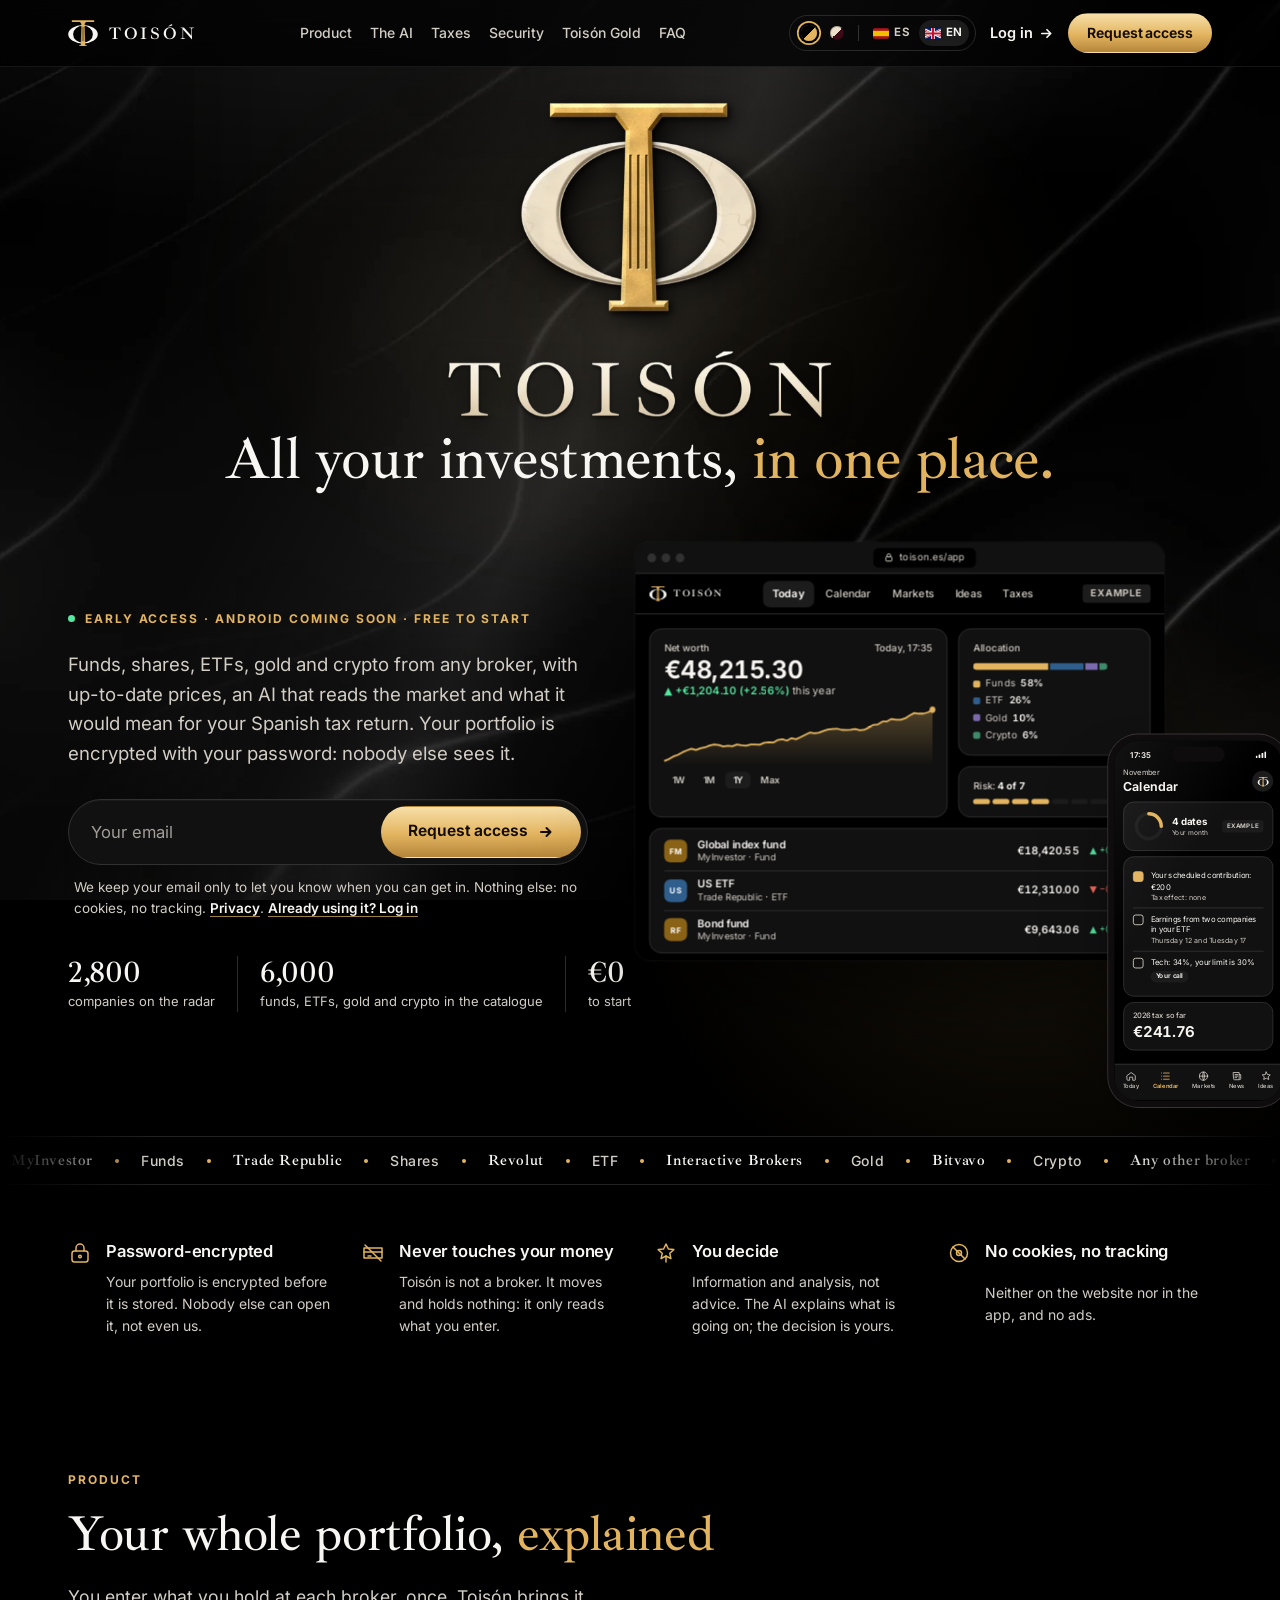
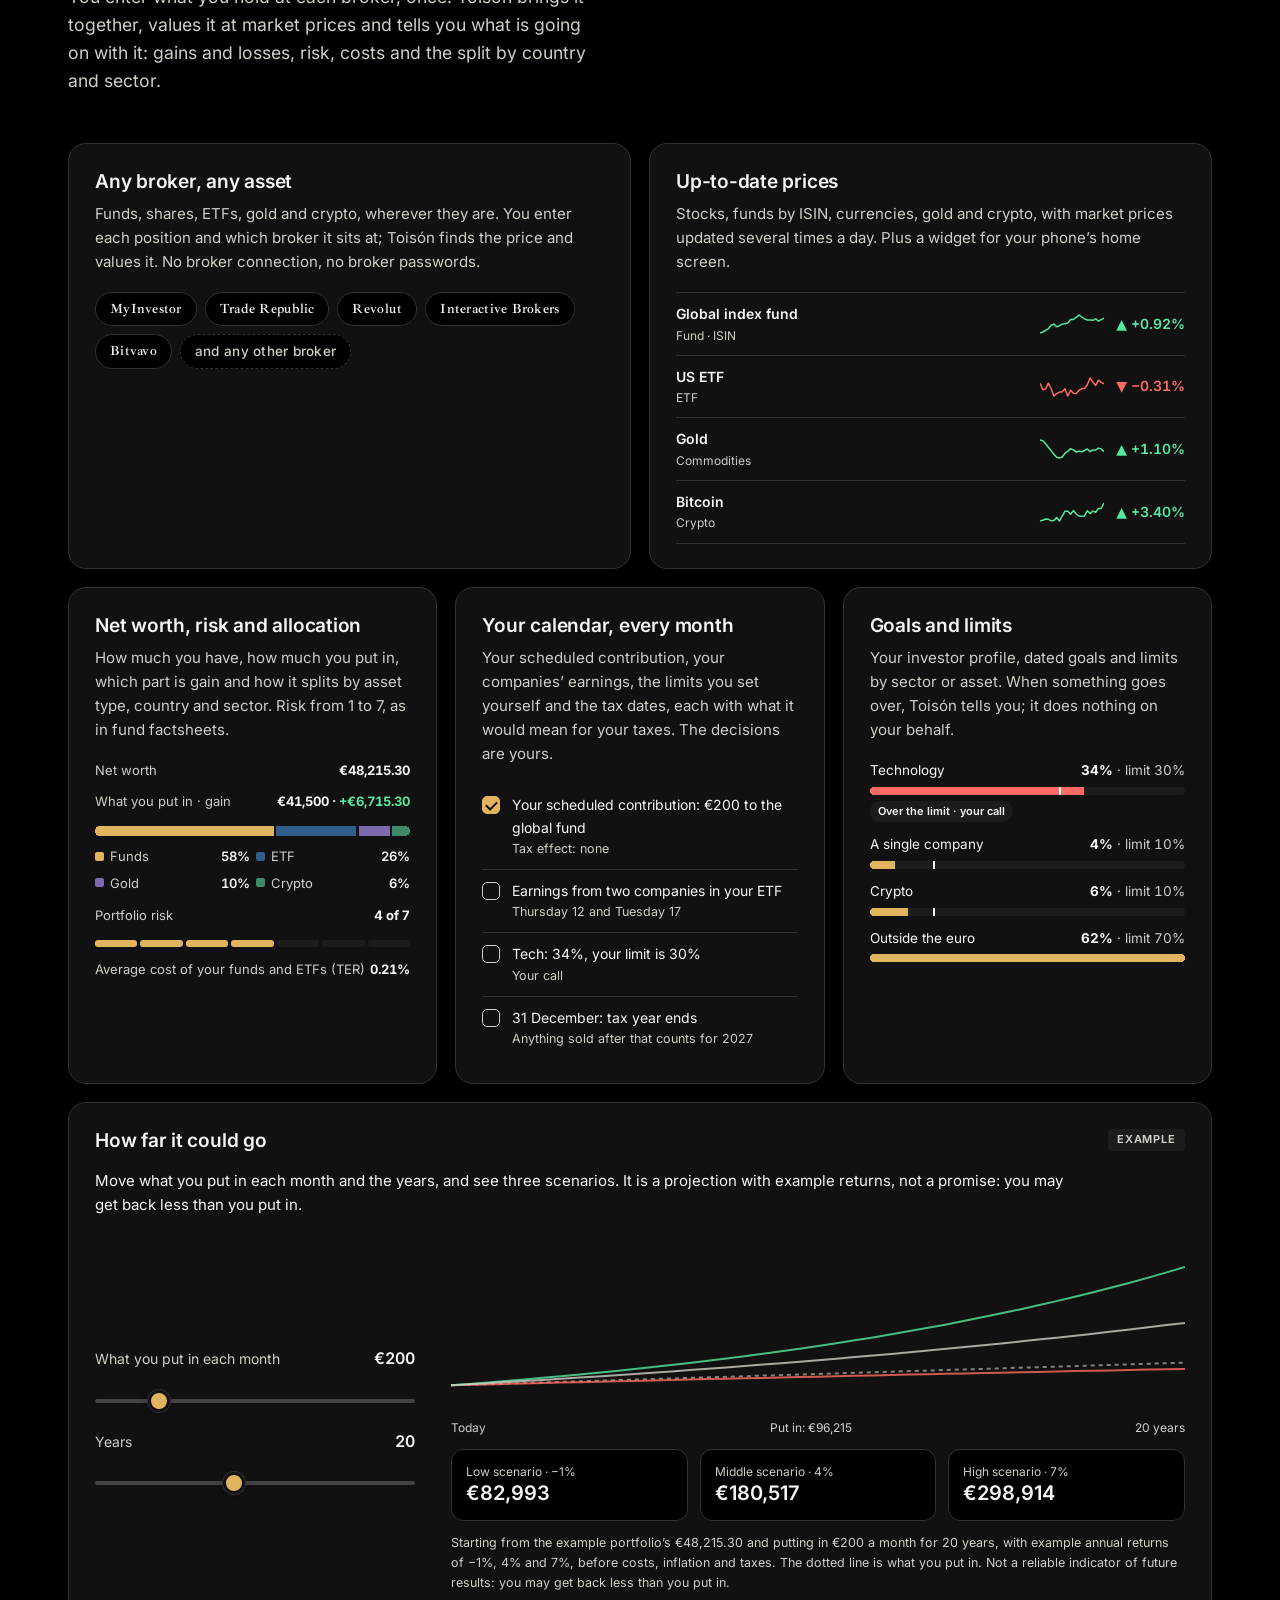
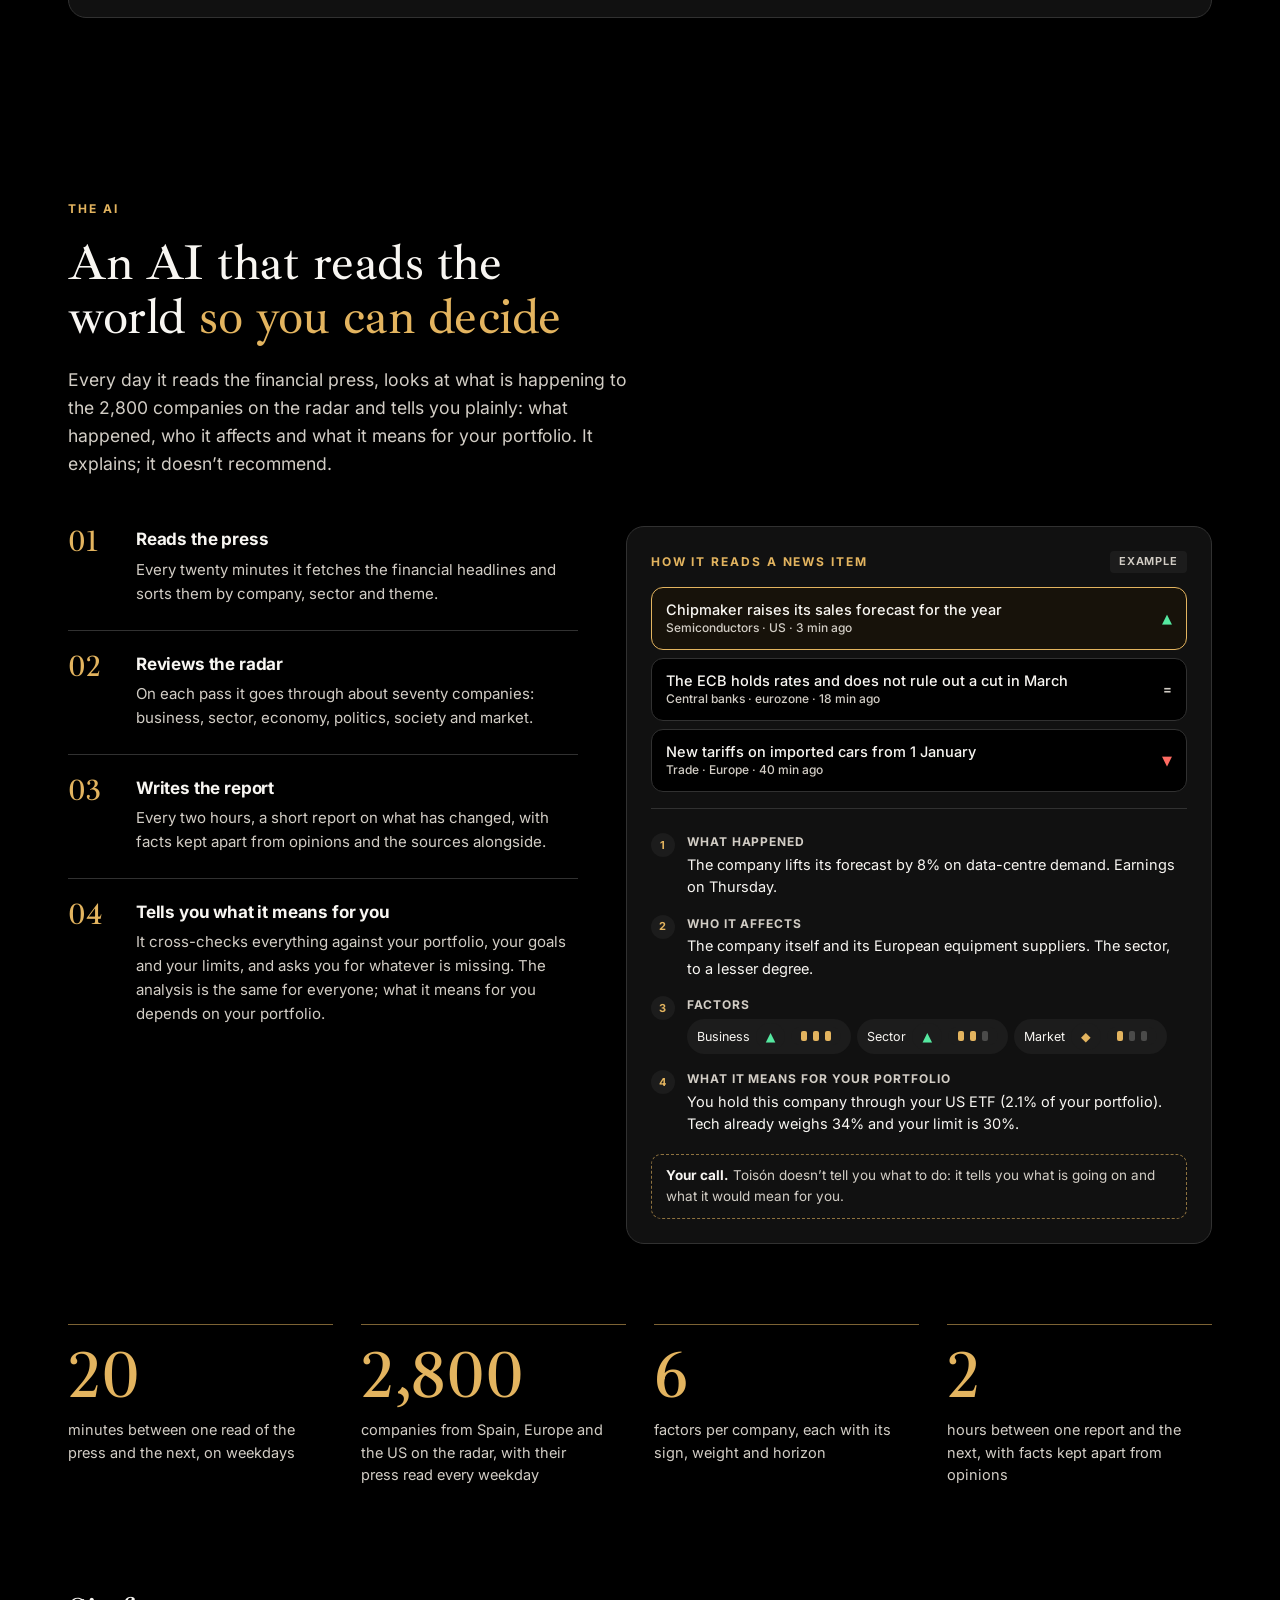
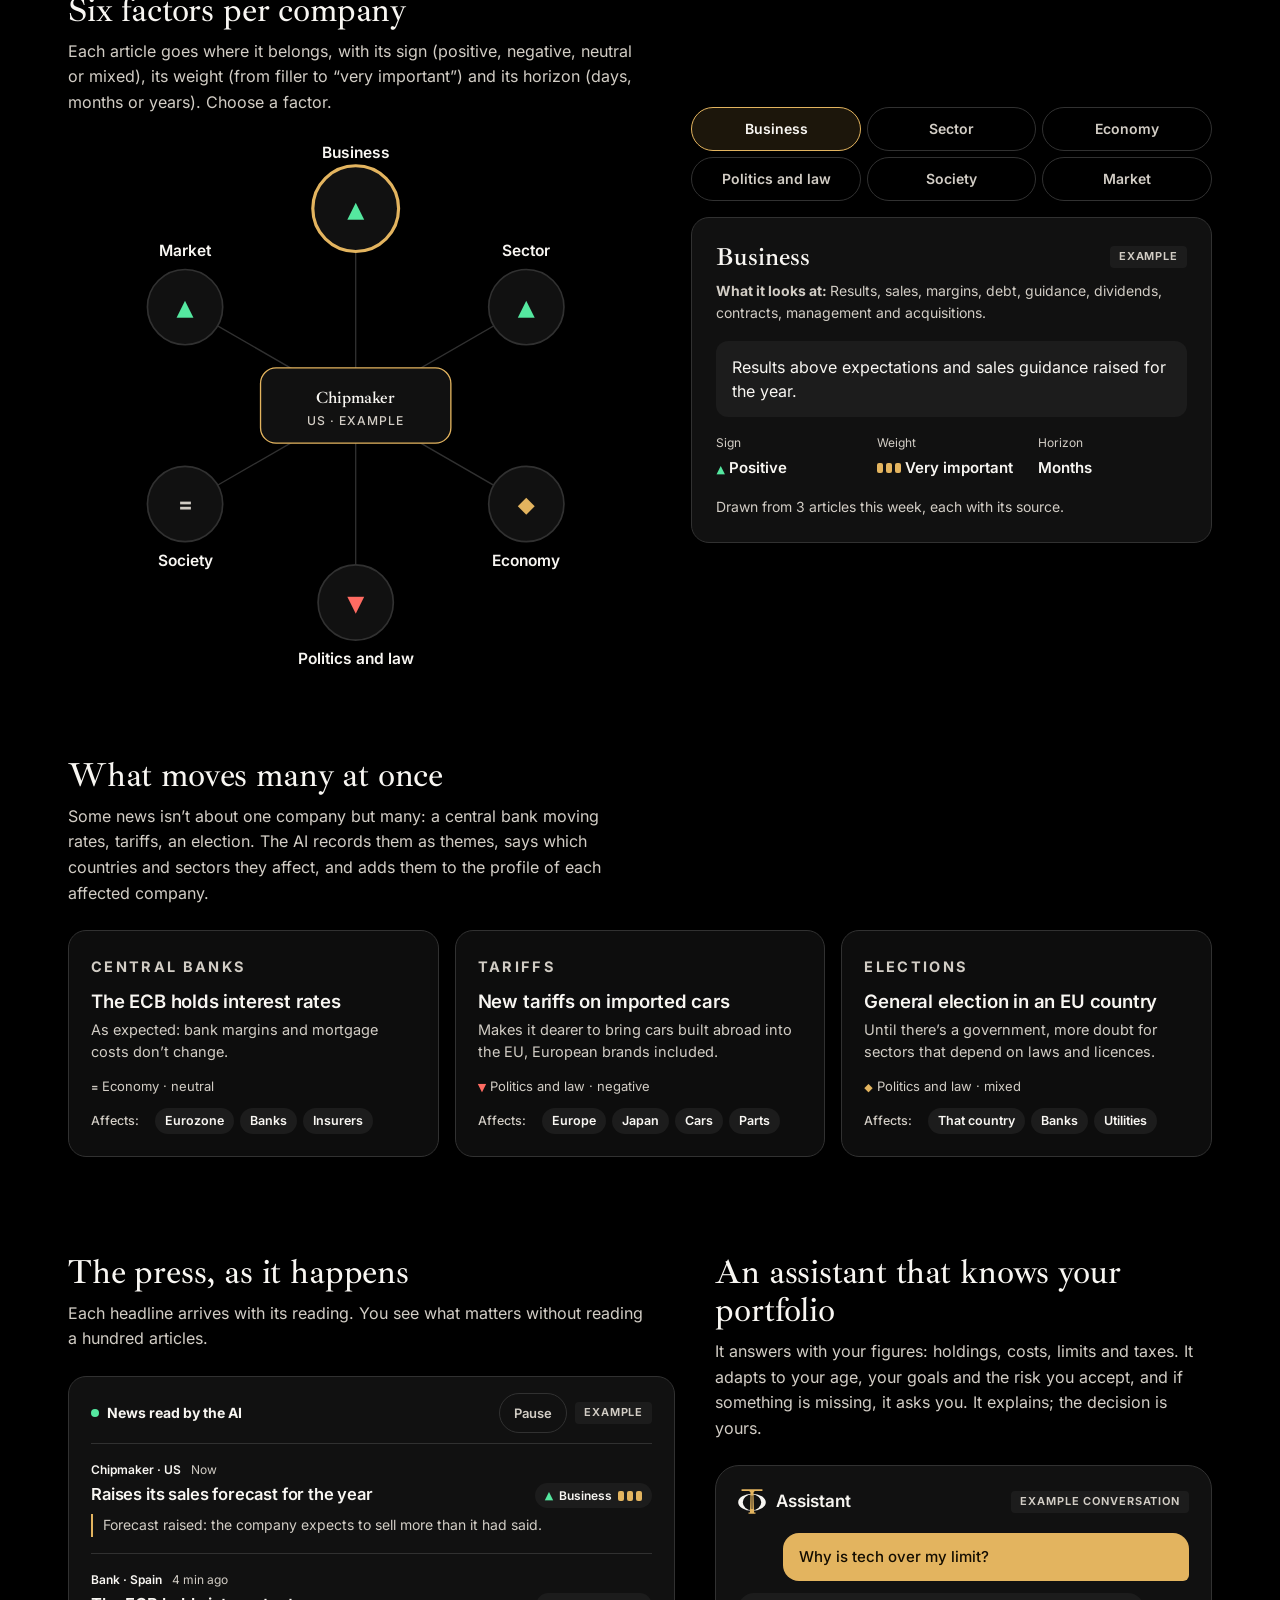
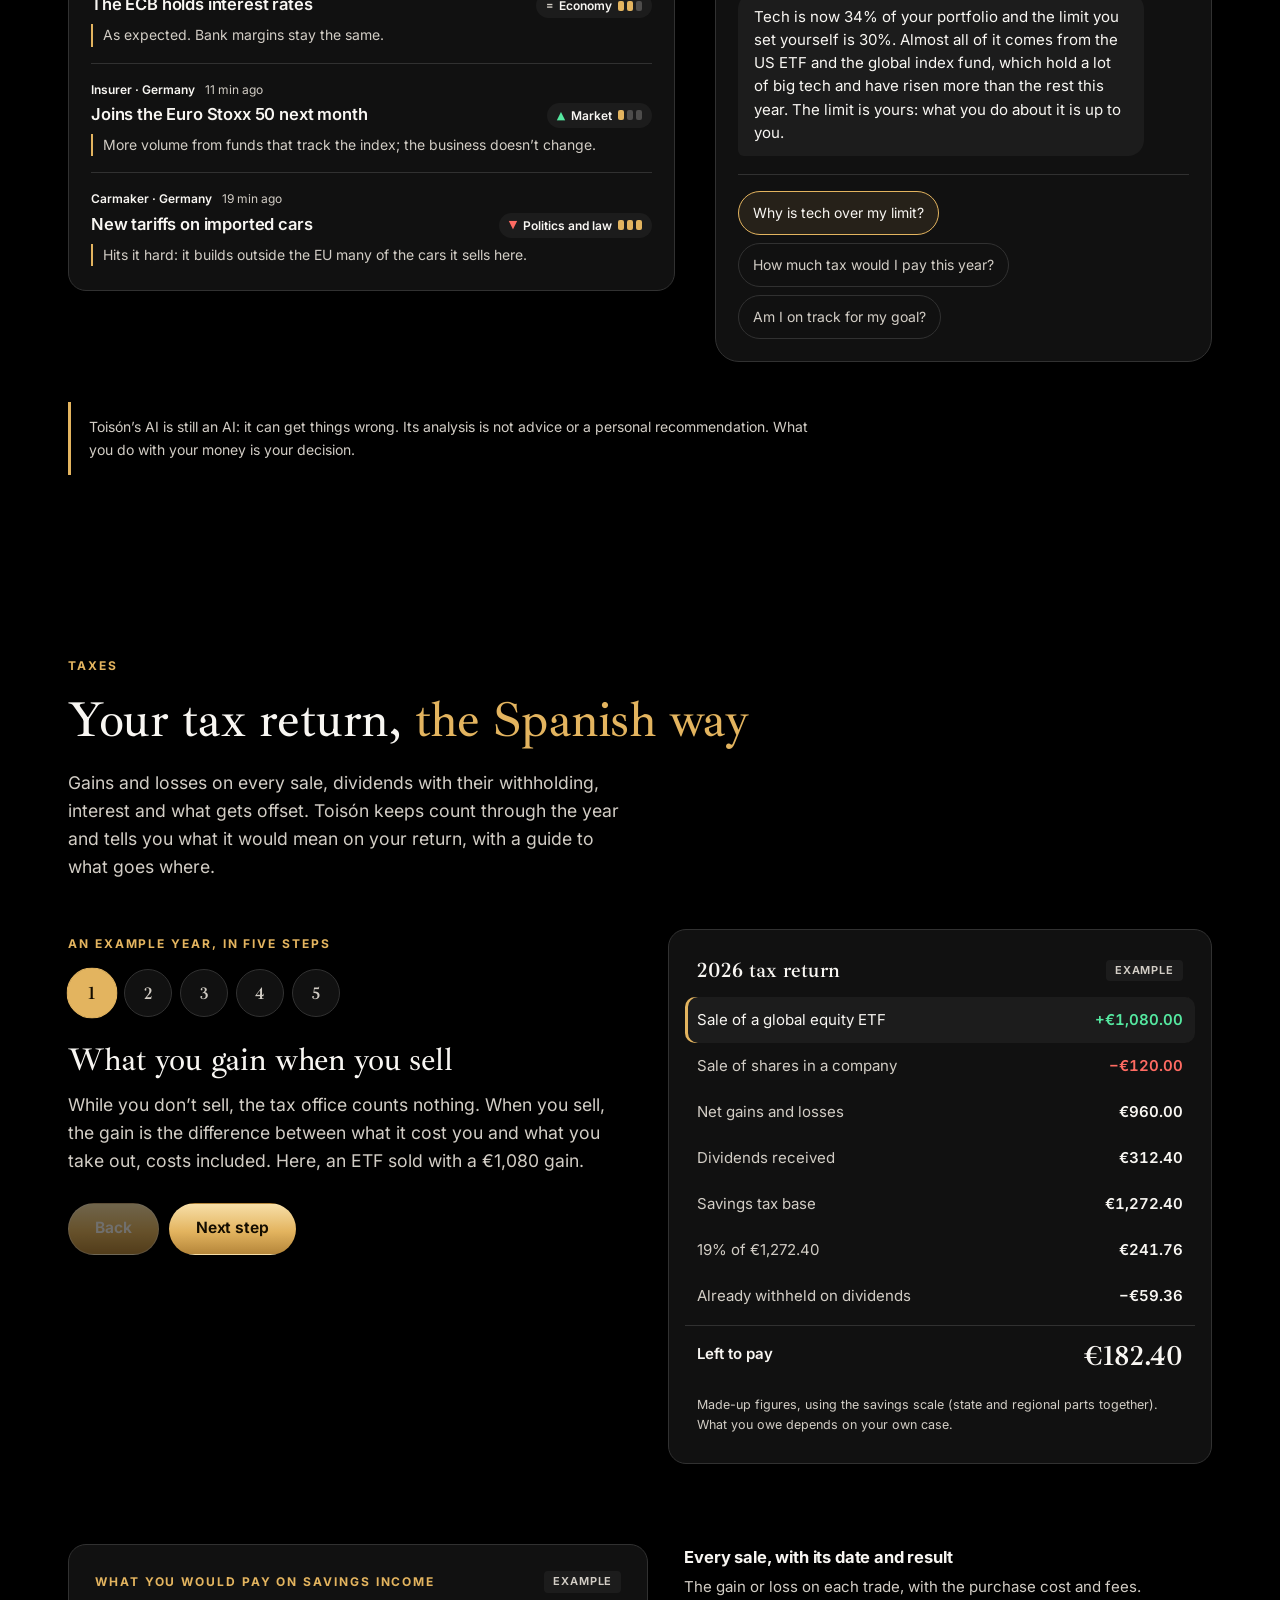
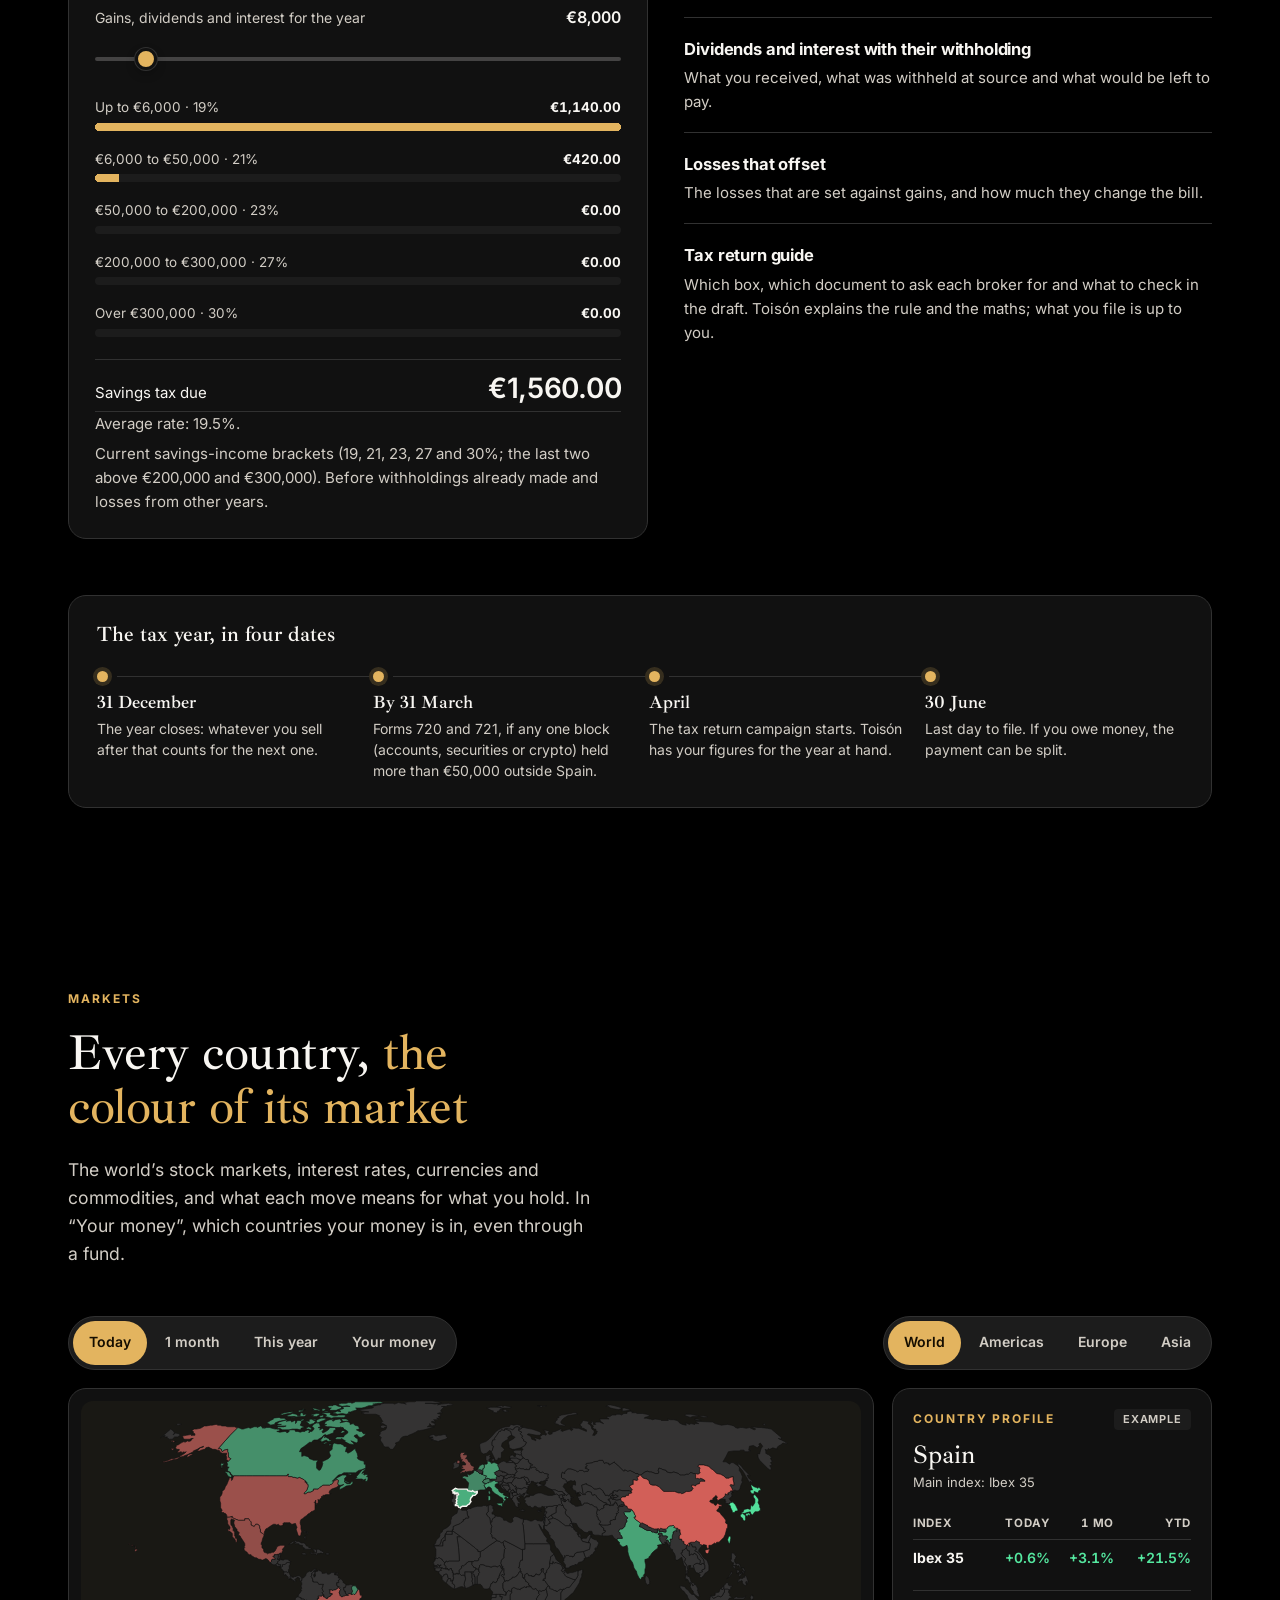
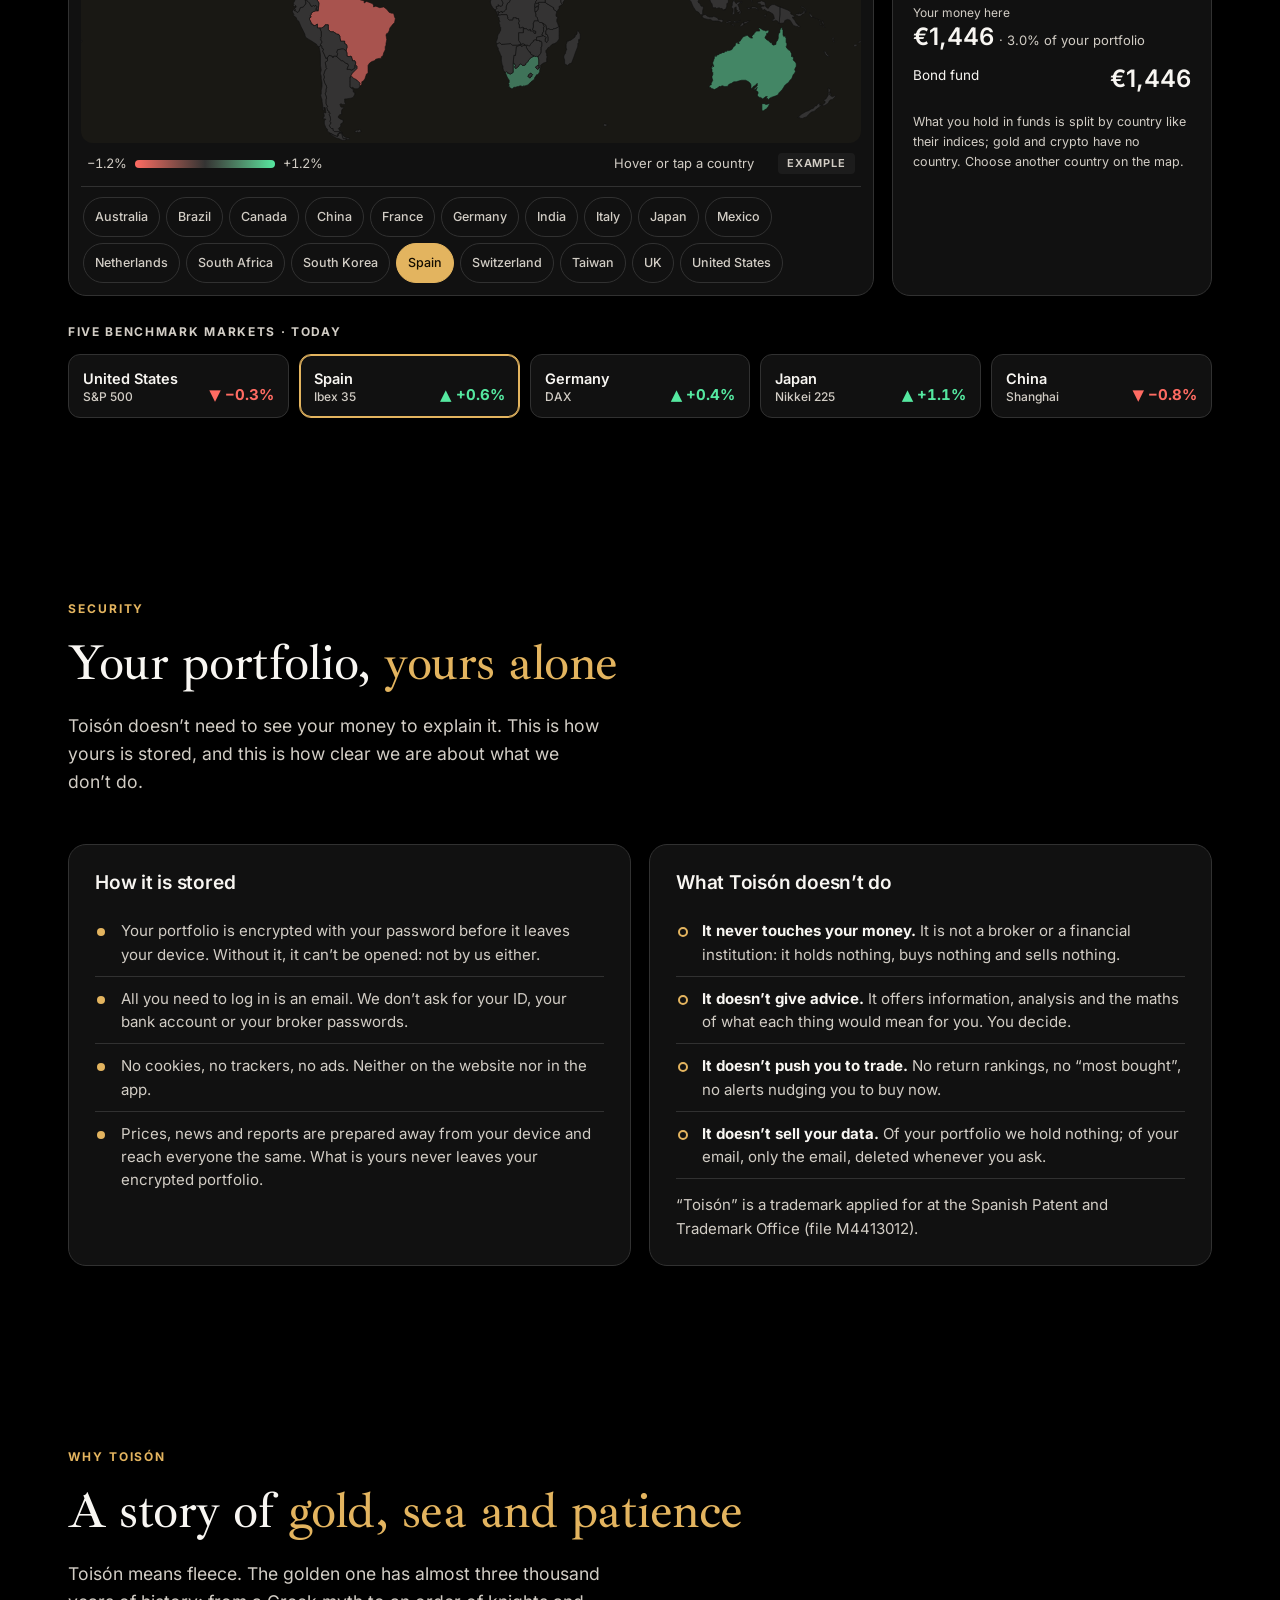
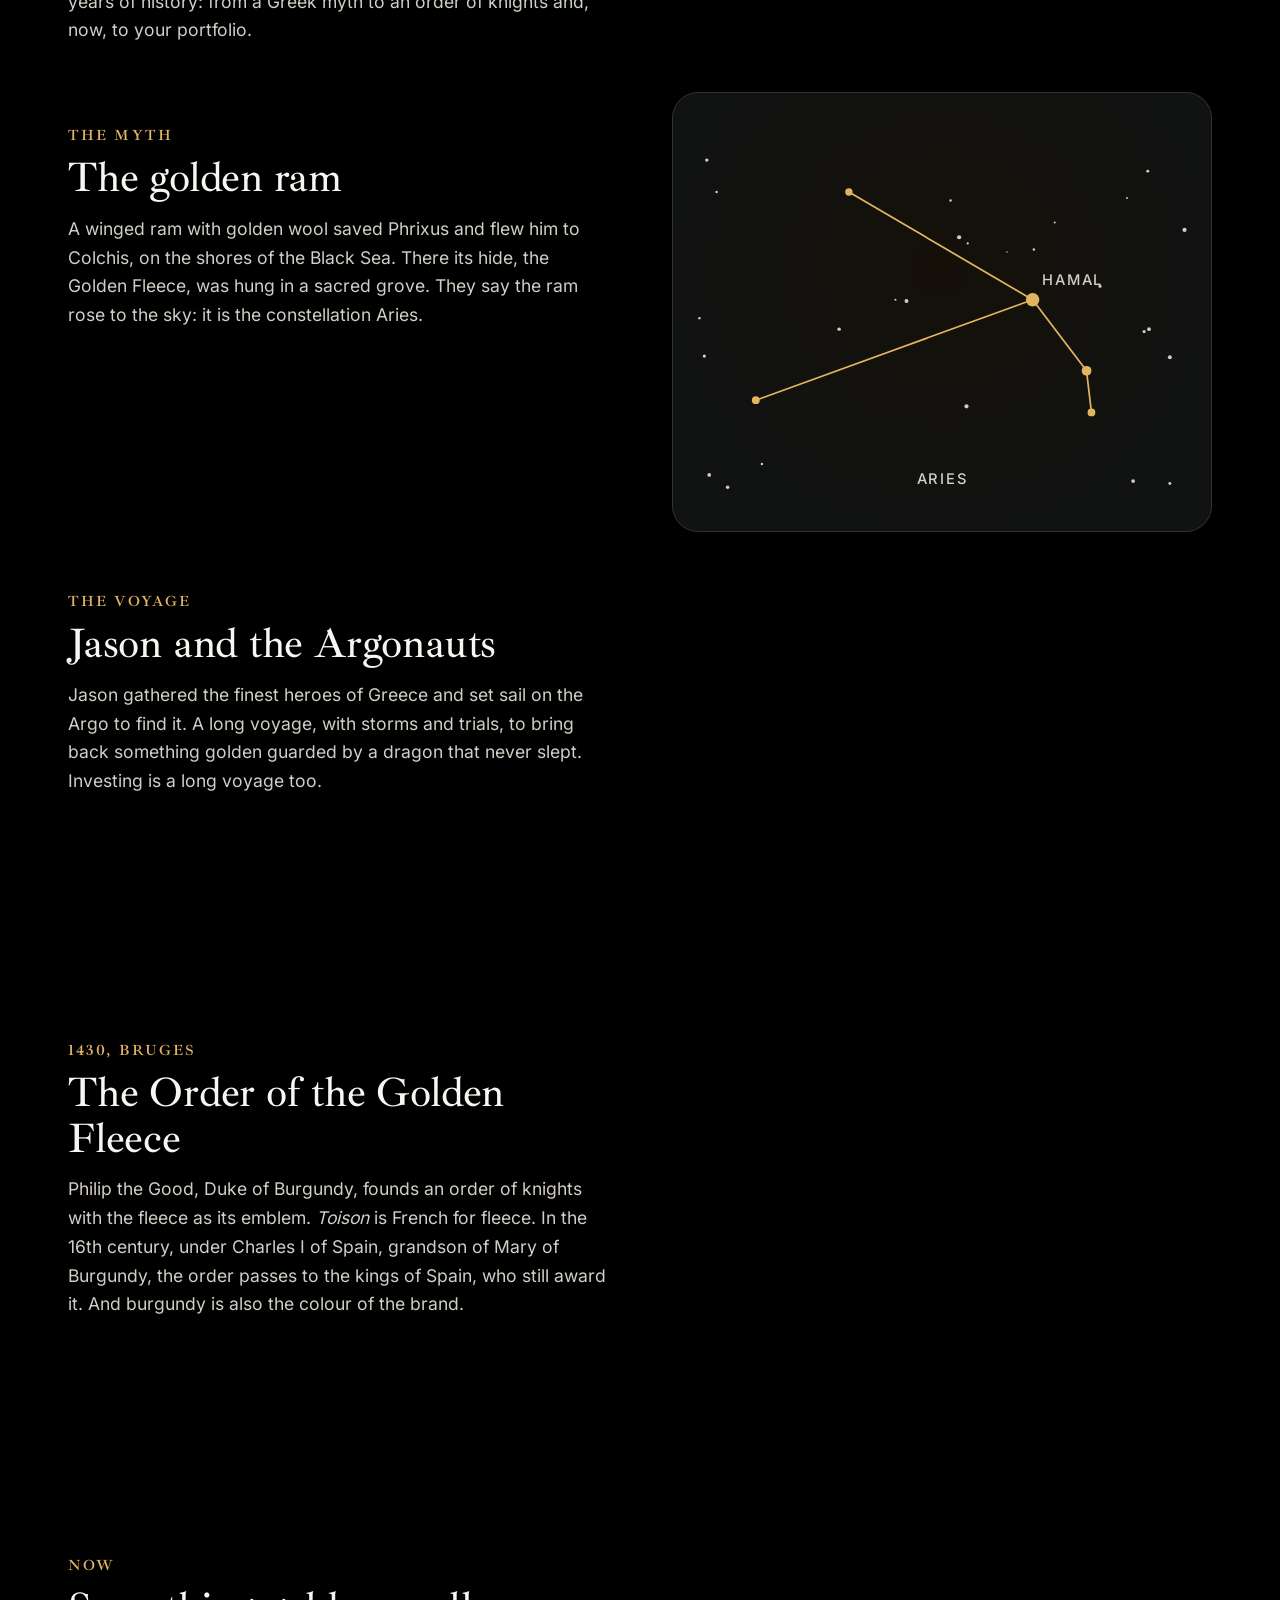
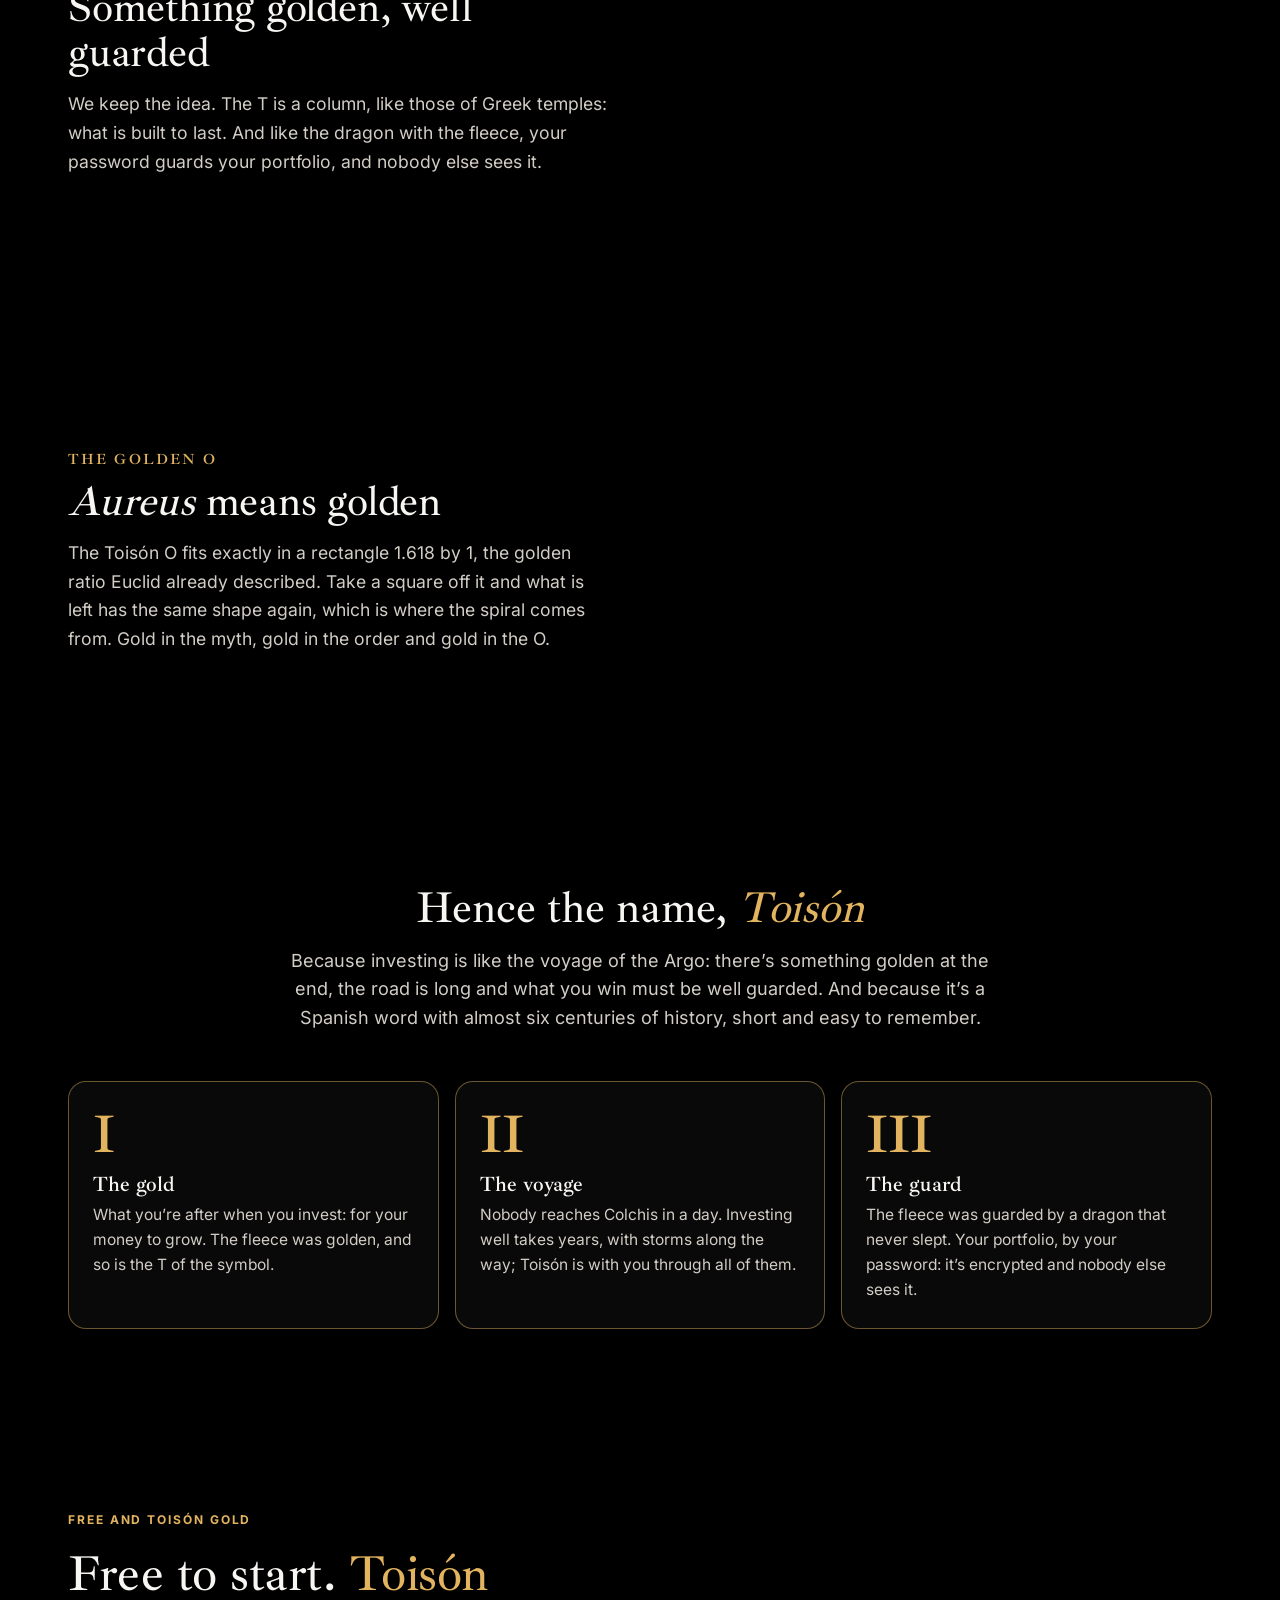
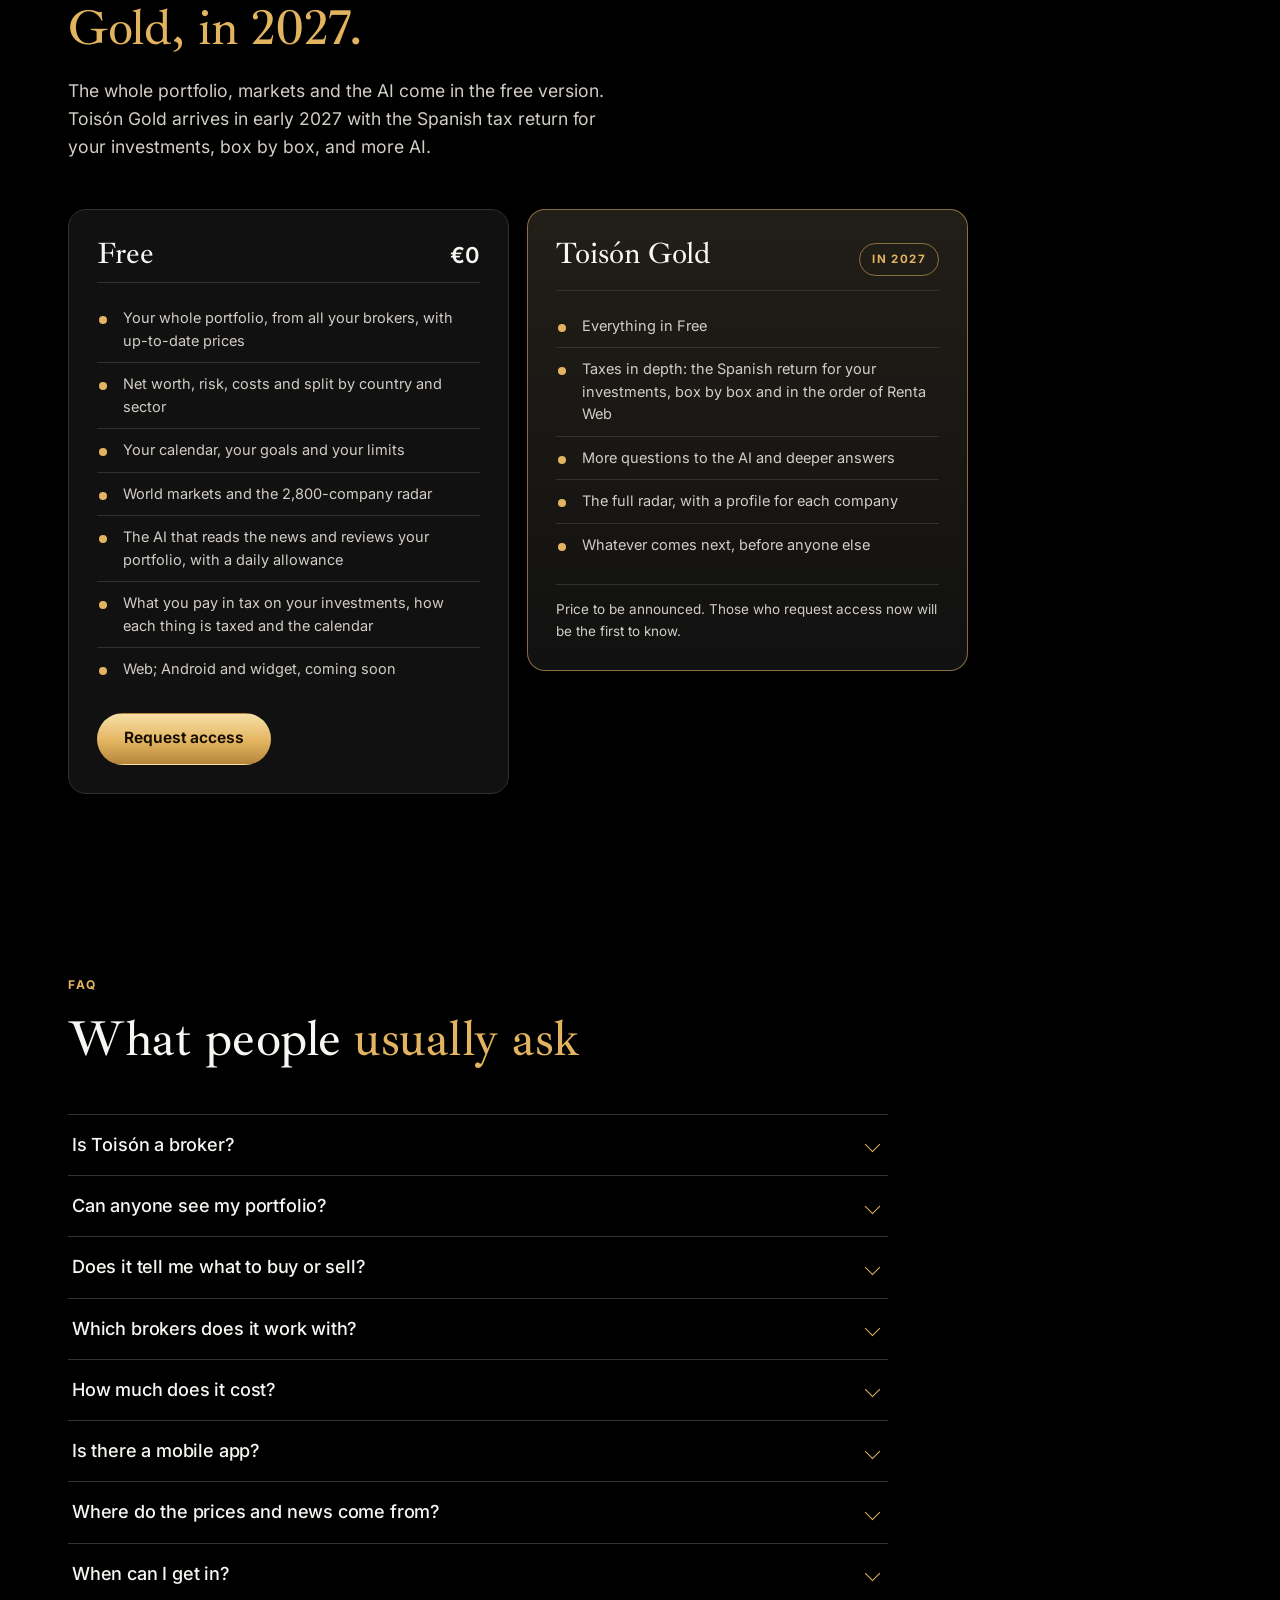
<file: index.html>
<!DOCTYPE html>
<html lang="es" data-dir="marmol">
<head>
<meta charset="utf-8">
<meta name="viewport" content="width=device-width, initial-scale=1">
<title>Toisón · Todas tus inversiones, en un solo sitio</title>
<meta name="description" content="Toisón reúne tus fondos, acciones, ETF, oro y cripto de cualquier bróker, con precios en directo, una IA que lee el mercado y lo que supondría en la renta española. Tu cartera, cifrada con tu contraseña.">
<meta name="theme-color" content="#000000">
<!-- El esquema de color dicho en la cabecera, para que el modo oscuro del móvil (Samsung Internet, los navegadores de
     WhatsApp y X) no repinte la web. Lo cambia ponDir (js/web.js) según el estilo: «dark»; en Marfil, «light dark»
     (5 nov: Samsung Internet no hace caso de «only light» y la repintaba; con «light dark» entiende que la web se ocupa
     ella del modo oscuro y no la toca, y Marfil sigue clara porque sus colores son suyos) -->
<meta name="color-scheme" content="dark">
<!-- Estilo e idioma guardados, puestos antes de pintar: sin destello de Mármol ni de español al cargar -->
<script>try{var h=document.documentElement,q=location.hash.slice(1),d=localStorage.getItem('toison-estilo'),l=localStorage.getItem('toison-lang'),D=/^(marmol|marfil)$/;if(q==='borgona')q='marfil';if(d==='borgona'){d='marfil';localStorage.setItem('toison-estilo',d);}if(D.test(q))d=q;if(D.test(d||'')){h.setAttribute('data-dir',d);document.querySelector('meta[name="color-scheme"]').content=d==='marfil'?'light dark':'dark';document.querySelector('meta[name="theme-color"]').content={marmol:'#000000',marfil:'#ede1cc'}[d];}if(l!=='en'&&l!=='es')l=(navigator.language||'').toLowerCase().indexOf('en')===0?'en':'es';h.lang=l;if(l==='en'){h.className+=' en-pend';setTimeout(function(){h.classList.remove('en-pend')},2500);}}catch(e){}</script>
<link rel="canonical" href="https://toison.es/">
<meta property="og:type" content="website">
<meta property="og:site_name" content="Toisón">
<meta property="og:locale" content="es_ES">
<meta property="og:url" content="https://toison.es/">
<meta property="og:title" content="Toisón · Todas tus inversiones, en un solo sitio">
<meta property="og:description" content="Fondos, acciones, ETF, oro y cripto de cualquier bróker, con una IA que lee el mercado por ti y lo que supondría en la renta española. Tu cartera, cifrada con tu contraseña.">
<meta property="og:image" content="https://toison.es/og.jpg">
<meta property="og:image:width" content="1200">
<meta property="og:image:height" content="630">
<meta property="og:image:alt" content="Toisón: una T dorada en forma de columna que atraviesa una O de mármol claro, sobre mármol negro">
<meta name="twitter:card" content="summary_large_image">
<meta name="twitter:title" content="Toisón · Todas tus inversiones, en un solo sitio">
<meta name="twitter:description" content="Fondos, acciones, ETF, oro y cripto de cualquier bróker, con una IA que lee el mercado por ti y lo que supondría en la renta española.">
<meta name="twitter:image" content="https://toison.es/og.jpg">
<link rel="icon" type="image/webp" href="toison-icono.webp">
<link rel="apple-touch-icon" href="toison-icono.webp">
<link rel="preload" href="fonts/ibarra.woff2" as="font" type="font/woff2" crossorigin>
<link rel="preload" href="fonts/inter.woff2" as="font" type="font/woff2" crossorigin>
<link rel="stylesheet" href="css/web.css?v=20261107l">
</head>
<body>

<svg width="0" height="0" style="position:absolute" aria-hidden="true">
  <defs>
    <path id="o" d="M-80.9 0A80.9 50 0 1 1 80.9 0A80.9 50 0 1 1 -80.9 0ZM-54.1 0A54.1 46.4 0 1 0 54.1 0A54.1 46.4 0 1 0 -54.1 0Z"/>
    <path id="t" d="M-61.15 -76L61.15 -76L61.15 -66.7L16.25 -66.7L9.05 -57L12.25 60L20.5 60L20.5 67.2L-20.5 67.2L-20.5 60L-12.25 60L-9.05 -57L-16.25 -66.7L-61.15 -66.7ZM-6.45 -40.5L-6.45 38.5L-4.55 38.5L-4.55 -40.5ZM-0.95 -40.5L-0.95 38.5L0.95 38.5L0.95 -40.5ZM4.55 -40.5L4.55 38.5L6.45 38.5L6.45 -40.5Z"/>
  </defs>
  <defs id="defs-mapa"></defs>
</svg>

<div class="progreso" aria-hidden="true"></div>
<div class="brillo" aria-hidden="true"></div>

<a class="salta" href="#inicio" data-t="salta">Saltar al contenido</a>

<header class="nav" id="nav">
  <div class="cont">
    <a class="logo" href="#inicio" aria-label="Toisón, inicio" data-t-aria="logoAria">
      <svg viewBox="-82 -78 164 147" aria-hidden="true"><use class="s-o" href="#o"/><use class="s-t" href="#t"/></svg>
      <b>TOISÓN</b>
    </a>
    <nav class="menu" aria-label="Secciones" data-t-aria="menuAria">
      <a href="#producto" data-t="mProducto">Producto</a>
      <a href="#ia" data-t="mIA">La IA</a>
      <a href="#hacienda" data-t="mHacienda">Hacienda</a>
      <a href="#seguridad" data-t="mSeguridad">Seguridad</a>
      <a href="#pro" data-t="mPro">Toisón Dorado</a>
      <a href="#preguntas" data-t="mPreguntas">Preguntas</a>
    </nav>
    <div class="derecha">
      <div class="ajustes">
        <div class="estilo" role="group" aria-label="Estilo" data-t-aria="estiloAria">
          <button type="button" data-dir="marmol" aria-pressed="true" aria-label="Mármol" data-t-aria="marmolAria"><i class="m-marmol"></i></button>
          <button type="button" data-dir="marfil" aria-pressed="false" aria-label="Marfil" data-t-aria="marfilAria"><i class="m-marfil"></i></button>
        </div>
        <span class="sep" aria-hidden="true"></span>
        <div class="idioma" role="group" aria-label="Idioma" data-t-aria="idiomaAria">
          <button type="button" data-lang="es" aria-pressed="true" lang="es"><svg class="bandera" viewBox="0 0 30 20" aria-hidden="true"><rect width="30" height="20" fill="#AA151B"/><rect y="5" width="30" height="10" fill="#F1BF00"/></svg>ES</button>
          <button type="button" data-lang="en" aria-pressed="false" lang="en"><svg class="bandera" viewBox="0 0 60 30" preserveAspectRatio="xMidYMid slice" aria-hidden="true"><clipPath id="uk1a"><path d="M0 0v30h60V0z"/></clipPath><clipPath id="uk1b"><path d="M30 15h30v15zv15H0zH0V0zV0h30z"/></clipPath><g clip-path="url(#uk1a)"><path d="M0 0v30h60V0z" fill="#012169"/><path d="M0 0l60 30m0-30L0 30" stroke="#fff" stroke-width="6"/><path d="M0 0l60 30m0-30L0 30" clip-path="url(#uk1b)" stroke="#C8102E" stroke-width="4"/><path d="M30 0v30M0 15h60" stroke="#fff" stroke-width="10"/><path d="M30 0v30M0 15h60" stroke="#C8102E" stroke-width="6"/></g></svg>EN</button>
        </div>
      </div>
      <a class="entrar" href="https://toison.es/app" data-app><span data-t="entrar">Mi cuenta</span><svg viewBox="0 0 16 16" aria-hidden="true"><path d="M3 8h9M8.5 4l4 4-4 4"/></svg></a>
      <a class="boton chico" href="#acceso" data-t="pedir">Pedir acceso</a>
      <button type="button" class="menu-btn" aria-expanded="false" aria-controls="menu-movil" aria-label="Menú" data-t-aria="menuBtnAria"><svg viewBox="0 0 24 24" aria-hidden="true"><path d="M4 7h16M4 12h16M4 17h16"/></svg></button>
    </div>
  </div>
  <div class="menu-movil" id="menu-movil" hidden>
    <a href="#producto" data-t="mProducto">Producto</a><a href="#ia" data-t="mIA">La IA</a><a href="#hacienda" data-t="mHacienda">Hacienda</a><a href="#seguridad" data-t="mSeguridad">Seguridad</a><a href="#nombre" data-t="pfNombre">Por qué Toisón</a><a href="#pro" data-t="mPro">Toisón Dorado</a><a href="#preguntas" data-t="mPreguntas">Preguntas</a>
    <div class="mm-ajustes">
      <div class="estilo" role="group" aria-label="Estilo" data-t-aria="estiloAria">
        <button type="button" data-dir="marmol" aria-pressed="true" aria-label="Mármol" data-t-aria="marmolAria"><i class="m-marmol"></i></button>
        <button type="button" data-dir="marfil" aria-pressed="false" aria-label="Marfil" data-t-aria="marfilAria"><i class="m-marfil"></i></button>
      </div>
      <div class="idioma" role="group" aria-label="Idioma" data-t-aria="idiomaAria">
        <button type="button" data-lang="es" aria-pressed="true" lang="es"><svg class="bandera" viewBox="0 0 30 20" aria-hidden="true"><rect width="30" height="20" fill="#AA151B"/><rect y="5" width="30" height="10" fill="#F1BF00"/></svg>ES</button>
        <button type="button" data-lang="en" aria-pressed="false" lang="en"><svg class="bandera" viewBox="0 0 60 30" preserveAspectRatio="xMidYMid slice" aria-hidden="true"><clipPath id="uk2a"><path d="M0 0v30h60V0z"/></clipPath><clipPath id="uk2b"><path d="M30 15h30v15zv15H0zH0V0zV0h30z"/></clipPath><g clip-path="url(#uk2a)"><path d="M0 0v30h60V0z" fill="#012169"/><path d="M0 0l60 30m0-30L0 30" stroke="#fff" stroke-width="6"/><path d="M0 0l60 30m0-30L0 30" clip-path="url(#uk2b)" stroke="#C8102E" stroke-width="4"/><path d="M30 0v30M0 15h60" stroke="#fff" stroke-width="10"/><path d="M30 0v30M0 15h60" stroke="#C8102E" stroke-width="6"/></g></svg>EN</button>
      </div>
    </div>
  </div>
</header>

<main id="inicio">

<!-- ========== PORTADA: arriba, el escudo de cada estilo con el titular; debajo, el correo, las cifras y la app ========== -->
<section class="hero" aria-label="Portada" data-t-aria="portadaAria">
  <div class="cont hero-grid">
    <div class="escudo">
      <!-- Mármol: el logo en relieve, que se dibuja y respira -->
      <div class="esc-marmol">
        <div class="relieve"><div class="lento">
          <img src="toison-marmol.webp" width="1120" height="640" fetchpriority="high" decoding="async" alt="Toisón: una T dorada en forma de columna que atraviesa una O de mármol claro" data-t-alt="logoAlt">
          <svg class="vec" viewBox="0 0 1120 640" aria-hidden="true"><g transform="translate(558 249) scale(2.08)"><path class="vo" pathLength="2" d="M-80.9 0A80.9 50 0 1 1 80.9 0A80.9 50 0 1 1 -80.9 0ZM-54.1 0A54.1 46.4 0 1 0 54.1 0A54.1 46.4 0 1 0 -54.1 0Z"/><path class="vt" pathLength="2" d="M-61.15 -76L61.15 -76L61.15 -66.7L16.25 -66.7L9.05 -57L12.25 60L20.5 60L20.5 67.2L-20.5 67.2L-20.5 60L-12.25 60L-9.05 -57L-16.25 -66.7L-61.15 -66.7Z"/></g></svg>
        </div></div>
      </div>
      <!-- Marfil: la cabecera de un periódico -->
      <div class="esc-marfil">
        <div class="filete"><span data-t="croNum">Número 0 · Noviembre de 2026</span><span data-t="croSec">Inversiones · Renta · Mercados</span><span data-t="croHoy">Acceso anticipado · Android muy pronto</span></div>
        <div class="cabecera" aria-hidden="true">
          <svg viewBox="-82 -78 164 147"><use class="s-o" href="#o"/><use class="s-t" href="#t"/></svg>
          <p class="palabra"><span style="--i:0">T</span><span style="--i:1">O</span><span style="--i:2">I</span><span style="--i:3">S</span><span style="--i:4">Ó</span><span style="--i:5">N</span></p>
        </div>
        <p class="lema" data-t="croLema">Algo de oro, bien guardado. Tu cartera, entera y explicada.</p>
      </div>
    </div>

    <h1 data-t="h1" data-split>Todas tus inversiones, <em>en un solo sitio.</em></h1>

    <div class="texto">
      <p class="k k-hero"><span class="punto" aria-hidden="true"></span><span data-t="kHero">Acceso anticipado · Android muy pronto · Gratis para empezar</span></p>
      <p class="ent" data-t="heroEnt">Fondos, acciones, ETF, oro y cripto de cualquier bróker, con los precios al día, una IA que lee el mercado y lo que supondría en la renta española. Tu cartera va cifrada con tu contraseña: nadie más la ve.</p>

      <form class="acceso" id="acceso" action="#" aria-label="Pedir acceso" data-t-aria="accesoAria" novalidate>
        <label class="sr" for="correo" data-t="tuCorreo">Tu correo</label>
        <div class="campo">
          <input id="correo" type="email" name="correo" placeholder="Tu correo" data-t-ph="tuCorreo" autocomplete="email" inputmode="email" required maxlength="120">
          <input class="sr" type="text" name="web" tabindex="-1" autocomplete="off" aria-hidden="true">
          <button type="submit" class="boton"><span data-t="pedir">Pedir acceso</span><svg viewBox="0 0 16 16" aria-hidden="true"><path d="M3 8h9M8.5 4l4 4-4 4"/></svg></button>
        </div>
        <p class="nota"><span class="aviso-f" aria-live="polite"></span><span data-t="notaAcceso">Guardamos tu correo solo para avisarte cuando puedas entrar. Nada más: sin cookies ni rastreo. <a href="#privacidad" data-t="verPriv">Privacidad</a>.</span> <a href="https://toison.es/app" data-app data-t="yaUsas">¿Ya la usas? Entrar</a></p>
      </form>

      <ul class="cifras" aria-label="Toisón en cifras" data-t-aria="cifrasAria">
        <li><b class="num" data-count="2800">2.800</b><span data-t="c1">empresas en el radar</span></li>
        <li><b class="num" data-count="6000">6.000</b><span data-t="c2">fondos, ETF, oro y cripto en el catálogo</span></li>
        <li><b class="num" data-t="cero">0 €</b><span data-t="c3">para empezar</span></li>
      </ul>
    </div>

    <div class="demo-wrap" role="group" aria-label="La app de Toisón, dibujada con datos de ejemplo" data-t-aria="demoAria">
      <div class="demo" id="demo">
        <div class="ventana" id="ventana">
          <div class="barra-nav-web" aria-hidden="true">
            <span class="luces"><i></i><i></i><i></i></span>
            <span class="url"><svg viewBox="0 0 16 16"><rect x="3" y="7" width="10" height="7" rx="1.5"/><path d="M5 7V5a3 3 0 0 1 6 0v2"/></svg>toison.es/app</span>
          </div>
          <div class="app">
            <div class="app-cab">
              <span class="app-logo"><svg viewBox="-82 -78 164 147" aria-hidden="true"><use class="s-o" href="#o"/><use class="s-t" href="#t"/></svg><b>TOISÓN</b></span>
              <div class="app-tabs" role="tablist" aria-label="Pantallas de ejemplo" data-t-aria="tabsAria">
                <button type="button" role="tab" aria-selected="true" data-p="cartera" data-t="tCartera">Hoy</button>
                <button type="button" role="tab" aria-selected="false" data-p="paso" data-t="tPaso">Calendario</button>
                <button type="button" role="tab" aria-selected="false" data-p="mercados" data-t="tMercados">Mercados</button>
                <button type="button" role="tab" aria-selected="false" data-p="expertos" data-t="tExpertos">Ideas</button>
                <button type="button" role="tab" aria-selected="false" data-p="hacienda" data-t="tHacienda">Hacienda</button>
              </div>
              <span class="ejemplo" data-t="ejemplo">Ejemplo</span>
            </div>
            <div class="app-cuerpo" id="app-cuerpo" aria-live="polite"></div>
          </div>
        </div>
        <div class="movil" id="movil" aria-hidden="true"></div>
      </div>
    </div>
  </div>
  </div>
  <div class="hero-fondo" aria-hidden="true"></div>
</section>

<div class="cinta" aria-hidden="true"><div class="cinta-in" id="cinta"></div></div>

<!-- ========== CONFIANZA ========== -->
<section class="confianza" aria-labelledby="t-conf">
  <div class="cont">
    <h2 id="t-conf" class="sr" data-t="hConf">Lo que Toisón hace y lo que no</h2>
    <ul class="conf-grid">
      <li class="r">
        <svg viewBox="0 0 24 24" aria-hidden="true"><rect x="4" y="10" width="16" height="11" rx="2.5"/><path d="M8 10V7a4 4 0 0 1 8 0v3"/><circle cx="12" cy="15.5" r="1.3"/></svg>
        <b data-t="cf1">Cifrada con tu contraseña</b>
        <p data-t="cf1p">Tu cartera se cifra antes de guardarse. Nadie más la puede abrir, tampoco nosotros.</p>
      </li>
      <li class="r">
        <svg viewBox="0 0 24 24" aria-hidden="true"><path d="M3 7h18v10H3z"/><path d="M3 11h18"/><path d="M7 15h3"/><path d="M4 4l16 16"/></svg>
        <b data-t="cf2">No toca tu dinero</b>
        <p data-t="cf2p">Toisón no es un bróker. No mueve ni custodia nada: solo lee lo que tú apuntas.</p>
      </li>
      <li class="r">
        <svg viewBox="0 0 24 24" aria-hidden="true"><path d="M12 3l2.4 5 5.4.6-4 3.7 1.1 5.3L12 15l-4.9 2.6 1.1-5.3-4-3.7 5.4-.6z"/><path d="M12 15v6"/></svg>
        <b data-t="cf3">Decides tú</b>
        <p data-t="cf3p">Información y análisis, no asesoramiento. La IA explica lo que pasa; la decisión es tuya.</p>
      </li>
      <li class="r">
        <svg viewBox="0 0 24 24" aria-hidden="true"><circle cx="12" cy="12" r="8.5"/><path d="M6 6l12 12"/><circle cx="12" cy="12" r="2.5"/></svg>
        <b data-t="cf4">Sin cookies ni rastreo</b>
        <p data-t="cf4p">Ni en la web ni en la app, y sin anuncios.</p>
      </li>
    </ul>
  </div>
</section>

<!-- ========== PRODUCTO ========== -->
<section id="producto" class="seccion producto" aria-labelledby="t-prod">
  <div class="cont">
    <div class="cab-sec r">
      <p class="k" data-rom="I" data-t="kProd">Producto</p>
      <h2 id="t-prod" data-t="hProd" data-split>Tu cartera entera, <em>explicada</em></h2>
      <p class="ent" data-t="entProd">Apuntas lo que tienes en cada bróker, una vez. Toisón lo junta, lo valora con precios de mercado y te cuenta qué pasa con ello: lo que ganas y pierdes, el riesgo, los costes y el reparto por países y sectores.</p>
    </div>
    <div class="bento">
      <article class="tarjeta r b-brokers">
        <h3 data-t="b1">Cualquier bróker, cualquier activo</h3>
        <p data-t="b1p">Fondos, acciones, ETF, oro y cripto, estén donde estén. Apuntas cada posición y en qué bróker está; Toisón busca el precio y lo valora. Sin conectarse a tu bróker ni pedirte sus claves.</p>
        <ul class="chips" aria-label="Brókers y exchanges de ejemplo" data-t-aria="chipsAria"><li>MyInvestor</li><li>Trade Republic</li><li>Revolut</li><li>Interactive Brokers</li><li>Bitvavo</li><li data-t="b1otros">y cualquier otro</li></ul>
      </article>
      <article class="tarjeta r b-precios">
        <h3 data-t="b2">Precios al día</h3>
        <p data-t="b2p">Bolsas, fondos por ISIN, divisas, oro y cripto, con precios de mercado actualizados varias veces al día. Y un widget en la pantalla de inicio del móvil.</p>
        <div class="mini-lista" id="mini-precios"></div>
      </article>
      <article class="tarjeta r b-riesgo">
        <h3 data-t="b3">Patrimonio, riesgo y reparto</h3>
        <p data-t="b3p">Cuánto tienes, cuánto has puesto, qué parte es ganancia y cómo se reparte por tipo de activo, país y sector. El riesgo, del 1 al 7, como en los folletos de los fondos.</p>
        <div class="reparto-g" id="reparto-g"></div>
      </article>
      <article class="tarjeta r b-paso">
        <h3 data-t="b4">Tu calendario, cada mes</h3>
        <p data-t="b4p">Tu aportación programada, los resultados de tus empresas, los límites que te has puesto y las fechas de Hacienda, cada una con lo que supondría en la renta. Las decisiones, tuyas.</p>
        <ul class="lista-check" id="lista-paso"></ul>
      </article>
      <article class="tarjeta r b-objetivos">
        <h3 data-t="b5">Objetivos y límites</h3>
        <p data-t="b5p">Tu perfil de inversor, metas con fecha y límites por sector o por activo. Cuando algo se pasa, Toisón te lo dice; no hace nada por ti.</p>
        <div class="limites" id="limites"></div>
      </article>
      <article class="tarjeta r b-futuro">
        <div class="fut-cab">
          <div>
            <h3 data-t="b6">Hasta dónde podrías llegar</h3>
            <p data-t="b6p">Mueve lo que aportas al mes y los años, y mira tres escenarios. Es una proyección con rentabilidades de ejemplo, no una promesa: puedes recuperar menos de lo aportado.</p>
          </div>
          <span class="ejemplo" data-t="ejemplo">Ejemplo</span>
        </div>
        <div class="fut-grid">
          <form class="mando" onsubmit="return false">
            <label for="r-apo"><span data-t="lApo">Lo que aportas al mes</span><output id="o-apo" for="r-apo">200 €</output></label>
            <input type="range" id="r-apo" min="25" max="1000" step="25" value="200">
            <label for="r-anos"><span data-t="lAnos">Años</span><output id="o-anos" for="r-anos">20</output></label>
            <input type="range" id="r-anos" min="5" max="40" step="1" value="20">
          </form>
          <div class="fut-res">
            <svg class="fut-svg" id="fut-svg" viewBox="0 0 420 160" preserveAspectRatio="none" aria-hidden="true"></svg>
            <div class="fut-ejes" id="fut-ejes" aria-hidden="true"></div>
            <div class="fut-cifras">
              <div><small data-t="rMal">Escenario bajo · −1 %</small><b class="num" id="v-mal">—</b></div>
              <div><small data-t="rNormal">Escenario medio · 4 %</small><b class="num" id="v-med">—</b></div>
              <div><small data-t="rBien">Escenario alto · 7 %</small><b class="num" id="v-bien">—</b></div>
            </div>
            <p class="pie-ej" id="fut-nota"></p>
          </div>
        </div>
      </article>
    </div>
  </div>
</section>

<!-- ========== LA IA (completa: etapas, así lee una noticia, cifras, seis factores, temas, noticias que llegan y el asistente) ========== -->
<section id="ia" class="seccion ia alt" aria-labelledby="t-ia">
  <div class="cont">
    <div class="cab-sec r">
      <p class="k" data-rom="II" data-t="kIA">La IA</p>
      <h2 id="t-ia" data-t="hIA" data-split>Una IA que lee el mundo <em>para que tú decidas</em></h2>
      <p class="ent" data-t="entIA">Cada día lee la prensa económica, mira lo que pasa con las 2.800 empresas del radar y te lo cuenta en claro: qué ha pasado, a quién afecta y qué supone para tu cartera. Explica; no recomienda.</p>
    </div>
    <div class="ia-grid">
      <ol class="etapas" aria-label="Cómo trabaja la IA" data-t-aria="etapasAria">
        <li class="r"><span class="et-n">01</span><div><b data-t="e1">Lee la prensa</b><p data-t="e1p">Cada veinte minutos trae los titulares de la prensa económica y los ordena por empresa, sector y tema.</p></div></li>
        <li class="r"><span class="et-n">02</span><div><b data-t="e2">Revisa el radar</b><p data-t="e2p">En cada pasada repasa unas setenta empresas: negocio, sector, economía, política, sociedad y mercado.</p></div></li>
        <li class="r"><span class="et-n">03</span><div><b data-t="e3">Escribe el informe</b><p data-t="e3p">Cada dos horas, un informe corto de lo que ha cambiado, con los hechos separados de las opiniones y las fuentes al lado.</p></div></li>
        <li class="r"><span class="et-n">04</span><div><b data-t="e4">Te lo cuenta a tu medida</b><p data-t="e4p">Cruza todo con tu cartera, tus metas y tus límites, y te pregunta lo que le falte. El análisis es el mismo para todos; lo que supone para ti depende de tu cartera.</p></div></li>
      </ol>
      <div class="lector r">
        <div class="lector-cab"><span class="k" data-t="kLector">Así lee una noticia</span><span class="ejemplo" data-t="ejemplo">Ejemplo</span></div>
        <div class="titulares" id="titulares" role="tablist" aria-label="Titulares de ejemplo" data-t-aria="titAria"></div>
        <div class="lectura" id="lectura" aria-live="polite"></div>
      </div>
    </div>

    <ul class="ia-num" aria-label="La IA en cifras" data-t-aria="iaNumAria">
      <li class="r"><b class="num" data-count="20">20</b><span data-t="n1">minutos entre una lectura de la prensa y la siguiente, entre semana</span></li>
      <li class="r"><b class="num" data-count="2800">2.800</b><span data-t="n2">empresas de España, Europa y EE. UU. en el radar, con su prensa leída cada día laborable</span></li>
      <li class="r"><b class="num" data-count="6">6</b><span data-t="n3">factores por empresa, cada uno con su signo, su peso y su plazo</span></li>
      <li class="r"><b class="num" data-count="2">2</b><span data-t="n4">horas entre un informe y el siguiente, con los hechos separados de las opiniones</span></li>
    </ul>

    <div class="fac-grid">
      <div class="r">
        <h3 class="sub" data-t="facH">Seis factores por empresa</h3>
        <p class="intro" data-t="facP">Cada noticia va a su sitio, con su signo (a favor, en contra, neutra o mixta), su peso (de relleno a «muy importante») y su plazo (días, meses o años). Elige un factor.</p>
        <svg class="radial" id="radial" viewBox="0 0 520 470" aria-hidden="true"></svg>
      </div>
      <div class="r">
        <div class="fac-tabs" id="fac-tabs" role="group" aria-label="Factores de una empresa de ejemplo" data-t-aria="facTabsAria"></div>
        <div class="fac-det" id="fac-det"></div>
      </div>
    </div>

    <div class="temas-b">
      <h3 class="sub r" data-t="temasH">Lo que mueve a muchas a la vez</h3>
      <p class="intro r" data-t="temasP">Hay noticias que no son de una empresa, sino de muchas: un banco central que toca los tipos, unos aranceles, unas elecciones. La IA las apunta como temas, dice a qué países y sectores tocan, y las suma a la ficha de cada empresa afectada.</p>
      <div class="temas-g r" id="temas"></div>
    </div>

    <div class="feed-grid">
      <div>
        <h3 class="sub r" data-t="feedH">La prensa, al momento</h3>
        <p class="intro r" data-t="feedP">Cada titular llega con su lectura. Así se ve lo que importa sin leerse cien noticias.</p>
        <div class="feed r">
          <div class="feed-cab"><b><i aria-hidden="true"></i><span data-t="feedVivo">Noticias leídas por la IA</span></b><span class="feed-der"><button type="button" class="pausa" id="feed-pausa" data-t="pausar">Pausar</button><span class="ejemplo" data-t="ejemplo">Ejemplo</span></span></div>
          <ol id="feed"></ol>
        </div>
      </div>
      <div>
        <h3 class="sub r" data-t="asisH">Un asistente que conoce tu cartera</h3>
        <p class="intro r" data-t="asisP">Contesta con tus cifras: posiciones, costes, límites y renta. Se adapta a tu edad, tus metas y el riesgo que aceptas, y si le falta algo, te lo pregunta. Explica; la decisión es tuya.</p>
        <div class="chat r">
          <div class="chat-cab">
            <svg viewBox="-82 -78 164 147" aria-hidden="true"><use class="s-o" href="#o"/><use class="s-t" href="#t"/></svg>
            <span data-t="asisNombre">Asistente</span> <span class="ejemplo" data-t="convEj">Conversación de ejemplo</span>
          </div>
          <div class="burbuja yo" id="preg"></div>
          <div class="burbuja ella" id="resp" aria-live="polite"></div>
          <div class="preg-chat" role="group" aria-label="Preguntas de ejemplo" data-t-aria="pregAria">
            <button type="button" data-q="0" aria-pressed="true"></button>
            <button type="button" data-q="1" aria-pressed="false"></button>
            <button type="button" data-q="2" aria-pressed="false"></button>
          </div>
        </div>
      </div>
    </div>

    <p class="aviso-ia r" data-t="avisoIA">La IA de Toisón es una IA: puede equivocarse. Sus análisis no son asesoramiento ni una recomendación personalizada. Lo que hagas con tu dinero lo decides tú.</p>
  </div>
</section>

<!-- ========== HACIENDA: la hoja paso a paso, el simulador por tramos y el año en cuatro fechas ========== -->
<section id="hacienda" class="seccion renta" aria-labelledby="t-renta">
  <div class="cont">
    <div class="cab-sec r">
      <p class="k" data-rom="III" data-t="kRenta">Hacienda</p>
      <h2 id="t-renta" data-t="hRenta" data-split>La renta, <em>hecha a la española</em></h2>
      <p class="ent" data-t="entRenta">Ganancias y pérdidas de cada venta, dividendos con su retención, intereses y lo que se compensa. Toisón lleva la cuenta durante el año y te dice lo que supondría en la declaración, con una guía de qué va en cada sitio.</p>
    </div>

    <div class="hoja-grid">
      <div class="pasos-r r">
        <p class="k" data-t="kPasos">Un año de ejemplo, en cinco pasos</p>
        <ol class="pasos-n" aria-label="Pasos del ejemplo" data-t-aria="pasosAria">
          <li><button type="button" data-etapa="0" aria-current="step" aria-label="Paso 1" data-t-aria="paso1">1</button></li>
          <li><button type="button" data-etapa="1" aria-label="Paso 2" data-t-aria="paso2">2</button></li>
          <li><button type="button" data-etapa="2" aria-label="Paso 3" data-t-aria="paso3">3</button></li>
          <li><button type="button" data-etapa="3" aria-label="Paso 4" data-t-aria="paso4">4</button></li>
          <li><button type="button" data-etapa="4" aria-label="Paso 5" data-t-aria="paso5">5</button></li>
        </ol>
        <div aria-live="polite">
          <div class="etapa-r" data-etapa="0"><h3 data-t="et1h">Lo que ganas al vender</h3><p data-t="et1p">Mientras no vendes, Hacienda no cuenta nada. Cuando vendes, la ganancia es la diferencia entre lo que te costó y lo que sacas, con los gastos incluidos. Aquí, un ETF vendido con 1.080 € de ganancia.</p></div>
          <div class="etapa-r" data-etapa="1" hidden><h3 data-t="et2h">Las pérdidas restan</h3><p data-t="et2p">Si otra venta salió mal, esa pérdida se resta de lo ganado: 1.080 € menos 120 € deja 960 €. Ojo con volver a comprar lo mismo poco después, porque Hacienda aplaza esa pérdida.</p></div>
          <div class="etapa-r" data-etapa="2" hidden><h3 data-t="et3h">Dividendos e intereses</h3><p data-t="et3p">Lo que te pagan las empresas y las cuentas va al mismo saco, el del ahorro. Al pagártelo ya te retienen un 19 %. Aquí, 312,40 € de dividendos.</p></div>
          <div class="etapa-r" data-etapa="3" hidden><h3 data-t="et4h">La escala del ahorro</h3><p data-t="et4p">Hasta 6.000 € se paga el 19 %; por encima, el 21 %, el 23 %, el 27 % y, desde 300.000 €, el 30 %. Aquí la base es de 1.272,40 €: todo cae en el primer tramo.</p></div>
          <div class="etapa-r" data-etapa="4" hidden><h3 data-t="et5h">Lo que ya te retuvieron</h3><p data-t="et5p">De la cuota se resta lo que ya te retuvieron. Lo que queda es lo que supondría en la declaración. La guía explica en qué casilla va cada cosa; lo que declaras lo decides tú.</p></div>
        </div>
        <div class="etapa-nav">
          <button type="button" class="boton sec" id="et-ant" data-t="ant">Anterior</button>
          <button type="button" class="boton" id="et-sig" data-t="sig">Siguiente paso</button>
        </div>
      </div>
      <div class="hoja r" id="hoja"></div>
    </div>

    <div class="renta-grid">
      <div class="tarjeta r">
        <div class="lector-cab"><span class="k" data-t="kSim">Lo que pagarías por el ahorro</span><span class="ejemplo" data-t="ejemplo">Ejemplo</span></div>
        <form class="mando" onsubmit="return false">
          <label for="r-gan"><span data-t="trLab">Ganancias, dividendos e intereses del año</span><output id="o-gan" for="r-gan">8.000 €</output></label>
          <input type="range" id="r-gan" min="0" max="100000" step="500" value="8000">
        </form>
        <div class="tramos" id="tramos"></div>
        <div class="tot-t"><span data-t="trTot">Cuota del ahorro</span><b class="num" id="t-tot">—</b></div>
        <p class="pie-ej" id="t-tipo"></p>
        <p class="pie-ej" data-t="trNota">Tramos de la base del ahorro vigentes (19, 21, 23, 27 y 30 %; los dos últimos, por encima de 200.000 y 300.000 €). Sin retenciones ya practicadas ni pérdidas de otros años.</p>
      </div>
      <ul class="lista-renta r">
        <li><b data-t="rt1">Cada venta, con su fecha y su resultado</b><p data-t="rt1p">La ganancia o la pérdida de cada operación, con el coste de compra y los gastos.</p></li>
        <li><b data-t="rt2">Dividendos e intereses con su retención</b><p data-t="rt2p">Lo cobrado, lo retenido en origen y lo que quedaría por pagar.</p></li>
        <li><b data-t="rt3">Pérdidas que compensan</b><p data-t="rt3p">Las pérdidas que restan a las ganancias, y cuánto cambian la cuota.</p></li>
        <li><b data-t="rt5">Guía de la renta</b><p data-t="rt5p">Qué casilla, qué papel pedir a cada bróker y qué mirar en el borrador. Toisón explica la regla y el cálculo; lo que declaras lo decides tú.</p></li>
      </ul>
    </div>

    <div class="cal r">
      <div class="cal-cab"><b data-t="calH">El año fiscal, en cuatro fechas</b></div>
      <ol>
        <li><b data-t="f1b">31 de diciembre</b><span data-t="f1s">Se cierra el año: lo que vendas después cuenta para el siguiente.</span></li>
        <li><b data-t="f2b">Hasta el 31 de marzo</b><span data-t="f2s">Modelos 720 y 721, si en algún bloque (cuentas, valores o cripto) tenías más de 50.000 € fuera de España.</span></li>
        <li><b data-t="f3b">Abril</b><span data-t="f3s">Empieza la campaña de la renta. Toisón tiene a mano tus cifras del año.</span></li>
        <li><b data-t="f4b">30 de junio</b><span data-t="f4s">Último día para presentarla. Si sale a pagar, se puede fraccionar.</span></li>
      </ol>
    </div>
  </div>
</section>

<!-- ========== MERCADOS: el mapa grande (hoy, 1 mes, en el año y tu dinero; zoom por zonas; ficha del país; chips y la lista de cinco) ========== -->
<section id="mundo" class="seccion mundo alt" aria-labelledby="t-mundo">
  <div class="cont">
    <div class="cab-sec r">
      <p class="k" data-rom="IV" data-t="kMundo">Mercados</p>
      <h2 id="t-mundo" data-t="hMundo" data-split>Cada país, <em>del color de su bolsa</em></h2>
      <p class="ent" data-t="entMundo">Las bolsas, los tipos de interés, las divisas y las materias primas del mundo, y qué significa cada movimiento para lo que tú tienes. En «Tu dinero», en qué países está lo tuyo, aunque sea a través de un fondo.</p>
    </div>
    <div class="mapa-ctl r">
      <div class="seg" role="group" aria-label="Qué enseña el mapa" data-t-aria="modoAria" id="mapa-modos">
        <button type="button" data-modo="hoy" aria-pressed="true" data-t="mdHoy">Hoy</button>
        <button type="button" data-modo="mes" aria-pressed="false" data-t="mdMes">1 mes</button>
        <button type="button" data-modo="anio" aria-pressed="false" data-t="mdAnio">En el año</button>
        <button type="button" data-modo="tuyo" aria-pressed="false" data-t="mdTuyo">Tu dinero</button>
      </div>
      <div class="seg" role="group" aria-label="Zona del mapa" data-t-aria="zonaAria" id="mapa-zonas">
        <button type="button" data-zona="mundo" aria-pressed="true" data-t="zMundo">Mundo</button>
        <button type="button" data-zona="am" aria-pressed="false" data-t="zAm">América</button>
        <button type="button" data-zona="eu" aria-pressed="false" data-t="zEu">Europa</button>
        <button type="button" data-zona="as" aria-pressed="false" data-t="zAs">Asia</button>
      </div>
    </div>
    <div class="mapa-g r">
      <div class="mapa-caja">
        <svg id="mapa" viewBox="0 0 1000 439" role="img" aria-label="Mapa del mundo de ejemplo" data-t-aria="mapaAria"></svg>
        <div class="mapa-tip" id="mapa-tip" hidden></div>
        <div class="mapa-pie"><span class="escala" id="escala"></span><span class="mapa-toca" data-t="mapaToca">Toca un país del mapa</span><span class="ejemplo" data-t="ejemplo">Ejemplo</span></div>
        <ul class="paises" id="paises" aria-label="Países con bolsa seguida" data-t-aria="paisesAria"></ul>
      </div>
      <aside class="ficha-p" id="ficha-p" aria-live="polite"></aside>
    </div>
    <div class="lista-m r">
      <p class="lista-cab" id="lista-cab"></p>
      <ul class="mapa-lista" id="mapa-lista"></ul>
    </div>
  </div>
</section>

<!-- ========== SEGURIDAD ========== -->
<section id="seguridad" class="seccion seguridad" aria-labelledby="t-seg">
  <div class="cont">
    <div class="cab-sec r">
      <p class="k" data-rom="V" data-t="kSeg">Seguridad</p>
      <h2 id="t-seg" data-t="hSeg" data-split>Tu cartera, <em>solo tuya</em></h2>
      <p class="ent" data-t="entSeg">Toisón no necesita ver tu dinero para explicártelo. Así se guarda lo tuyo y así de claro está lo que no hacemos.</p>
    </div>
    <div class="seg-grid">
      <div class="tarjeta r">
        <h3 data-t="s1">Cómo se guarda</h3>
        <ul class="lista-puntos">
          <li data-t="s1a">Tu cartera se cifra con tu contraseña antes de salir de tu dispositivo. Sin ella no se puede abrir: tampoco nosotros.</li>
          <li data-t="s1b">Para entrar solo hace falta un correo. No pedimos tu DNI, tu cuenta bancaria ni las claves de tu bróker.</li>
          <li data-t="s1c">Sin cookies, sin rastreadores y sin anuncios. Ni en la web ni en la app.</li>
          <li data-t="s1d">Los precios, las noticias y los informes se preparan fuera de tu dispositivo y llegan a todos iguales. Lo tuyo no sale de tu cartera cifrada.</li>
        </ul>
      </div>
      <div class="tarjeta r no-hace">
        <h3 data-t="s2">Lo que Toisón no hace</h3>
        <ul class="lista-puntos">
          <li data-t="s2a"><b>No toca tu dinero.</b> No es un bróker ni una entidad financiera: no custodia, no compra y no vende.</li>
          <li data-t="s2b"><b>No da asesoramiento.</b> Ofrece información, análisis y el cálculo de lo que supondría cada cosa para ti. Decides tú.</li>
          <li data-t="s2c"><b>No anima a operar.</b> Sin rankings de rentabilidad, sin «lo más comprado», sin avisos para que compres ya.</li>
          <li data-t="s2d"><b>No vende tus datos.</b> De tu cartera no tenemos nada; del correo, solo el correo, y se borra cuando lo pides.</li>
        </ul>
        <p class="marca-nota" data-t="marcaNota">«Toisón» es una marca solicitada en la Oficina Española de Patentes y Marcas (expediente M4413012).</p>
      </div>
    </div>
  </div>
</section>

<!-- ========== POR QUÉ TOISÓN: la historia del nombre, con escenas que cambian al bajar ========== -->
<section id="nombre" class="seccion nombre mito alt" aria-labelledby="t-nombre">
  <div class="cont">
    <div class="cab-sec r">
      <p class="k" data-rom="VI" data-t="kNombre">Por qué Toisón</p>
      <h2 id="t-nombre" data-t="hNombre" data-split>Una historia de <em>oro, mar y paciencia</em></h2>
      <p class="ent" data-t="entNombre">Toisón quiere decir vellón, la lana de una oveja. El de oro tiene casi tres mil años de historia: de un mito griego a una orden de caballeros y, ahora, a tu cartera.</p>
    </div>
    <div class="mito-grid">
      <ol class="caps">
        <li class="cap" data-cap="0">
          <span class="fecha" data-t="m1f">El mito</span>
          <h3 data-t="m1h">El carnero de oro</h3>
          <p data-t="m1p">Un carnero alado, de lana de oro, salvó a Frixo y voló con él hasta la Cólquide, a orillas del mar Negro. Allí su piel, el vellocino de oro, quedó colgada en un bosque sagrado. Dicen que el carnero subió al cielo: es la constelación de Aries.</p>
          <div class="mini-esc" aria-hidden="true"></div>
        </li>
        <li class="cap" data-cap="1">
          <span class="fecha" data-t="m2f">La travesía</span>
          <h3 data-t="m2h">Jasón y los argonautas</h3>
          <p data-t="m2p">Jasón reunió a los mejores héroes de Grecia y zarpó en el Argo a buscarlo. Un viaje largo, con tormentas y pruebas, para traerse algo de oro que guardaba un dragón que nunca dormía. Invertir también es un viaje largo.</p>
          <div class="mini-esc" aria-hidden="true"></div>
        </li>
        <li class="cap" data-cap="2">
          <span class="fecha" data-t="m3f">1430, Brujas</span>
          <h3 data-t="m3h">La Orden del Toisón de Oro</h3>
          <p data-t="m3p">Felipe el Bueno, duque de Borgoña, funda una orden de caballeros con el vellocino como emblema. <i>Toison</i> es «vellón» en francés. En el siglo XVI, con Carlos I, nieto de María de Borgoña, la orden pasa a los reyes de España, que la siguen concediendo. Y borgoña es también el color de la marca.</p>
          <div class="mini-esc" aria-hidden="true"></div>
        </li>
        <li class="cap" data-cap="3">
          <span class="fecha" data-t="m4f">Ahora</span>
          <h3 data-t="m4h">Algo de oro, bien guardado</h3>
          <p data-t="m4p">Nos quedamos con la idea. La T es una columna, como las de los templos griegos: lo que se construye para durar. Y como el dragón con el vellocino, tu contraseña guarda tu cartera, y nadie más la ve.</p>
          <div class="mini-esc" aria-hidden="true"></div>
        </li>
        <li class="cap" data-cap="4">
          <span class="fecha" data-t="m5f">La O áurea</span>
          <h3 data-t="m5h">Áureo quiere decir «de oro»</h3>
          <p data-t="m5p">La O de Toisón cabe justa en un rectángulo de 1,618 por 1, el número de oro que ya describió Euclides. Si le quitas un cuadrado, lo que queda tiene otra vez la misma forma, y de ahí sale la espiral. Oro en el mito, oro en la orden y oro en la O.</p>
          <div class="mini-esc" aria-hidden="true"></div>
        </li>
      </ol>
      <div class="escenario" aria-hidden="true"><div class="marco" id="marco"></div></div>
    </div>
    <div class="porque-h r">
      <h3 data-t="porH" data-split>Por eso, <em>Toisón</em></h3>
      <p data-t="porP">Porque invertir se parece al viaje del Argo: hay algo de oro al final, el camino es largo y lo que consigues hay que guardarlo bien. Y porque es una palabra española, con casi seis siglos de historia, corta y fácil de recordar.</p>
    </div>
    <div class="porque-g">
      <div class="porque-c r"><span class="gr" aria-hidden="true">I</span><h4 data-t="po1h">El oro</h4><p data-t="po1p">Lo que buscas al invertir: que tu dinero crezca. El vellocino era de oro, y oro es la T del símbolo.</p></div>
      <div class="porque-c r"><span class="gr" aria-hidden="true">II</span><h4 data-t="po2h">El viaje</h4><p data-t="po2p">Nadie llega a la Cólquide en un día. Invertir bien es cosa de años, con tormentas por el camino; Toisón te acompaña en todas.</p></div>
      <div class="porque-c r"><span class="gr" aria-hidden="true">III</span><h4 data-t="po3h">La guardia</h4><p data-t="po3p">Al vellocino lo guardaba un dragón que nunca dormía. A tu cartera, tu contraseña: va cifrada y nadie más la ve.</p></div>
    </div>
  </div>
</section>

<!-- ========== PRO ========== -->
<section id="pro" class="seccion pro" aria-labelledby="t-pro">
  <div class="cont">
    <div class="cab-sec r">
      <p class="k" data-rom="VII" data-t="kPro">Gratis y Toisón Dorado</p>
      <h2 id="t-pro" data-t="hPro" data-split>Gratis para empezar. <em>Toisón Dorado, en 2027.</em></h2>
      <p class="ent" data-t="entPro">La cartera entera, los mercados y la IA van en la versión gratuita. Toisón Dorado llegará a principios de 2027 con la renta de tus inversiones, casilla a casilla, y más IA.</p>
    </div>
    <div class="planes">
      <div class="plan r">
        <div class="plan-cab"><b data-t="pGratis">Gratis</b><span class="num" data-t="cero">0 €</span></div>
        <ul class="lista-puntos">
          <li data-t="pg1">Toda tu cartera, de todos tus brókers, con precios al día</li>
          <li data-t="pg2">Patrimonio, riesgo, costes y reparto por países y sectores</li>
          <li data-t="pg3">Tu calendario, tus objetivos y tus límites</li>
          <li data-t="pg4">Mercados del mundo y el radar de 2.800 empresas</li>
          <li data-t="pg5">La IA que lee las noticias y revisa tu cartera, con un uso diario</li>
          <li data-t="pg6">Lo que pagas a Hacienda por tus inversiones, cómo tributa cada cosa y el calendario</li>
          <li data-t="pg7">Web; Android y widget, muy pronto</li>
        </ul>
        <a class="boton" href="#acceso" data-t="pedir">Pedir acceso</a>
      </div>
      <div class="plan pro-plan r">
        <div class="plan-cab"><b data-t="pPro">Toisón Dorado</b><span class="pronto" data-t="pronto">En 2027</span></div>
        <ul class="lista-puntos">
          <li data-t="pp1">Todo lo de Gratis</li>
          <li data-t="pp2">Hacienda a fondo: la renta de tus inversiones, casilla a casilla y en el orden de Renta Web</li>
          <li data-t="pp3">Más preguntas a la IA y respuestas más a fondo</li>
          <li data-t="pp4">El radar completo, con las fichas de cada empresa</li>
          <li data-t="pp5">Lo que vaya llegando antes que nadie</li>
        </ul>
        <p class="plan-nota" data-t="ppNota">Precio por anunciar. Quien pida acceso ahora será el primero en saberlo.</p>
      </div>
    </div>
  </div>
</section>

<!-- ========== PREGUNTAS ========== -->
<section id="preguntas" class="seccion preguntas alt" aria-labelledby="t-faq">
  <div class="cont">
    <div class="cab-sec r">
      <p class="k" data-rom="VIII" data-t="kFaq">Preguntas</p>
      <h2 id="t-faq" data-t="hFaq" data-split>Lo que suele <em>preguntarse</em></h2>
    </div>
    <div class="faq r">
      <details><summary data-t="q1">¿Toisón es un bróker?</summary><p data-t="q1a">No. Toisón no compra, no vende y no guarda tu dinero. Tú sigues invirtiendo donde ya lo haces; Toisón junta lo que tienes en todos esos sitios y te lo explica.</p></details>
      <details><summary data-t="q2">¿Alguien puede ver mi cartera?</summary><p data-t="q2a">No. Se cifra con tu contraseña antes de guardarse y sin esa contraseña no se puede abrir, tampoco desde Toisón. Por eso conviene guardarla bien: si la pierdes, la cartera no se puede recuperar.</p></details>
      <details><summary data-t="q3">¿Me dice qué comprar o vender?</summary><p data-t="q3a">No. Toisón ofrece información, análisis y el cálculo de lo que supondría cada cosa para tu cartera y tu renta. No es asesoramiento ni una recomendación personalizada: la decisión es siempre tuya.</p></details>
      <details><summary data-t="q4">¿Con qué brókers funciona?</summary><p data-t="q4a">Con cualquiera: MyInvestor, Trade Republic, Revolut, Interactive Brokers, Bitvavo o el que uses. Apuntas lo que tienes y en qué bróker está, y Toisón lo valora con precios de mercado. No se conecta a tu bróker ni necesita tus claves.</p></details>
      <details><summary data-t="q5">¿Cuánto cuesta?</summary><p data-t="q5a">Empezar es gratis y lo seguirá siendo. Más adelante habrá una versión Toisón Dorado, con más IA y el radar completo; el precio se anunciará antes de que llegue.</p></details>
      <details><summary data-t="q6">¿Hay app para el móvil?</summary><p data-t="q6a">Sí: la web funciona en cualquier navegador y la app de Android llegará muy pronto a Google Play, con un widget para la pantalla de inicio. En iPhone, de momento, la web.</p></details>
      <details><summary data-t="q7">¿De dónde salen los precios y las noticias?</summary><p data-t="q7a">De proveedores de datos de mercado y de la prensa económica, actualizados varias veces al día. Los datos que ves en esta web son ejemplos.</p></details>
      <details><summary data-t="q8">¿Cuándo puedo entrar?</summary><p data-t="q8a">Toisón la usan ya su creador y un grupo de amigos. Pide acceso con tu correo y te avisaremos cuando se abra a más gente, a principios de 2027.</p></details>
    </div>
  </div>
</section>

<!-- ========== PEDIR ACCESO ========== -->
<section class="final" aria-labelledby="t-final">
  <div class="cont">
    <div class="final-caja r">
      <h2 id="t-final" data-t="hFinal" data-split>Tu cartera, entera y explicada. <em>Pide acceso.</em></h2>
      <p class="ent" data-t="entFinal">Te avisamos cuando puedas entrar. Nada más.</p>
      <form class="acceso" id="acceso-2" action="#" aria-label="Pedir acceso" data-t-aria="accesoAria" novalidate>
        <label class="sr" for="correo-2" data-t="tuCorreo">Tu correo</label>
        <div class="campo">
          <input id="correo-2" type="email" name="correo" placeholder="Tu correo" data-t-ph="tuCorreo" autocomplete="email" inputmode="email" required maxlength="120">
          <input class="sr" type="text" name="web" tabindex="-1" autocomplete="off" aria-hidden="true">
          <button type="submit" class="boton"><span data-t="pedir">Pedir acceso</span><svg viewBox="0 0 16 16" aria-hidden="true"><path d="M3 8h9M8.5 4l4 4-4 4"/></svg></button>
        </div>
        <p class="nota"><span class="aviso-f" aria-live="polite"></span><span data-t="notaAcceso2">Solo para avisarte. Lo borramos cuando lo pidas. <a href="#privacidad" data-t="verPriv">Privacidad</a>.</span> <a href="https://toison.es/app" data-app data-t="yaUsas">¿Ya la usas? Entrar</a></p>
      </form>
    </div>
  </div>
</section>
<!-- ========== QUIÉN HAY DETRÁS (discreto: plegado, sin número ni titular) ========== -->
<aside id="quien" class="quien-nota">
  <div class="cont">
    <details>
      <summary data-t="kQuien">Quién hay detrás</summary>
      <div class="quien-texto">
        <p data-t="quien1">Me llamo Carlos Díez, tengo 24 años y vivo en Madrid. Estudié Automatización y Robótica y llevo cinco años trabajando en ello. Lo compagino con la carrera de Economía en la Universidad de Alcalá.</p>
        <p data-t="quien2">Toisón empezó como la hoja con la que llevaba mis propias inversiones, repartidas en varios brókers, y la renta que me tocaba hacer cada año. Fue creciendo hasta ser una app: primero para mí, luego para un grupo de amigos. Esto es lo que ahora estoy abriendo a más gente.</p>
        <p data-t="quien3">No hay una empresa grande detrás ni inversores: hay una persona, mucho cuidado con los números y una regla fija: Toisón explica, no te dice qué hacer. Si tienes dudas o ideas, escríbeme.</p>
        <p class="firma"><a href="mailto:hola@toison.es">hola@toison.es</a> · <a href="https://www.instagram.com/toisonapp" rel="noopener">Instagram</a> · <a href="https://x.com/toisonapp" rel="noopener">X</a></p>
      </div>
    </details>
  </div>
</aside>
</main>

<!-- ========== PIE ========== -->
<footer class="pie">
  <div class="cont">
    <div class="pie-grid">
      <div class="pie-marca">
        <span class="logo" aria-hidden="true"><svg viewBox="-82 -78 164 147"><use class="s-o" href="#o"/><use class="s-t" href="#t"/></svg><b>TOISÓN</b></span>
        <p data-t="pieLema">Todas tus inversiones, en un solo sitio.</p>
        <p class="pie-android"><svg viewBox="0 0 24 24" aria-hidden="true"><path d="M7 18a2 2 0 0 0 2 2h6a2 2 0 0 0 2-2V8H7zM7 8a5 5 0 0 1 10 0M9 4l1 2M15 4l-1 2"/></svg><span data-t="android">Android · muy pronto en Google Play</span></p>
      </div>
      <nav class="pie-col" aria-label="Producto" data-t-aria="pieProdAria">
        <b data-t="mProducto">Producto</b>
        <a href="#producto" data-t="pfCartera">La cartera</a>
        <a href="#ia" data-t="mIA">La IA</a>
        <a href="#hacienda" data-t="mHacienda">Hacienda</a>
        <a href="#mundo" data-t="mMercados">Mercados</a>
        <a href="#pro" data-t="pfPro">Gratis y Toisón Dorado</a>
      </nav>
      <nav class="pie-col" aria-label="Toisón" data-t-aria="pieToisonAria">
        <b>Toisón</b>
        <a href="#seguridad" data-t="mSeguridad">Seguridad</a>
        <a href="#nombre" data-t="pfNombre">Por qué Toisón</a>
        <a href="#preguntas" data-t="mPreguntas">Preguntas</a>
        <a href="https://toison.es/app" data-app data-t="pfEntrar">Entrar a la app</a>
        <a href="mailto:hola@toison.es">hola@toison.es</a>
        <a href="privacidad/" data-t="pfPriv">Privacidad</a>
        <a href="borrar-cuenta/" data-t="pfBorrar">Borrar la cuenta</a>
      </nav>
      <nav class="pie-col" aria-label="Redes" data-t-aria="pieRedesAria">
        <b data-t="pfRedes">Redes</b>
        <a href="https://www.instagram.com/toisonapp" rel="noopener">Instagram</a>
        <a href="https://x.com/toisonapp" rel="noopener">X</a>
        <a href="https://www.tiktok.com/@toisonapp" rel="noopener">TikTok</a>
      </nav>
    </div>
    <div class="pie-legal">
      <p id="aviso" data-t="legal1">Toisón es una herramienta de seguimiento y análisis. No es un bróker, una entidad financiera ni una empresa de servicios de inversión: no custodia dinero, no ejecuta órdenes y no da asesoramiento ni recomendaciones personalizadas. La información y los análisis que ofrece son generales y no tienen en cuenta tu situación personal. Invertir conlleva riesgo, incluida la pérdida de parte o de todo el capital.</p>
      <p data-t="legal2">Los datos, precios y carteras que aparecen en esta web son ejemplos. Los cálculos fiscales son orientativos. «Toisón» es una marca solicitada en la OEPM (M4413012). Toisón no tiene relación con la Orden del Toisón de Oro.</p>
      <p id="privacidad" data-t="legal3"><b>Privacidad.</b> Responsable: Carlos Díez Rodríguez, Madrid (<a href="mailto:hola@toison.es">hola@toison.es</a>). Esta web no usa cookies ni rastreadores; solo recuerda en tu navegador el estilo y el idioma que eliges. Si pides acceso, guardamos tu correo, la fecha y el idioma con el único fin de avisarte cuando puedas entrar; la base es tu consentimiento, que das al enviarlo. Se guarda en Google Firebase (Firestore), que actúa como encargado del tratamiento con las garantías que pide la normativa europea. No se lo damos a nadie más y lo borramos cuando lo pides o cuando Toisón se abra a todos. Puedes pedir el acceso a tus datos, corregirlos o borrarlos escribiendo a <a href="mailto:hola@toison.es">hola@toison.es</a>, y reclamar ante la Agencia Española de Protección de Datos (aepd.es). La política completa, con la app, está en <a href="privacidad/">toison.es/privacidad</a>.</p>
      <p class="copy" data-t="copy">© 2026 Toisón · Carlos Díez Rodríguez</p>
    </div>
  </div>
</footer>

<script src="js/en.js?v=20261107l" defer></script>
<script src="js/web.js?v=20261107l" defer></script>
</body>
</html>
</file>
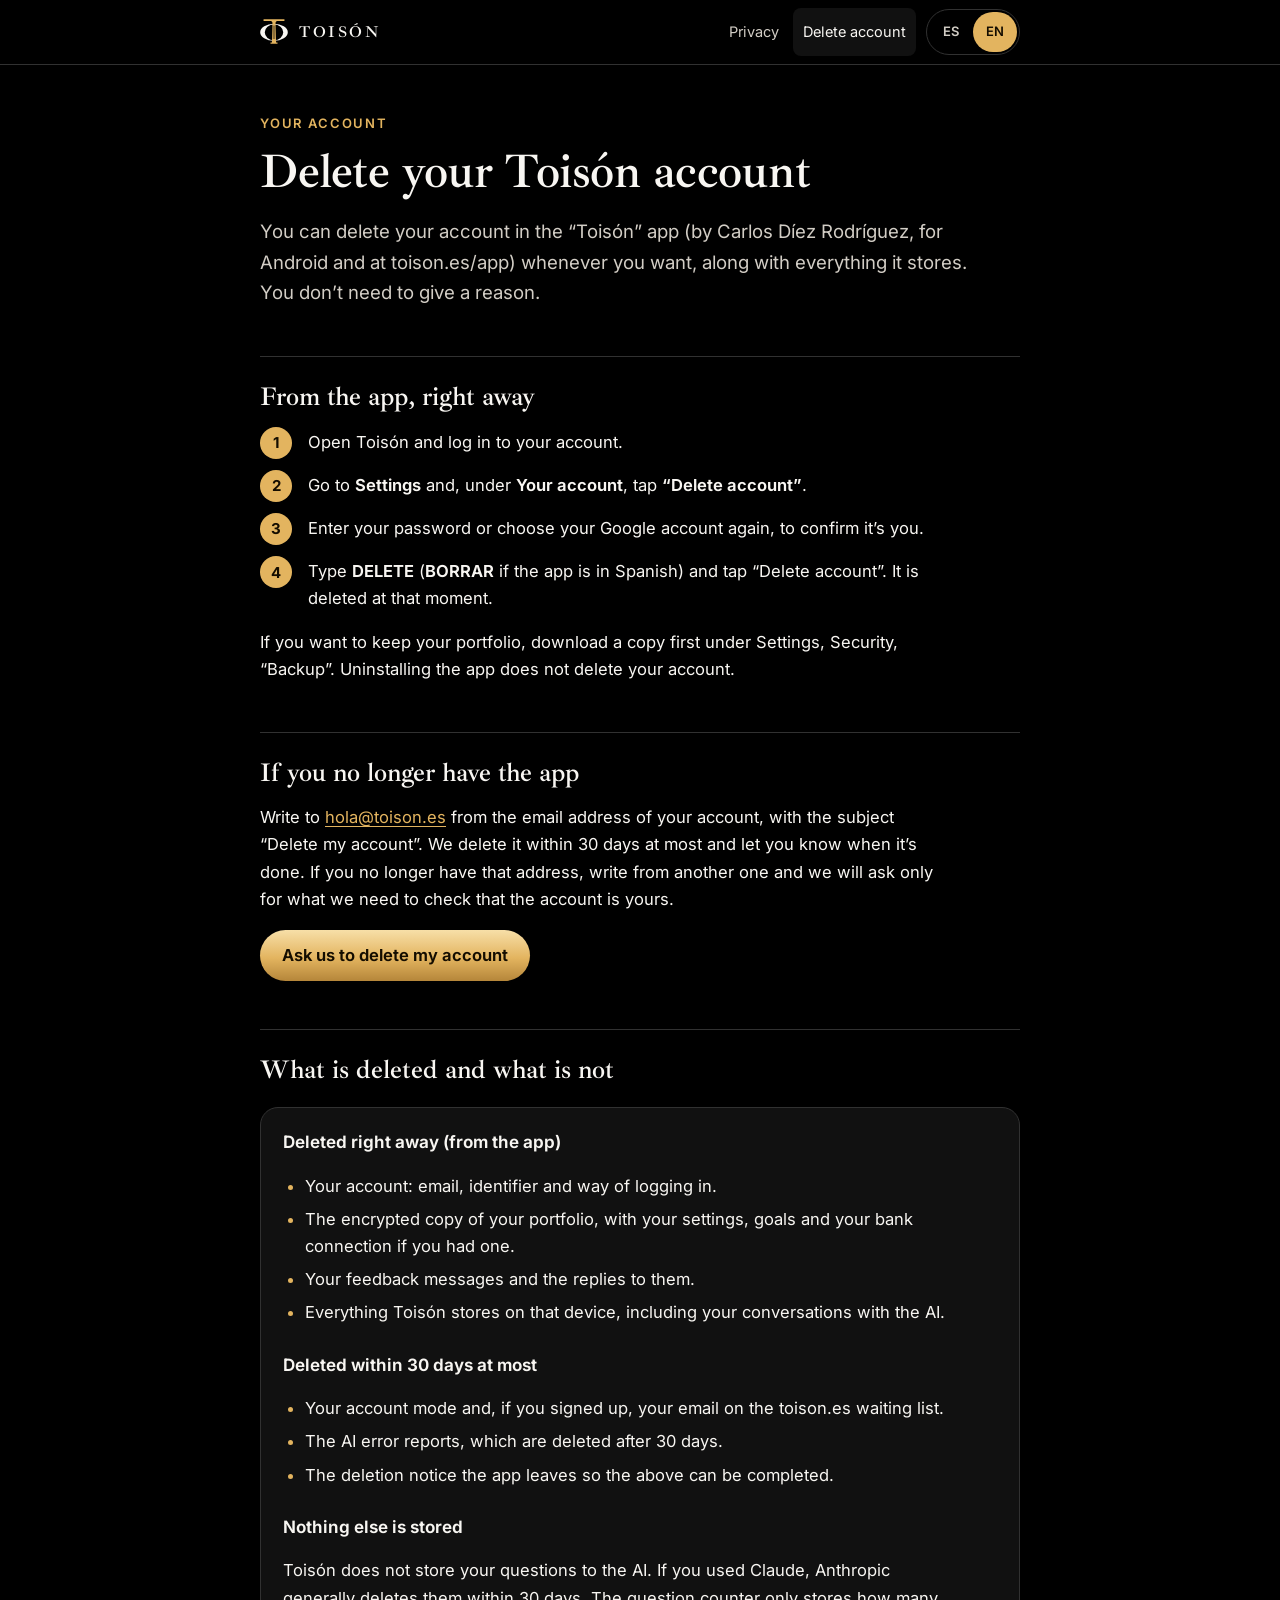
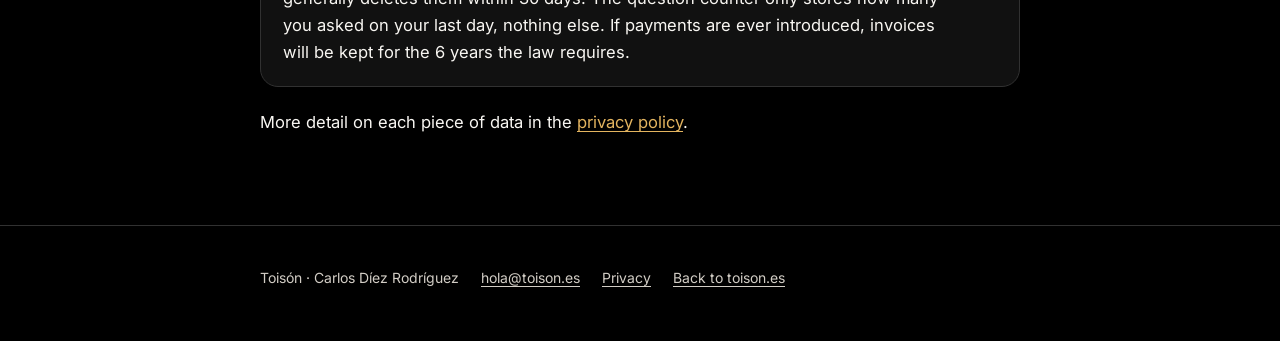
<file: borrar-cuenta/index.html>
<!DOCTYPE html>
<html lang="es" data-dir="marmol">
<head>
<meta charset="utf-8">
<meta name="viewport" content="width=device-width, initial-scale=1">
<title>Borrar tu cuenta · Toisón</title>
<meta name="description" content="Cómo borrar tu cuenta de Toisón y todo lo que guarda, desde la app o por correo, qué se borra y en cuánto tiempo.">
<meta name="theme-color" content="#000000">
<meta name="color-scheme" content="dark">
<link rel="canonical" href="https://toison.es/borrar-cuenta/">
<link rel="alternate" hreflang="es" href="https://toison.es/borrar-cuenta/">
<link rel="alternate" hreflang="en" href="https://toison.es/borrar-cuenta/?lang=en">
<link rel="icon" type="image/webp" href="../toison-icono.webp">
<!-- el estilo (Mármol o Marfil) que eligió la persona en toison.es, puesto antes de pintar -->
<script>try{var h=document.documentElement,d=localStorage.getItem('toison-estilo');if(d==='borgona')d='marfil';if(/^(marmol|marfil)$/.test(d||'')){h.setAttribute('data-dir',d);document.querySelector('meta[name="color-scheme"]').content=d==='marfil'?'light dark':'dark';document.querySelector('meta[name="theme-color"]').content={marmol:'#000000',marfil:'#ede1cc'}[d];}}catch(e){}</script>
<link rel="preload" href="../fonts/ibarra.woff2" as="font" type="font/woff2" crossorigin>
<link rel="preload" href="../fonts/inter.woff2" as="font" type="font/woff2" crossorigin>
<link rel="stylesheet" href="../css/legal.css?v=20261107l">
</head>
<body data-p="bc">
<svg width="0" height="0" style="position:absolute" aria-hidden="true"><defs>
  <path id="o" d="M-80.9 0A80.9 50 0 1 1 80.9 0A80.9 50 0 1 1 -80.9 0ZM-54.1 0A54.1 46.4 0 1 0 54.1 0A54.1 46.4 0 1 0 -54.1 0Z"/>
  <path id="t" d="M-61.15 -76L61.15 -76L61.15 -66.7L16.25 -66.7L9.05 -57L12.25 60L20.5 60L20.5 67.2L-20.5 67.2L-20.5 60L-12.25 60L-9.05 -57L-16.25 -66.7L-61.15 -66.7ZM-6.45 -40.5L-6.45 38.5L-4.55 38.5L-4.55 -40.5ZM-0.95 -40.5L-0.95 38.5L0.95 38.5L0.95 -40.5ZM4.55 -40.5L4.55 38.5L6.45 38.5L6.45 -40.5Z"/>
</defs></svg>
<header class="cab"><div class="cont">
  <a class="logo" href="../" data-t-aria="lgLogoAria" aria-label="Toisón, volver a la portada"><svg viewBox="-82 -78 164 147" aria-hidden="true"><use class="s-o" href="#o"/><use class="s-t" href="#t"/></svg><b>TOISÓN</b></a>
  <div class="cab-der">
    <nav aria-label="Páginas" data-t-aria="lgNavAria"><a href="../privacidad/" data-t="lgPriv">Privacidad</a><a href="../borrar-cuenta/" aria-current="page" data-t="lgBorrar">Borrar la cuenta</a></nav>
    <div class="idioma" role="group" aria-label="Idioma" data-t-aria="lgIdiomaAria"><button type="button" data-lang="es" aria-pressed="true" lang="es">ES</button><button type="button" data-lang="en" aria-pressed="false" lang="en">EN</button></div>
  </div>
</div></header>

<main class="cont">
  <p class="antetitulo" data-t="bcAnte">Tu cuenta</p>
  <h1 data-t="bcH1">Borrar tu cuenta de Toisón</h1>
  <p class="entradilla" data-t="bcEntra">Puedes borrar tu cuenta de la app «Toisón» (de Carlos Díez Rodríguez, para Android y en toison.es/app) cuando quieras, con todo lo que guarda. No hace falta explicar por qué.</p>

  <h2 data-t="bcH2a">Desde la app, al momento</h2>
  <ol class="pasos">
    <li data-t="bcP1">Abre Toisón y entra en tu cuenta.</li>
    <li data-t="bcP2">Ve a <strong>Ajustes</strong> y, en <strong>Tu cuenta</strong>, pulsa <strong>«Borrar la cuenta»</strong>.</li>
    <li data-t="bcP3">Escribe tu contraseña o elige tu cuenta de Google otra vez, para comprobar que eres tú.</li>
    <li data-t="bcP4">Escribe <strong>BORRAR</strong> y pulsa «Borrar la cuenta». Se borra en ese momento.</li>
  </ol>
  <p data-t="bcCopia">Si quieres quedarte con tu cartera, descarga antes una copia en Ajustes, Seguridad, «Copia de seguridad». Desinstalar la app no borra la cuenta.</p>

  <h2 data-t="bcH2b">Si ya no tienes la app</h2>
  <p data-t="bcMail">Escribe a <a href="mailto:hola@toison.es?subject=Borrar%20mi%20cuenta%20de%20Tois%C3%B3n">hola@toison.es</a> desde el correo de tu cuenta, con el asunto «Borrar mi cuenta». La borramos en 30 días como mucho y te avisamos cuando esté hecho. Si ya no tienes ese correo, escribe desde otro y te pediremos lo justo para comprobar que la cuenta es tuya.</p>
  <p><a class="boton" href="mailto:hola@toison.es?subject=Borrar%20mi%20cuenta%20de%20Tois%C3%B3n" data-t="bcBoton" data-t-href="bcBotonHref">Pedir que borren mi cuenta</a></p>

  <h2 data-t="bcH2c">Qué se borra y qué no</h2>
  <div class="caja">
    <h3 data-t="bcH3a">Se borra al momento (desde la app)</h3>
    <ul>
      <li data-t="bcA1">Tu cuenta: correo, identificador y forma de entrar.</li>
      <li data-t="bcA2">La copia cifrada de tu cartera, con tus ajustes, objetivos y la conexión con tu banco si la tenías.</li>
      <li data-t="bcA3">Tus opiniones y sus respuestas.</li>
      <li data-t="bcA4">Todo lo que Toisón guarda en ese dispositivo, también tus conversaciones con la IA.</li>
    </ul>
    <h3 data-t="bcH3b">Se borra en 30 días como mucho</h3>
    <ul>
      <li data-t="bcB1">El modo de tu cuenta y, si te apuntaste, tu correo de la lista de espera de toison.es.</li>
      <li data-t="bcB2">Los avisos de fallos de la IA, que se borran a los 30 días.</li>
      <li data-t="bcB3">El aviso de baja que deja la app para terminar lo anterior.</li>
    </ul>
    <h3 data-t="bcH3c">No se guarda nada más</h3>
    <p data-t="bcC">Toisón no guarda tus preguntas a la IA. Si usabas Claude, Anthropic las borra por norma general en 30 días. El contador de preguntas solo guarda cuántas hiciste tu último día, sin nada más. Si algún día hay pagos, las facturas se guardarán los 6 años que pide la ley.</p>
  </div>
  <p data-t="bcMas">Más detalle sobre cada dato en la <a href="../privacidad/">política de privacidad</a>.</p>
</main>

<footer class="pie"><div class="cont">
  <span>Toisón · Carlos Díez Rodríguez</span>
  <a href="mailto:hola@toison.es">hola@toison.es</a>
  <a href="../privacidad/" data-t="lgPriv">Privacidad</a>
  <a href="../" data-t="lgVolver">Volver a toison.es</a>
</div></footer>
<script src="../js/en.js?v=20261107l"></script>
<script src="../js/legal.js?v=20261107l"></script>
</body>
</html>
</file>
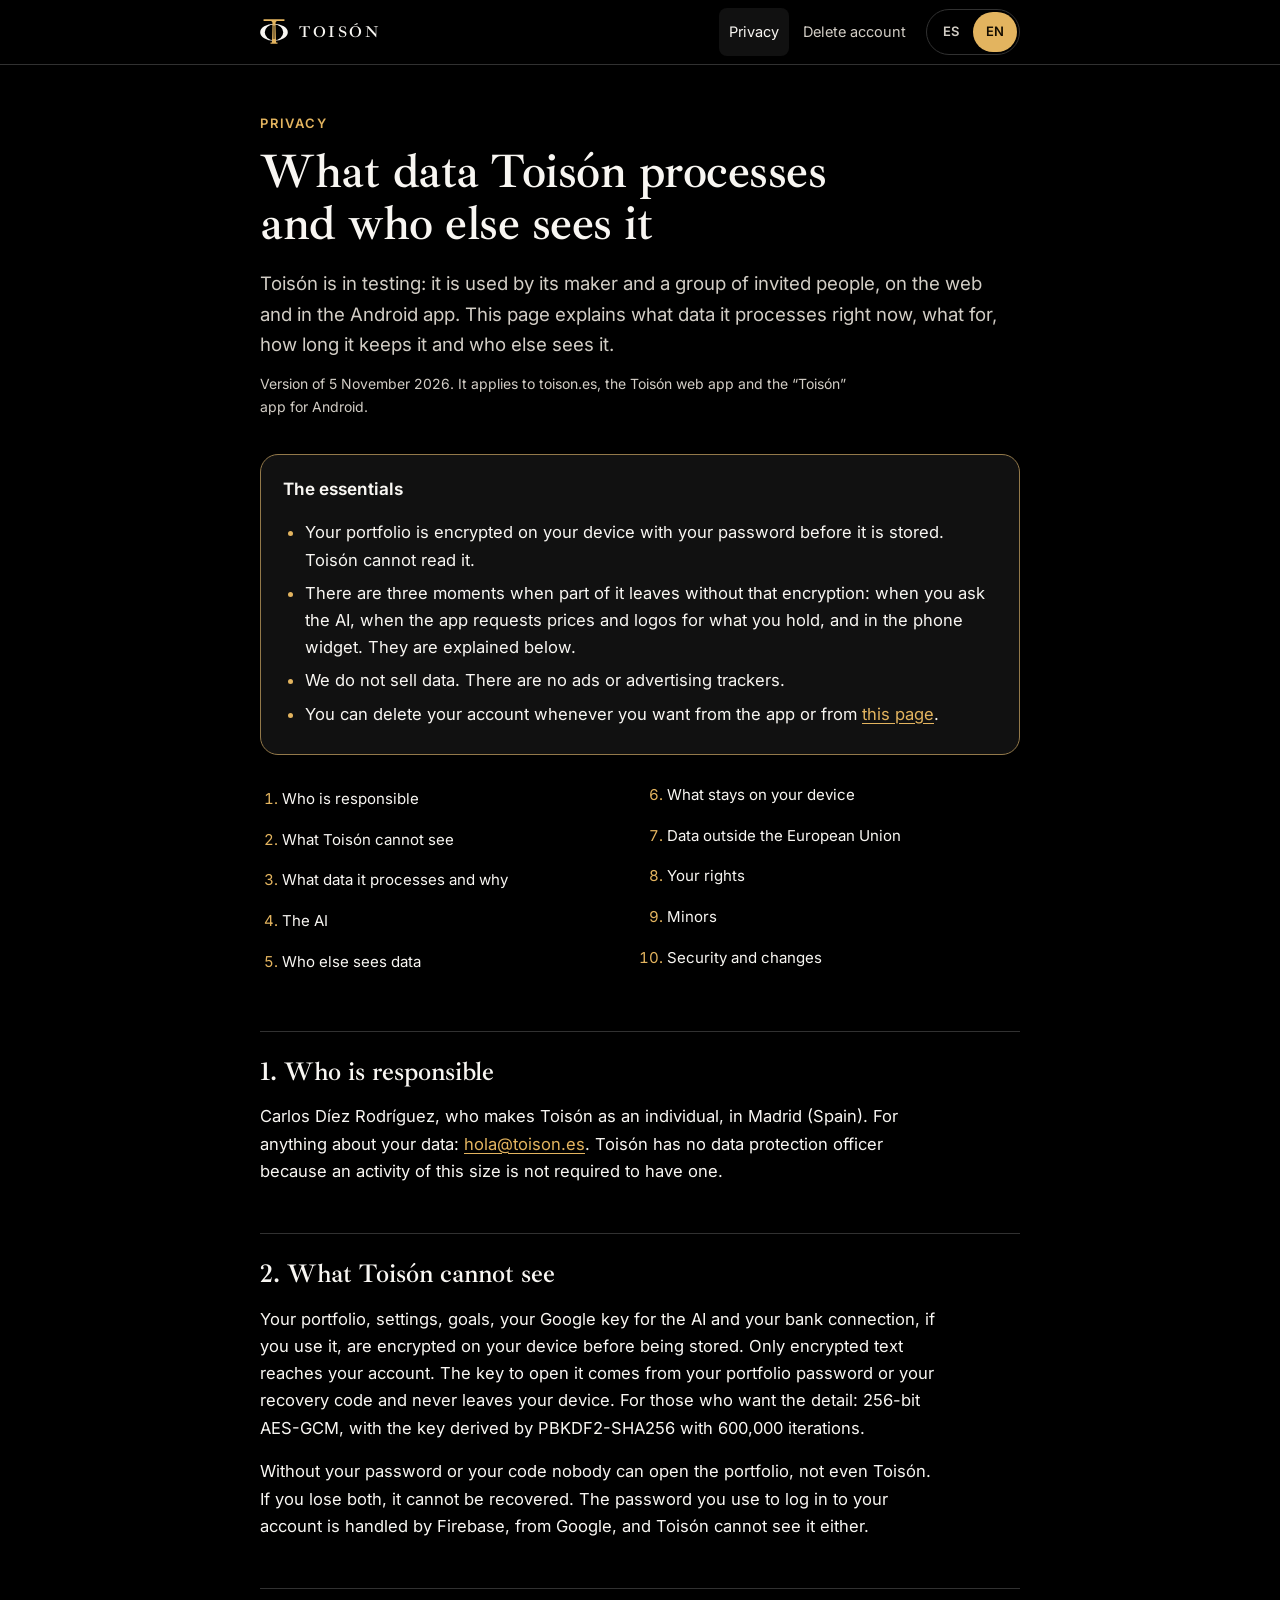
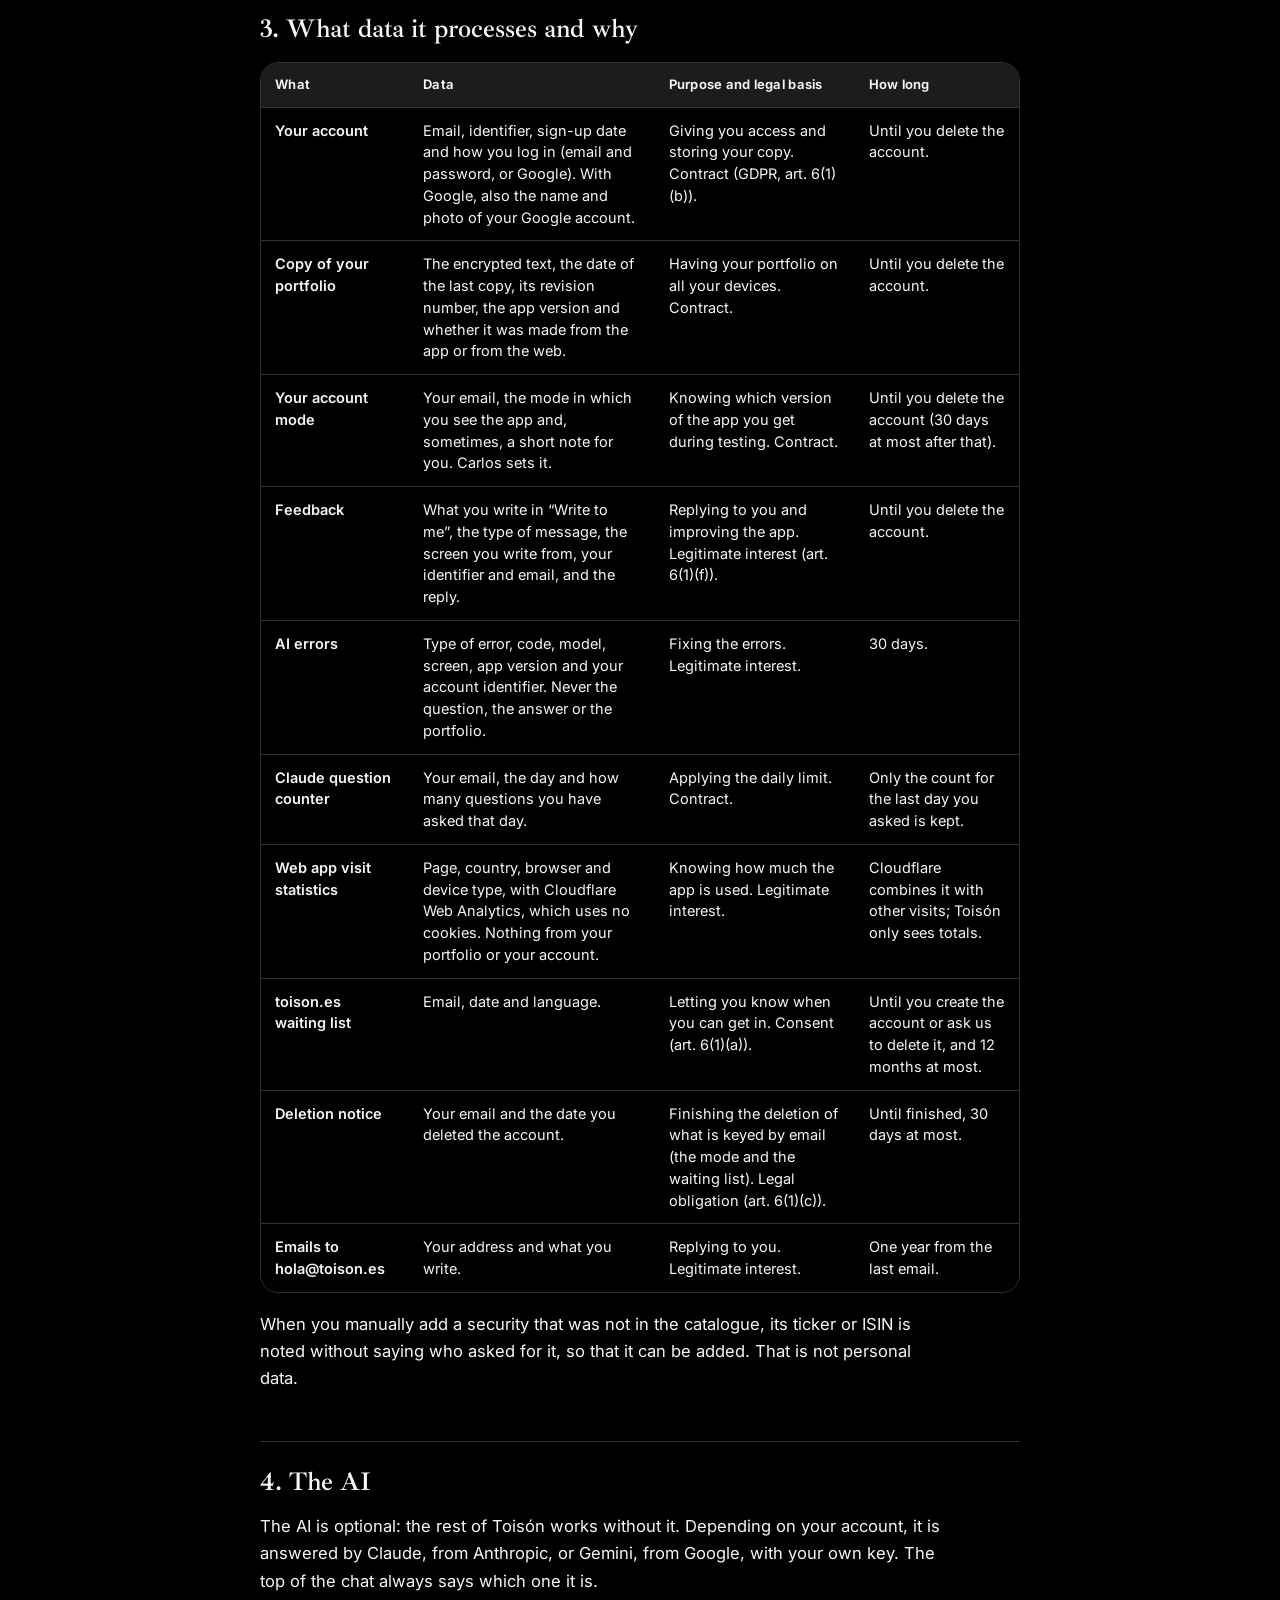
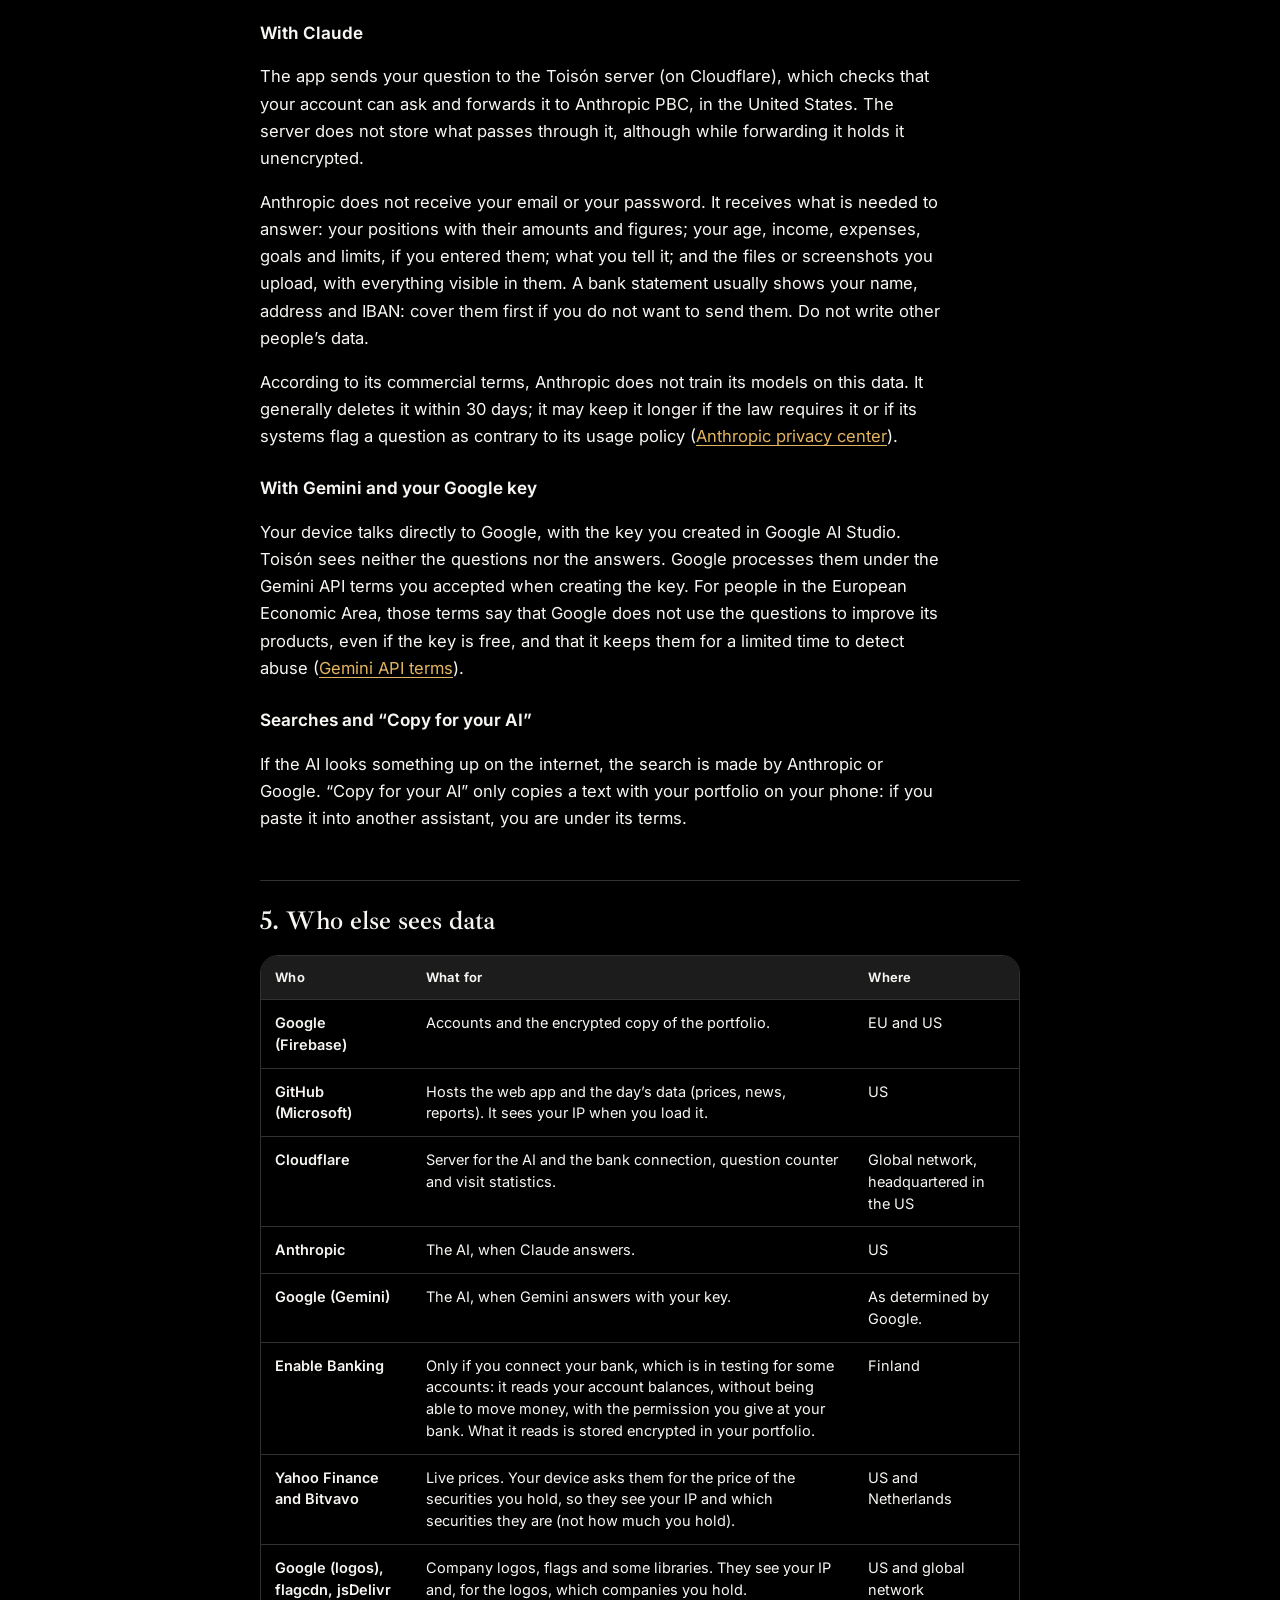
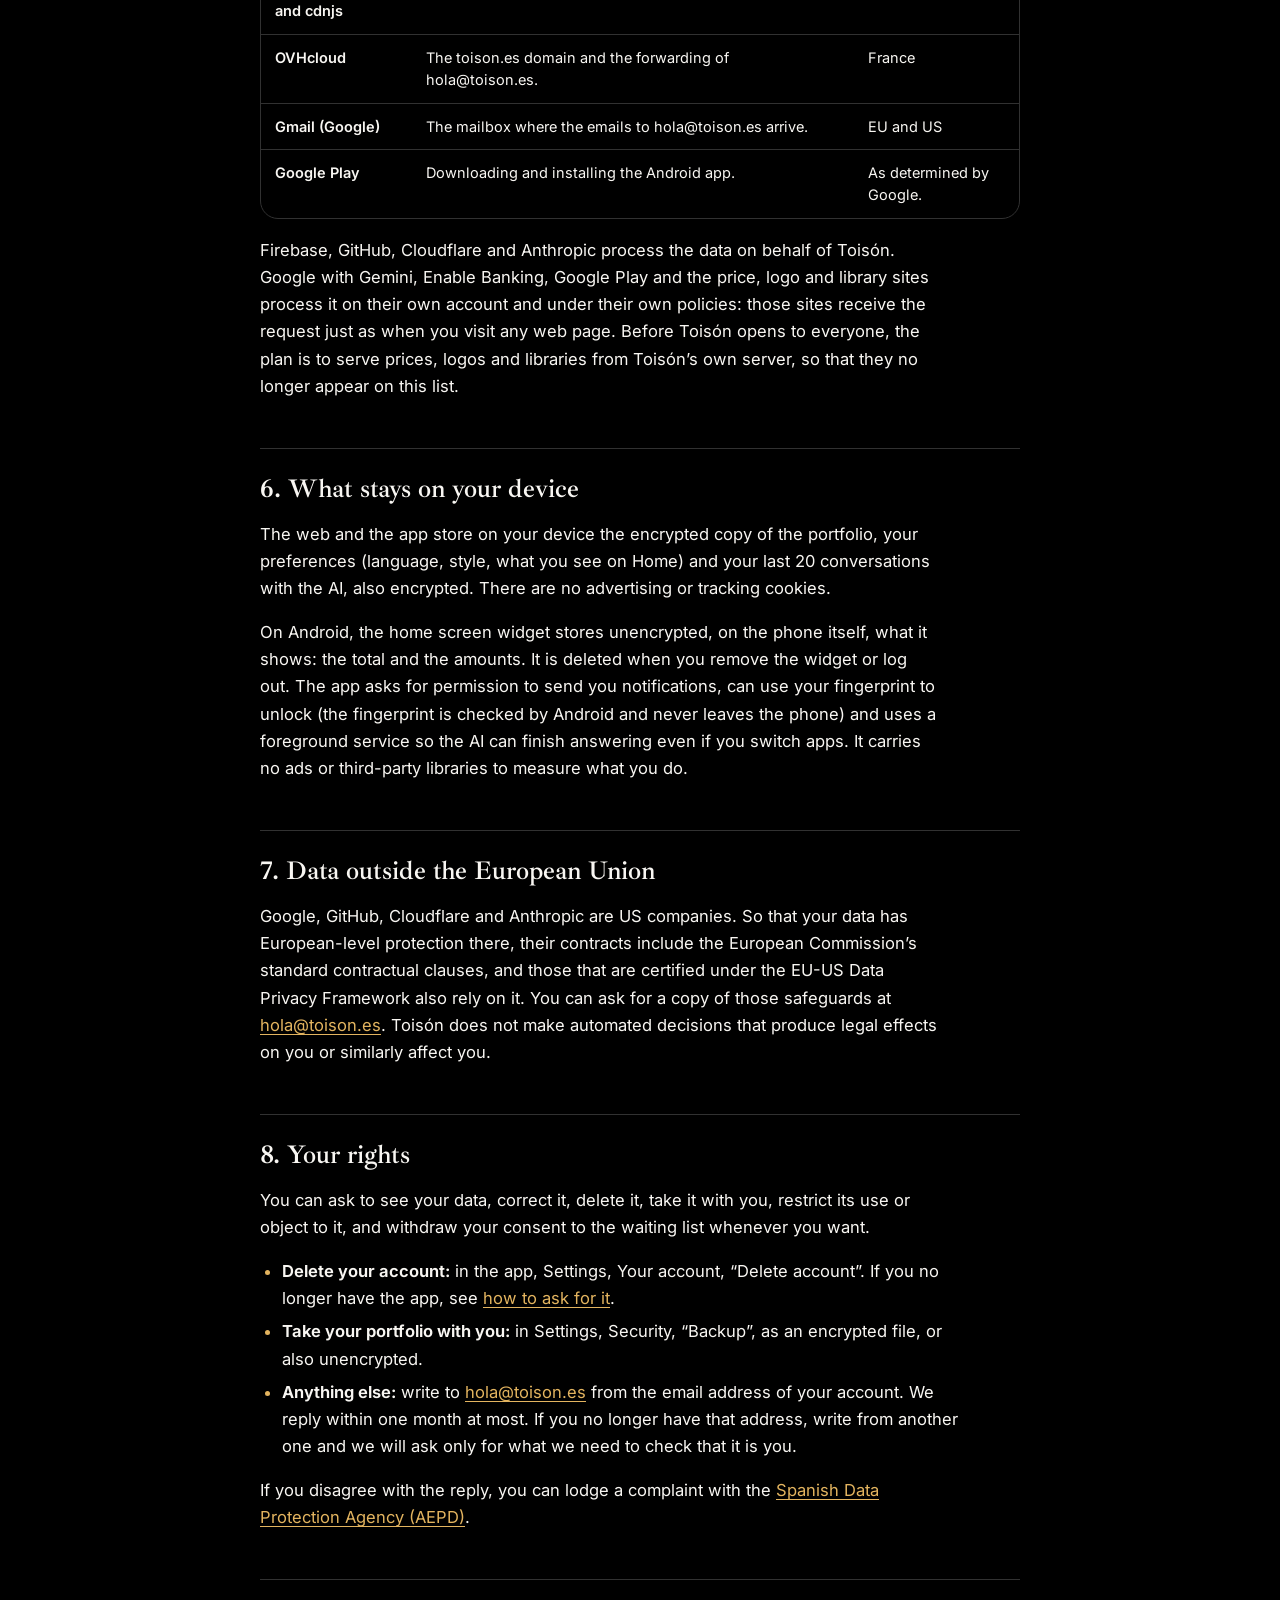
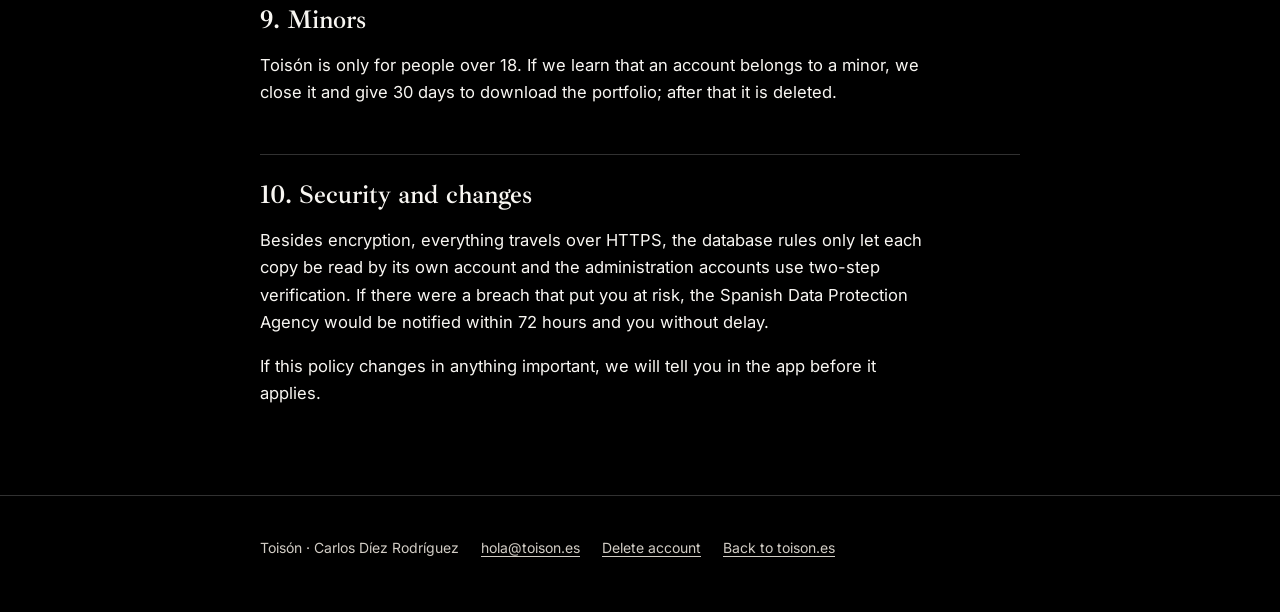
<file: privacidad/index.html>
<!DOCTYPE html>
<html lang="es" data-dir="marmol">
<head>
<meta charset="utf-8">
<meta name="viewport" content="width=device-width, initial-scale=1">
<title>Privacidad · Toisón</title>
<meta name="description" content="Qué datos trata Toisón, para qué, cuánto tiempo y quién más los ve. Tu cartera va cifrada con tu contraseña y Toisón no puede leerla.">
<meta name="theme-color" content="#000000">
<meta name="color-scheme" content="dark">
<link rel="canonical" href="https://toison.es/privacidad/">
<link rel="alternate" hreflang="es" href="https://toison.es/privacidad/">
<link rel="alternate" hreflang="en" href="https://toison.es/privacidad/?lang=en">
<link rel="icon" type="image/webp" href="../toison-icono.webp">
<!-- el estilo (Mármol o Marfil) que eligió la persona en toison.es, puesto antes de pintar -->
<script>try{var h=document.documentElement,d=localStorage.getItem('toison-estilo');if(d==='borgona')d='marfil';if(/^(marmol|marfil)$/.test(d||'')){h.setAttribute('data-dir',d);document.querySelector('meta[name="color-scheme"]').content=d==='marfil'?'light dark':'dark';document.querySelector('meta[name="theme-color"]').content={marmol:'#000000',marfil:'#ede1cc'}[d];}}catch(e){}</script>
<link rel="preload" href="../fonts/ibarra.woff2" as="font" type="font/woff2" crossorigin>
<link rel="preload" href="../fonts/inter.woff2" as="font" type="font/woff2" crossorigin>
<link rel="stylesheet" href="../css/legal.css?v=20261107l">
</head>
<body data-p="pv">
<svg width="0" height="0" style="position:absolute" aria-hidden="true"><defs>
  <path id="o" d="M-80.9 0A80.9 50 0 1 1 80.9 0A80.9 50 0 1 1 -80.9 0ZM-54.1 0A54.1 46.4 0 1 0 54.1 0A54.1 46.4 0 1 0 -54.1 0Z"/>
  <path id="t" d="M-61.15 -76L61.15 -76L61.15 -66.7L16.25 -66.7L9.05 -57L12.25 60L20.5 60L20.5 67.2L-20.5 67.2L-20.5 60L-12.25 60L-9.05 -57L-16.25 -66.7L-61.15 -66.7ZM-6.45 -40.5L-6.45 38.5L-4.55 38.5L-4.55 -40.5ZM-0.95 -40.5L-0.95 38.5L0.95 38.5L0.95 -40.5ZM4.55 -40.5L4.55 38.5L6.45 38.5L6.45 -40.5Z"/>
</defs></svg>
<header class="cab"><div class="cont">
  <a class="logo" href="../" data-t-aria="lgLogoAria" aria-label="Toisón, volver a la portada"><svg viewBox="-82 -78 164 147" aria-hidden="true"><use class="s-o" href="#o"/><use class="s-t" href="#t"/></svg><b>TOISÓN</b></a>
  <div class="cab-der">
    <nav aria-label="Páginas" data-t-aria="lgNavAria"><a href="../privacidad/" aria-current="page" data-t="lgPriv">Privacidad</a><a href="../borrar-cuenta/" data-t="lgBorrar">Borrar la cuenta</a></nav>
    <div class="idioma" role="group" aria-label="Idioma" data-t-aria="lgIdiomaAria"><button type="button" data-lang="es" aria-pressed="true" lang="es">ES</button><button type="button" data-lang="en" aria-pressed="false" lang="en">EN</button></div>
  </div>
</div></header>

<main class="cont">
  <p class="antetitulo" data-t="pvAnte">Privacidad</p>
  <h1 data-t="pvH1">Qué datos trata Toisón y quién más los ve</h1>
  <p class="entradilla" data-t="pvEntra">Toisón está en pruebas: la usan quien la hace y un grupo de invitados, en la web y en la app de Android. Aquí se explica qué datos trata ahora mismo, para qué, cuánto tiempo los guarda y quién más los ve.</p>
  <p class="fecha" data-t="pvFecha">Versión del 5 de noviembre de 2026. Vale para toison.es, la app web de Toisón y la app «Toisón» para Android.</p>

  <div class="caja oro">
    <h3 data-t="pvEsH">Lo esencial</h3>
    <ul>
      <li data-t="pvE1">Tu cartera se cifra en tu dispositivo con tu contraseña antes de guardarse. Toisón no puede leerla.</li>
      <li data-t="pvE2">Hay tres momentos en que parte de ella sale sin ese cifrado: cuando preguntas a la IA, cuando la app pide los precios y los logotipos de lo que tienes y en el widget del móvil. Están explicados abajo.</li>
      <li data-t="pvE3">No vendemos datos. No hay anuncios ni rastreadores publicitarios.</li>
      <li data-t="pvE4">Puedes borrar tu cuenta cuando quieras desde la app o desde <a href="../borrar-cuenta/">esta página</a>.</li>
    </ul>
  </div>

  <ol class="indice" aria-label="Apartados" data-t-aria="pvIdxAria">
    <li><a href="#responsable" data-t="pvI1">Quién es el responsable</a></li>
    <li><a href="#cifrado" data-t="pvI2">Lo que Toisón no puede ver</a></li>
    <li><a href="#datos" data-t="pvI3">Qué datos trata y para qué</a></li>
    <li><a href="#ia" data-t="pvI4">La IA</a></li>
    <li><a href="#terceros" data-t="pvI5">Quién más ve datos</a></li>
    <li><a href="#dispositivo" data-t="pvI6">Lo que se queda en tu dispositivo</a></li>
    <li><a href="#fuera" data-t="pvI7">Datos fuera de la Unión Europea</a></li>
    <li><a href="#derechos" data-t="pvI8">Tus derechos</a></li>
    <li><a href="#menores" data-t="pvI9">Menores</a></li>
    <li><a href="#seguridad" data-t="pvI10">Seguridad y cambios</a></li>
  </ol>

  <h2 id="responsable" data-t="pvH1r">1. Quién es el responsable</h2>
  <p data-t="pvR1">Carlos Díez Rodríguez, que hace Toisón como persona física, en Madrid. Para cualquier cosa sobre tus datos: <a href="mailto:hola@toison.es">hola@toison.es</a>. Toisón no tiene delegado de protección de datos porque una actividad de este tamaño no está obligada a tenerlo.</p>

  <h2 id="cifrado" data-t="pvH2c">2. Lo que Toisón no puede ver</h2>
  <p data-t="pvC1">Tu cartera, tus ajustes, tus objetivos, tu clave de Google para la IA y la conexión con tu banco, si la usas, se cifran en tu dispositivo antes de guardarse. A tu cuenta solo llega un texto cifrado. La clave para abrirlo sale de la contraseña de tu cartera o de tu código de recuperación y nunca sale de tu dispositivo. Para quien quiera el detalle: AES-GCM de 256 bits, con la clave derivada por PBKDF2-SHA256 con 600.000 iteraciones.</p>
  <p data-t="pvC2">Sin tu contraseña ni tu código nadie puede abrir la cartera, tampoco Toisón. Si pierdes las dos cosas, no se puede recuperar. La contraseña con la que entras en tu cuenta la gestiona Firebase, de Google, y Toisón tampoco la ve.</p>

  <h2 id="datos" data-t="pvH2d">3. Qué datos trata y para qué</h2>
  <div class="tabla" tabindex="0" role="region" aria-label="Tabla de datos que trata Toisón" data-t-aria="pvTabA1"><table>
    <thead><tr><th scope="col" data-t="pvTh1">Qué</th><th scope="col" data-t="pvTh2">Datos</th><th scope="col" data-t="pvTh3">Para qué y con qué base</th><th scope="col" data-t="pvTh4">Cuánto tiempo</th></tr></thead>
    <tbody>
      <tr><td data-t="pvD1_1">Tu cuenta</td><td data-t="pvD1_2">Correo, identificador, fecha de alta y cómo entras (correo y contraseña, o Google). Con Google, también el nombre y la foto de tu cuenta de Google.</td><td data-t="pvD1_3">Darte acceso y guardar tu copia. Contrato (RGPD, art. 6.1.b).</td><td data-t="pvD1_4">Hasta que borres la cuenta.</td></tr>
      <tr><td data-t="pvD2_1">Copia de tu cartera</td><td data-t="pvD2_2">El texto cifrado, la fecha de la última copia, su número de revisión, la versión de la app y si se hizo desde la app o desde la web.</td><td data-t="pvD2_3">Tener la cartera en todos tus dispositivos. Contrato.</td><td data-t="pvD2_4">Hasta que borres la cuenta.</td></tr>
      <tr><td data-t="pvD3_1">Modo de tu cuenta</td><td data-t="pvD3_2">Tu correo, el modo con el que ves la app y, a veces, una nota corta para ti. Lo pone Carlos.</td><td data-t="pvD3_3">Saber qué versión de la app te toca durante las pruebas. Contrato.</td><td data-t="pvD3_4">Hasta que borres la cuenta (30 días como mucho después).</td></tr>
      <tr><td data-t="pvD4_1">Opiniones</td><td data-t="pvD4_2">Lo que escribas en «Escríbeme», el tipo de mensaje, la pantalla desde la que escribes, tu identificador y tu correo, y la respuesta.</td><td data-t="pvD4_3">Contestarte y mejorar la app. Interés legítimo (art. 6.1.f).</td><td data-t="pvD4_4">Hasta que borres la cuenta.</td></tr>
      <tr><td data-t="pvD5_1">Fallos de la IA</td><td data-t="pvD5_2">Tipo de fallo, código, modelo, pantalla, versión de la app y el identificador de tu cuenta. Nunca la pregunta, la respuesta ni la cartera.</td><td data-t="pvD5_3">Arreglar los fallos. Interés legítimo.</td><td data-t="pvD5_4">30 días.</td></tr>
      <tr><td data-t="pvD6_1">Contador de preguntas a Claude</td><td data-t="pvD6_2">Tu correo, el día y cuántas preguntas llevas ese día.</td><td data-t="pvD6_3">Aplicar el límite diario. Contrato.</td><td data-t="pvD6_4">Solo se guarda la cuenta del último día en que preguntaste.</td></tr>
      <tr><td data-t="pvD7_1">Estadística de visitas de la app web</td><td data-t="pvD7_2">Página, país, navegador y tipo de dispositivo, con Cloudflare Web Analytics, que no usa cookies. Nada de tu cartera ni de tu cuenta.</td><td data-t="pvD7_3">Saber cuánto se usa la app. Interés legítimo.</td><td data-t="pvD7_4">Cloudflare la junta con las demás visitas; Toisón solo ve totales.</td></tr>
      <tr><td data-t="pvD8_1">Lista de espera de toison.es</td><td data-t="pvD8_2">Correo, fecha e idioma.</td><td data-t="pvD8_3">Avisarte cuando puedas entrar. Consentimiento (art. 6.1.a).</td><td data-t="pvD8_4">Hasta que crees la cuenta o pidas que lo borremos, y como mucho 12 meses.</td></tr>
      <tr><td data-t="pvD9_1">Aviso de baja</td><td data-t="pvD9_2">Tu correo y la fecha en que borraste la cuenta.</td><td data-t="pvD9_3">Terminar de borrar lo que va por correo (el modo y la lista de espera). Obligación legal (art. 6.1.c).</td><td data-t="pvD9_4">Hasta terminar, 30 días como mucho.</td></tr>
      <tr><td data-t="pvD10_1">Correos a hola@toison.es</td><td data-t="pvD10_2">Tu dirección y lo que escribas.</td><td data-t="pvD10_3">Contestarte. Interés legítimo.</td><td data-t="pvD10_4">Un año desde el último correo.</td></tr>
    </tbody>
  </table></div>
  <p data-t="pvDn">Cuando añades a mano un valor que no estaba en el catálogo, su ticker o su ISIN se apunta sin decir quién lo pidió, para añadirlo. Eso no es un dato personal.</p>

  <h2 id="ia" data-t="pvH2i">4. La IA</h2>
  <p data-t="pvIa1">La IA es opcional: el resto de Toisón funciona sin ella. Según tu cuenta, contesta Claude, de Anthropic, o Gemini, de Google, con tu propia clave. Arriba del chat siempre pone cuál es.</p>
  <h3 data-t="pvIaH1">Con Claude</h3>
  <p data-t="pvIa2">La app manda tu pregunta al servidor de Toisón (en Cloudflare), que comprueba que tu cuenta puede preguntar y la reenvía a Anthropic PBC, en Estados Unidos. El servidor no guarda lo que pasa por él, aunque mientras lo reenvía lo tiene sin cifrar.</p>
  <p data-t="pvIa3">A Anthropic no le llegan tu correo ni tu contraseña. Le llega lo que hace falta para contestar: tus posiciones con sus cantidades y cifras; tu edad, tus ingresos, tus gastos, tus metas y tus límites, si los has puesto; lo que le cuentes; y los archivos o capturas que subas, con todo lo que se vea en ellos. En un extracto del banco suelen salir tu nombre, tu dirección y tu IBAN: tápalos antes si no quieres mandarlos. No escribas datos de otras personas.</p>
  <p data-t="pvIa4">Según sus condiciones comerciales, Anthropic no entrena sus modelos con estos datos. Por norma general los borra en 30 días; puede guardarlos más si la ley se lo exige o si sus sistemas marcan una pregunta como contraria a su política de uso (<a href="https://privacy.claude.com/en/articles/7996866">centro de privacidad de Anthropic</a>).</p>
  <h3 data-t="pvIaH2">Con Gemini y tu clave de Google</h3>
  <p data-t="pvIa5">Tu dispositivo habla directamente con Google, con la clave que creaste en Google AI Studio. Toisón no ve ni las preguntas ni las respuestas. Google las trata según las condiciones de la API de Gemini que aceptaste al crear la clave. Para quien está en el Espacio Económico Europeo, esas condiciones dicen que Google no usa las preguntas para mejorar sus productos, aunque la clave sea gratuita, y que las guarda un tiempo limitado para detectar abusos (<a href="https://ai.google.dev/gemini-api/terms">condiciones de la API de Gemini</a>).</p>
  <h3 data-t="pvIaH3">Búsquedas y «Copiar para tu IA»</h3>
  <p data-t="pvIa6">Si la IA busca algo en internet, la búsqueda la hace Anthropic o Google. «Copiar para tu IA» solo copia un texto con tu cartera en tu móvil: si lo pegas en otro asistente, quedas bajo sus condiciones.</p>

  <h2 id="terceros" data-t="pvH2t">5. Quién más ve datos</h2>
  <div class="tabla" tabindex="0" role="region" aria-label="Tabla de quién más ve datos" data-t-aria="pvTabA2"><table>
    <thead><tr><th scope="col" data-t="pvTt1">Quién</th><th scope="col" data-t="pvTt2">Para qué</th><th scope="col" data-t="pvTt3">Dónde</th></tr></thead>
    <tbody>
      <tr><td data-t="pvT1_1">Google (Firebase)</td><td data-t="pvT1_2">Cuentas y copia cifrada de la cartera.</td><td data-t="pvT1_3">UE y EE. UU.</td></tr>
      <tr><td data-t="pvT2_1">GitHub (Microsoft)</td><td data-t="pvT2_2">Aloja la app web y los datos del día (precios, noticias, informes). Ve tu IP cuando la cargas.</td><td data-t="pvT2_3">EE. UU.</td></tr>
      <tr><td data-t="pvT3_1">Cloudflare</td><td data-t="pvT3_2">Servidor de la IA y de la conexión con el banco, contador de preguntas y estadística de visitas.</td><td data-t="pvT3_3">Red mundial, sede en EE. UU.</td></tr>
      <tr><td data-t="pvT4_1">Anthropic</td><td data-t="pvT4_2">La IA, cuando contesta Claude.</td><td data-t="pvT4_3">EE. UU.</td></tr>
      <tr><td data-t="pvT5_1">Google (Gemini)</td><td data-t="pvT5_2">La IA, cuando contesta Gemini con tu clave.</td><td data-t="pvT5_3">Según Google.</td></tr>
      <tr><td data-t="pvT6_1">Enable Banking</td><td data-t="pvT6_2">Solo si conectas tu banco, que está en pruebas para algunas cuentas: lee los saldos de tus cuentas, sin poder mover dinero, con el permiso que das en tu banco. Lo que lee se guarda cifrado en tu cartera.</td><td data-t="pvT6_3">Finlandia</td></tr>
      <tr><td data-t="pvT7_1">Yahoo Finance y Bitvavo</td><td data-t="pvT7_2">Precios en directo. Tu dispositivo les pide el precio de los valores que tienes, así que ven tu IP y qué valores son (no cuánto tienes).</td><td data-t="pvT7_3">EE. UU. y Países Bajos</td></tr>
      <tr><td data-t="pvT8_1">Google (logotipos), flagcdn, jsDelivr y cdnjs</td><td data-t="pvT8_2">Logotipos de las empresas, banderas y algunas librerías. Ven tu IP y, en los logotipos, qué empresas tienes.</td><td data-t="pvT8_3">EE. UU. y red mundial</td></tr>
      <tr><td data-t="pvT9_1">OVHcloud</td><td data-t="pvT9_2">El dominio toison.es y el reenvío de hola@toison.es.</td><td data-t="pvT9_3">Francia</td></tr>
      <tr><td data-t="pvT10_1">Gmail (Google)</td><td data-t="pvT10_2">El buzón al que llegan los correos de hola@toison.es.</td><td data-t="pvT10_3">UE y EE. UU.</td></tr>
      <tr><td data-t="pvT11_1">Google Play</td><td data-t="pvT11_2">Descargar e instalar la app de Android.</td><td data-t="pvT11_3">Según Google.</td></tr>
    </tbody>
  </table></div>
  <p data-t="pvT">Firebase, GitHub, Cloudflare y Anthropic tratan los datos por encargo de Toisón. Google con Gemini, Enable Banking, Google Play y las webs de precios, logotipos y librerías los tratan por su cuenta y con sus propias políticas: a esas webs les llega la petición igual que cuando visitas cualquier página. Antes de que Toisón se abra a todo el mundo, la idea es servir los precios, los logotipos y las librerías desde el propio servidor de Toisón, para que dejen de estar en esta lista.</p>

  <h2 id="dispositivo" data-t="pvH2v">6. Lo que se queda en tu dispositivo</h2>
  <p data-t="pvV1">La web y la app guardan en tu dispositivo la copia cifrada de la cartera, tus preferencias (idioma, estilo, lo que ves en Inicio) y tus 20 últimas conversaciones con la IA, también cifradas. No hay cookies de publicidad ni de seguimiento.</p>
  <p data-t="pvV2">En Android, el widget de la pantalla de inicio guarda sin cifrar, en el propio móvil, lo que enseña: el total y las cantidades. Se borra al quitar el widget o al cerrar la sesión. La app pide permiso para mandarte avisos, puede usar la huella para desbloquearse (la huella la comprueba Android y no sale del móvil) y usa un servicio en primer plano para que la IA termine de contestar aunque cambies de app. No lleva anuncios ni librerías de terceros para medir lo que haces.</p>

  <h2 id="fuera" data-t="pvH2f">7. Datos fuera de la Unión Europea</h2>
  <p data-t="pvF">Google, GitHub, Cloudflare y Anthropic son empresas de Estados Unidos. Para que tus datos tengan allí la protección europea, sus contratos llevan las cláusulas contractuales tipo de la Comisión Europea, y las que están adheridas al Marco de Privacidad de Datos UE-EE. UU. se apoyan también en él. Puedes pedir una copia de esas garantías en <a href="mailto:hola@toison.es">hola@toison.es</a>. Toisón no toma decisiones automatizadas que te produzcan efectos jurídicos ni te afecten de forma parecida.</p>

  <h2 id="derechos" data-t="pvH2r">8. Tus derechos</h2>
  <p data-t="pvRd">Puedes pedir ver tus datos, corregirlos, borrarlos, llevártelos, limitar su uso u oponerte, y retirar el consentimiento de la lista de espera cuando quieras.</p>
  <ul>
    <li data-t="pvRd1"><strong>Borrar la cuenta:</strong> en la app, Ajustes, Tu cuenta, «Borrar la cuenta». Si ya no tienes la app, mira <a href="../borrar-cuenta/">cómo pedirlo</a>.</li>
    <li data-t="pvRd2"><strong>Llevarte la cartera:</strong> en Ajustes, Seguridad, «Copia de seguridad», en un archivo cifrado, o también sin cifrar.</li>
    <li data-t="pvRd3"><strong>Lo demás:</strong> escribe a <a href="mailto:hola@toison.es">hola@toison.es</a> desde el correo de tu cuenta. Contestamos en un mes como mucho. Si ya no tienes ese correo, escribe desde otro y te pediremos lo justo para comprobar que eres tú.</li>
  </ul>
  <p data-t="pvRd4">Si no estás de acuerdo con la respuesta, puedes reclamar ante la <a href="https://www.aepd.es">Agencia Española de Protección de Datos</a>.</p>

  <h2 id="menores" data-t="pvH2m">9. Menores</h2>
  <p data-t="pvM">Toisón es solo para mayores de 18 años. Si sabemos que una cuenta es de un menor, la cerramos y damos 30 días para descargar la cartera; después se borra.</p>

  <h2 id="seguridad" data-t="pvH2s">10. Seguridad y cambios</h2>
  <p data-t="pvS1">Además del cifrado, todo viaja por HTTPS, las reglas de la base de datos solo dejan leer cada copia a su cuenta y las cuentas de administración llevan verificación en dos pasos. Si hubiera una brecha con riesgo para ti, se avisa a la Agencia Española de Protección de Datos en 72 horas y a ti sin demora.</p>
  <p data-t="pvS2">Si esta política cambia en algo importante, lo avisaremos en la app antes de que se aplique.</p>
</main>

<footer class="pie"><div class="cont">
  <span>Toisón · Carlos Díez Rodríguez</span>
  <a href="mailto:hola@toison.es">hola@toison.es</a>
  <a href="../borrar-cuenta/" data-t="lgBorrar">Borrar la cuenta</a>
  <a href="../" data-t="lgVolver">Volver a toison.es</a>
</div></footer>
<script src="../js/en.js?v=20261107l"></script>
<script src="../js/legal.js?v=20261107l"></script>
</body>
</html>
</file>
<file: css/web.css>
@font-face { font-family: "Ibarra Real Nova"; src: url(../fonts/ibarra.woff2) format("woff2"); font-weight: 400 700; font-style: normal; font-display: swap; }
@font-face { font-family: "Inter"; src: url(../fonts/inter.woff2) format("woff2"); font-weight: 100 900; font-style: normal; font-display: swap; }

/* ---------- tokens (Design System de Toisón 1.3) ---------- */
:root {
  --marca: "Ibarra Real Nova", Georgia, "Times New Roman", serif;
  --ui: "Inter", system-ui, -apple-system, "Segoe UI", sans-serif;
  --ancho: 1200px;
  --curva: cubic-bezier(.2, .7, .2, 1);
  --radio: 999px; --radio-c: 18px;
  --bg: #000000; --bg2: #000000; --surf: #111111; --surf2: #1c1c1c; --borde: #313131;
  --txt: #f8f6f2; --txt2: #d2cdc5; --oro: #e3b45f; --sube: #55e8a0; --baja: #ff6b62;
  --prim: #e3b45f; --sobre-prim: #140d00; --sim-o: #f8f6f2; --sim-t: #e3b45f;
  --nav-bg: rgb(0 0 0 / .72); --nav-linea: rgb(255 255 255 / .08);
  --a-bg: #000000; --a-surf: #111111; --a-surf2: #1c1c1c; --a-borde: #313131; --a-txt: #f8f6f2; --a-txt2: #d2cdc5; --a-graf: #e3b45f; --a-sube: #55e8a0; --a-baja: #ff6b62; --a-prim: #e3b45f; --a-sobre: #140d00;
  --sombra: 0 60px 120px -40px rgb(0 0 0 / .7), 0 0 0 1px rgb(255 255 255 / .06);
  color-scheme: dark;
}
html[data-dir="marfil"] {
  --radio: 8px; --radio-c: 10px;
  /* 7 nov: los mismos tonos que el Marfil nuevo de la app (0.8.3b): crema en capas, tinta, el vino y el oro del logo */
  --bg: #ede1cc; --bg2: #e5d7bf; --surf: #fdf9f2; --surf2: #eee3d0; --borde: #dccbb0;
  --txt: #1c1915; --txt2: #4a443d; --oro: #7a5716; --sube: #08573a; --baja: #a42018;
  --prim: #4e101d; --sobre-prim: #f8efe0; --sim-o: #4e101d; --sim-t: #a87a2a;
  --nav-bg: rgb(237 225 204 / .88); --nav-linea: #dccbb0;
  --a-bg: #ede1cc; --a-surf: #fdf9f2; --a-surf2: #eee3d0; --a-borde: #dccbb0; --a-txt: #1c1915; --a-txt2: #4a443d; --a-graf: #a87a2a; --a-sube: #08573a; --a-baja: #a42018; --a-prim: #4e101d; --a-sobre: #f8efe0;
  --a-menu: #3c0b16; --a-menu-txt: #e2d0bb; --a-oro-logo: #e3b45f;
  --sombra: 10px 10px 0 #1c1915;
  /* 5 nov: «light dark» en la raíz (Samsung Internet no repinta lo que dice llevar su modo oscuro) y lo de dentro, claro */
  color-scheme: light dark;
}
html[data-dir="marfil"] body { color-scheme: light; }
@media (prefers-color-scheme: dark) { :root { --sistema-oscuro: 1; } }

/* ---------- base ---------- */
* { box-sizing: border-box; }
html { -webkit-text-size-adjust: 100%; scroll-behavior: smooth; scroll-padding-top: 80px; }
body { margin: 0; font: 400 17px/1.6 var(--ui); background: var(--bg); color: var(--txt); overflow-x: hidden; -webkit-font-smoothing: antialiased; transition: background-color .5s, color .5s; }
img, svg { display: block; max-width: 100%; }
a { color: inherit; }
button { font: inherit; color: inherit; }
:focus-visible { outline: 3px solid var(--oro); outline-offset: 3px; border-radius: 6px; }
.cont { max-width: var(--ancho); margin: 0 auto; padding: 0 28px; }
.sr { position: absolute; width: 1px; height: 1px; overflow: hidden; clip: rect(0 0 0 0); white-space: nowrap; }
.salta { position: absolute; left: 16px; top: -60px; z-index: 100; padding: 10px 16px; background: var(--prim); color: var(--sobre-prim); border-radius: var(--radio); font-weight: 600; text-decoration: none; }
.salta:focus { top: 12px; }
.num { font-variant-numeric: tabular-nums; }
.s-o { fill: var(--sim-o); } .s-t { fill: var(--sim-t); }
.ejemplo { display: inline-flex; align-items: center; padding: 3px 9px; border-radius: 4px; background: var(--a-surf2); color: var(--a-txt2); font: 650 11px/1.4 var(--ui); letter-spacing: .08em; text-transform: uppercase; }
main { position: relative; z-index: 1; }

/* ---------- mármol G (AMOLED con vetas finas): la misma textura que la app; fija, sin costuras ---------- */
html[data-dir="marmol"] body::before { content: ""; position: fixed; z-index: 0; inset: 0; pointer-events: none; background: linear-gradient(118deg, transparent 28%, rgb(255 255 255 / .045) 40%, rgb(255 255 255 / .085) 46%, rgb(255 255 255 / .03) 52%, transparent 64%), radial-gradient(120% 60% at 30% -10%, rgb(255 255 255 / .07), transparent 60%), url(../marmol-g.webp) center top / cover no-repeat #000; }
@media (min-width: 900px) { html[data-dir="marmol"] body::before { background-image: linear-gradient(118deg, transparent 28%, rgb(255 255 255 / .045) 40%, rgb(255 255 255 / .085) 46%, rgb(255 255 255 / .03) 52%, transparent 64%), radial-gradient(120% 60% at 30% -10%, rgb(255 255 255 / .07), transparent 60%), url(../marmol-g-pc.webp); } }
html[data-dir="marmol"] .boton { background: linear-gradient(180deg, #f7dfa8 0%, #e3b45f 55%, #b5863a 100%); }
.brillo { position: fixed; z-index: 0; top: 0; left: 0; width: 720px; height: 720px; margin: -360px 0 0 -360px; border-radius: 50%; pointer-events: none; background: radial-gradient(circle, rgb(227 180 95 / .09), transparent 60%); opacity: 0; transition: opacity .6s; }
html[data-dir="marmol"] .brillo.on { opacity: 1; }

/* ---------- cabecera fija ---------- */
.nav { position: sticky; top: 0; z-index: 40; background: var(--nav-bg); -webkit-backdrop-filter: blur(14px) saturate(1.2); backdrop-filter: blur(14px) saturate(1.2); border-bottom: 1px solid var(--nav-linea); transition: background-color .5s; }
.nav .cont { display: grid; grid-template-columns: auto 1fr auto; align-items: center; gap: 28px; min-height: 66px; }
.logo { display: inline-flex; align-items: center; gap: 11px; text-decoration: none; }
.logo svg { flex: none; width: 30px; max-width: none; height: auto; }
.logo b { font: 600 17px/1 var(--marca); letter-spacing: .16em; }
.menu { display: flex; justify-content: center; gap: 26px; font-size: 14.5px; font-weight: 500; }
.menu a { position: relative; padding: 6px 0; text-decoration: none; color: var(--txt2); white-space: nowrap; transition: color .25s; }
.menu a::after { content: ""; position: absolute; left: 0; right: 0; bottom: 0; height: 1px; background: var(--oro); transform: scaleX(0); transform-origin: 0 50%; transition: transform .35s var(--curva); }
.menu a:hover { color: var(--txt); }
.menu a:hover::after { transform: scaleX(1); }
.derecha { display: flex; align-items: center; gap: 18px; justify-self: end; }
.ajustes { display: inline-flex; align-items: center; gap: 8px; padding: 4px 6px; border-radius: 999px; border: 1px solid color-mix(in srgb, var(--borde) 80%, transparent); }
.ajustes .sep { width: 1px; height: 16px; background: var(--borde); }
.estilo, .idioma { display: inline-flex; gap: 2px; }
.estilo button { display: grid; place-items: center; width: 26px; height: 26px; padding: 0; border: 0; border-radius: 50%; background: transparent; cursor: pointer; }
.estilo i { width: 14px; height: 14px; border-radius: 50%; box-shadow: inset 0 0 0 1px rgb(0 0 0 / .25); transition: transform .3s var(--curva); }
.estilo button[aria-pressed="true"] i { transform: scale(1.15); box-shadow: 0 0 0 2px var(--bg), 0 0 0 3.5px var(--oro); }
.m-marmol { background: linear-gradient(135deg, #000 50%, #e3b45f 50%); box-shadow: inset 0 0 0 1px rgb(255 255 255 / .28); }
.m-marfil { background: linear-gradient(135deg, #ede1cc 50%, #3c0b16 50%); }
.idioma button { min-width: 30px; height: 26px; padding: 0 6px; border: 0; border-radius: 999px; background: transparent; font: 650 11.5px/1 var(--ui); letter-spacing: .06em; color: var(--txt2); cursor: pointer; }
.idioma button[aria-pressed="true"] { background: var(--surf2); color: var(--txt); }
/* 7 nov: con la bandera de cada idioma delante, como en el selector de la app */
.idioma button { display: inline-flex; align-items: center; justify-content: center; gap: 5px; }
.idioma .bandera { width: 16px; height: 11px; flex: none; border-radius: 2px; box-shadow: 0 0 0 1px rgb(0 0 0 / .14); }
.mm-ajustes .idioma .bandera { width: 20px; height: 14px; }
.entrar { display: inline-flex; align-items: center; gap: 6px; padding: 8px 2px; font-size: 14.5px; font-weight: 600; text-decoration: none; color: var(--txt); white-space: nowrap; }
.entrar svg { width: 15px; height: 15px; fill: none; stroke: currentColor; stroke-width: 1.8; stroke-linecap: round; stroke-linejoin: round; transition: transform .3s var(--curva); }
.entrar:hover svg { transform: translateX(3px); }
.menu-btn { display: none; width: 44px; height: 44px; padding: 0; border: 0; background: transparent; cursor: pointer; }
.menu-btn svg { width: 24px; height: 24px; margin: auto; fill: none; stroke: currentColor; stroke-width: 1.8; stroke-linecap: round; }
.menu-btn svg path { transition: transform .3s var(--curva), opacity .3s; transform-origin: center; }
.menu-btn.abierto svg path:nth-child(1) { transform: translateY(5px) rotate(45deg); }
.menu-btn.abierto svg path:nth-child(2) { opacity: 0; }
.menu-btn.abierto svg path:nth-child(3) { transform: translateY(-5px) rotate(-45deg); }
.menu-movil { display: grid; gap: 4px; padding: 8px 20px 20px; border-top: 1px solid var(--nav-linea); }
.menu-movil[hidden] { display: none; }
.menu-movil a { padding: 12px 8px; font-size: 17px; font-weight: 500; text-decoration: none; border-bottom: 1px solid color-mix(in srgb, var(--borde) 60%, transparent); }
.mm-ajustes { display: flex; justify-content: space-between; align-items: center; padding: 14px 8px 4px; }
.mm-ajustes .estilo button { width: 44px; height: 44px; } .mm-ajustes .estilo i { width: 18px; height: 18px; }
.mm-ajustes .idioma button { min-width: 48px; height: 40px; font-size: 13px; }
@media (max-width: 1180px) { .menu { gap: 18px; font-size: 14px; } .nav .cont { gap: 16px; } .derecha { gap: 12px; } .demo-wrap { width: 100%; } .movil { right: 0; } }
@media (max-width: 1160px) {
  .nav .cont { grid-template-columns: auto 1fr; }
  .menu, .ajustes { display: none; }
  .menu-btn { display: grid; }
  .derecha { gap: 8px; }
}
@media (max-width: 420px) {
  .nav .cont { gap: 10px; padding: 0 14px; }
  .logo { gap: 8px; } .logo svg { width: 26px; } .logo b { font-size: 15px; letter-spacing: .12em; }
  .entrar { font-size: 14px; padding: 8px 0; }
  .boton.chico { padding: 0 13px; font-size: 13px; }
  .derecha { gap: 6px; }
  .entrar svg { display: none; } /* 7 nov: en inglés («Log in», «Request access») la cabecera se salía 8 px a 390, y 13 px a 360 */
  .entrar { font-size: 13.5px; letter-spacing: -0.01em; } /* 12 nov: «Mi cuenta» es más larga que «Entrar»: a 390 se salía 3 px */
  .boton.chico { padding: 0 10px; }
  .derecha { gap: 4px; }
  .menu-btn { width: 38px; }
}
/* en los móviles más estrechos (360–380 px) no cabían logo, «Entrar», «Pedir acceso» y el menú: la palabra del logo se
   esconde (TOISÓN sale grande justo debajo, en la portada) y queda el símbolo */
@media (max-width: 380px) { .nav .logo b { display: none; } }

/* ---------- botones ---------- */
.boton { position: relative; overflow: hidden; display: inline-flex; align-items: center; justify-content: center; gap: 10px; min-height: 52px; padding: 0 26px; border-radius: var(--radio); border: 1px solid transparent; background: var(--prim); color: var(--sobre-prim); font-weight: 650; font-size: 15.5px; letter-spacing: -.005em; text-decoration: none; cursor: pointer; white-space: nowrap; transition: transform .25s var(--curva), box-shadow .25s; }
.boton::after { content: ""; position: absolute; inset: 0; background: linear-gradient(100deg, transparent 30%, rgb(255 255 255 / .32) 50%, transparent 70%); transform: translateX(-120%); transition: transform .7s var(--curva); }
.boton:hover { transform: translateY(-1px); box-shadow: 0 10px 30px -12px color-mix(in srgb, var(--prim) 70%, transparent); }
.boton:hover::after { transform: translateX(120%); }
.boton svg { width: 16px; height: 16px; fill: none; stroke: currentColor; stroke-width: 2; stroke-linecap: round; stroke-linejoin: round; }
.boton.chico { min-height: 40px; padding: 0 18px; font-size: 14px; }

/* ---------- portada: arriba el escudo de cada estilo y el titular; debajo el correo, las cifras y la app ---------- */
.hero { position: relative; overflow: hidden; padding: 0 0 64px; --h1-d: .3s; --baja-d: .45s; }
html[data-dir="marfil"] .hero { --h1-d: .25s; --baja-d: .4s; }
.hero-grid { position: relative; z-index: 1; display: grid; grid-template-columns: minmax(0, .95fr) minmax(0, 1.05fr); grid-template-areas: "escudo escudo" "titulo titulo" "texto demo"; column-gap: 44px; align-items: center; }
.escudo { grid-area: escudo; min-width: 0; }
.hero h1 { grid-area: titulo; }
.texto { grid-area: texto; max-width: 580px; margin-top: 52px; }
.demo-wrap { grid-area: demo; margin-top: 52px; }
.escudo > div { display: none; }
html[data-dir="marmol"] .esc-marmol, html[data-dir="marfil"] .esc-marfil { display: block; }
.k { display: inline-flex; align-items: flex-start; gap: 10px; line-height: 1.5; margin: 0 0 22px; font-size: 12px; font-weight: 700; letter-spacing: .16em; text-transform: uppercase; color: var(--oro); }
.k .punto { flex: none; margin-top: 5px; width: 7px; height: 7px; border-radius: 50%; background: var(--sube); box-shadow: 0 0 0 0 color-mix(in srgb, var(--sube) 50%, transparent); animation: late 2.6s ease-out infinite; }
@keyframes late { 0% { box-shadow: 0 0 0 0 color-mix(in srgb, var(--sube) 45%, transparent); } 70% { box-shadow: 0 0 0 8px transparent; } 100% { box-shadow: 0 0 0 0 transparent; } }
h1 { margin: 0; font: 500 clamp(38px, 4.6vw, 62px)/1.06 var(--marca); letter-spacing: -.012em; text-wrap: balance; }
h1 em { font-style: normal; color: var(--oro); }
html[data-dir="marfil"] h1 em { color: var(--prim); }
.ent { margin: 22px 0 0; max-width: 32em; color: var(--txt2); font-size: 18.5px; line-height: 1.6; text-wrap: pretty; }
.texto > .k-hero + .ent { margin-top: 0; }
@keyframes funde { from { opacity: 0; } to { opacity: 1; } }
@keyframes desaparece { to { opacity: 0; } }
@keyframes traza2 { from { stroke-dashoffset: 2; } to { stroke-dashoffset: 0; } }
@keyframes letra { from { opacity: 0; transform: translateY(40%) scaleY(1.3); } to { opacity: 1; transform: none; } }
@keyframes palabra { from { opacity: 0; transform: translateY(.45em) rotate(2deg); } to { opacity: 1; transform: none; } }
@keyframes gira { to { transform: rotate(360deg); } }

/* el titular, palabra a palabra cuando el escudo ya está */
.hero h1 .pal { display: inline-block; animation: palabra .9s var(--curva) both; animation-delay: calc(var(--h1-d) + var(--i) * 55ms); }
html.listo .hero h1 .pal { animation-delay: calc(var(--i) * 35ms); }
.texto, .demo-wrap { animation: sube .8s var(--curva) both; animation-delay: var(--baja-d); }
.demo-wrap { animation-delay: calc(var(--baja-d) + .12s); }

/* Mármol: el relieve que se dibuja y respira */
.esc-marmol { --rw: min(100%, 780px, max(440px, calc((100svh - 440px) * 1.75))); }
.relieve { position: relative; width: var(--rw); aspect-ratio: 1120 / 640; margin: calc(var(--rw) / 1.75 * -.06) auto calc(var(--rw) / 1.75 * -.13); } /* sin máscara desde el Mármol G: la imagen ya no trae fondo (el relieve y la palabra sobre transparente) */
.relieve .lento { position: absolute; inset: 0; animation: respira 18s ease-in-out infinite alternate; }
@keyframes respira { from { transform: scale(1); } to { transform: scale(1.05) translateY(-1%); } }
.relieve img { position: absolute; inset: 0; width: 100%; height: 100%; animation: funde 1s ease .95s both; }
.vec { position: absolute; inset: 0; width: 100%; height: 100%; }
.relieve .vec { animation: desaparece .6s ease 1.7s forwards; }
.vec path { fill: none; stroke: #e3b45f; stroke-width: 1.1; stroke-linejoin: round; }
.vec .vo { stroke: #f6ead5; stroke-dasharray: 2; animation: traza2 1.1s cubic-bezier(.6, 0, .2, 1) .1s both; }
.vec .vt { stroke-dasharray: 2; animation: traza2 .95s cubic-bezier(.6, 0, .2, 1) .5s both; }
html[data-dir="marmol"] .hero h1 { text-align: center; max-width: 22em; margin: 0 auto; }

/* Marfil: la cabecera de periódico */
.esc-marfil { padding-top: 26px; }
.filete { display: flex; flex-wrap: wrap; justify-content: space-between; gap: 6px 24px; padding: 10px 0; border-top: 1px solid var(--txt); border-bottom: 3px double var(--txt); font-size: 12px; font-weight: 600; letter-spacing: .14em; text-transform: uppercase; color: var(--txt2); }
.cabecera { display: flex; align-items: center; justify-content: center; gap: clamp(12px, 2.4vw, 32px); padding: 22px 0 8px; border-bottom: 1px solid var(--txt); }
.cabecera svg { flex: none; width: clamp(40px, 7vw, 100px); height: auto; animation: sube 1s var(--curva) .15s both; }
.cabecera .palabra { display: flex; margin: 0; padding-top: .06em; font: 600 clamp(52px, 11vw, 150px)/1.02 var(--marca); letter-spacing: .12em; color: var(--txt); }
.cabecera .palabra span { display: inline-block; animation: letra 1.1s var(--curva) both; animation-delay: calc(.2s + var(--i) * 80ms); }
.lema { margin: 0; padding: 9px 0; border-bottom: 3px double var(--txt); text-align: center; font: italic 500 clamp(16px, 1.8vw, 20px)/1.4 var(--marca); color: var(--txt2); animation: funde 1s ease .7s both; }
html[data-dir="marfil"] .hero-grid { grid-template-areas: "escudo escudo" "titulo demo" "texto demo"; align-items: start; }
html[data-dir="marfil"] .hero h1 { margin-top: 44px; font-size: clamp(42px, 5vw, 70px); line-height: 1.02; }
html[data-dir="marfil"] .texto { margin-top: 0; }
html[data-dir="marfil"] .demo-wrap { align-self: center; margin-top: 44px; }
html[data-dir="marfil"] .k-hero { display: none; }
html[data-dir="marfil"] .hero .ent::first-letter { float: left; margin: 6px 9px 0 0; font: 600 58px/.8 var(--marca); color: var(--prim); }

@keyframes destello { to { transform: translateX(120%); } }

.acceso { margin-top: 30px; }
.campo { display: flex; gap: 8px; max-width: 520px; padding: 6px; border-radius: calc(var(--radio) + 4px); background: var(--surf); border: 1px solid var(--borde); box-shadow: 0 1px 0 rgb(255 255 255 / .04) inset; transition: border-color .25s, box-shadow .25s; }
html[data-dir="marfil"] .campo { box-shadow: 4px 4px 0 var(--txt); border-color: var(--txt); }
.campo:focus-within { border-color: var(--oro); box-shadow: 0 0 0 4px color-mix(in srgb, var(--oro) 20%, transparent); outline: 3px solid var(--oro); outline-offset: 2px; }
html[data-dir="marfil"] .campo:focus-within { box-shadow: 4px 4px 0 var(--txt), 0 0 0 4px color-mix(in srgb, var(--oro) 25%, transparent); }
.campo input { flex: 1; min-width: 0; height: 52px; padding: 0 10px 0 16px; border: 0; background: transparent; color: var(--txt); font: 400 16.5px/1 var(--ui); }
.campo input::placeholder { color: color-mix(in srgb, var(--txt2) 75%, transparent); }
.campo input:focus { outline: none; }
.nota { margin: 12px 0 0 6px; font-size: 13.5px; color: var(--txt2); }
.nota a { padding: 12px 0; color: var(--txt); font-weight: 600; text-decoration-color: color-mix(in srgb, var(--oro) 70%, transparent); text-underline-offset: 3px; }
.nota a:hover { text-decoration-color: var(--oro); }

.cifras { display: flex; gap: 0; margin: 36px 0 0; padding: 0; list-style: none; }
.cifras li { display: grid; gap: 2px; padding: 0 22px 0 0; margin-right: 22px; border-right: 1px solid color-mix(in srgb, var(--borde) 90%, transparent); }
.cifras li:last-child { border: 0; margin: 0; padding: 0; }
.cifras b { font: 500 30px/1.1 var(--marca); letter-spacing: -.01em; min-width: 2.2ch; }
.cifras span { font-size: 13px; color: var(--txt2); white-space: nowrap; }
html[data-dir="marfil"] .cifras li { border-color: var(--txt); }

/* fondo de la portada por estilo */
.hero-fondo { position: absolute; inset: 0; z-index: 0; pointer-events: none; }
html[data-dir="marmol"] .hero-fondo { background: radial-gradient(50% 40% at 50% 22%, rgb(227 180 95 / .07), transparent 70%), radial-gradient(45% 45% at 80% 78%, rgb(227 180 95 / .11), transparent 70%); }
html[data-dir="marfil"] .hero-fondo { background: linear-gradient(180deg, var(--bg) 0, var(--bg2) 100%); }

/* ---------- la app dibujada ---------- */
.demo-wrap { position: relative; width: calc(100% + 40px); --demo-w: 700; --demo-h: 600; }
.demo { position: relative; width: 700px; height: 600px; transform-origin: 0 0; }
.ventana { position: absolute; left: 0; top: 0; width: 600px; border-radius: var(--radio-c); background: var(--a-bg); color: var(--a-txt); box-shadow: var(--sombra); overflow: hidden; transform: perspective(1400px) rotateY(var(--ry, 0deg)) rotateX(var(--rx, 0deg)); transition: transform .5s var(--curva); font: 400 12.5px/1.4 var(--ui); }
html[data-dir="marfil"] .ventana { border: 1px solid var(--txt); }
.barra-nav-web { display: flex; align-items: center; gap: 14px; height: 36px; padding: 0 14px; background: var(--a-surf); border-bottom: 1px solid var(--a-borde); }
.luces { display: inline-flex; gap: 6px; }
.luces i { width: 10px; height: 10px; border-radius: 50%; background: var(--a-borde); }
.url { display: inline-flex; align-items: center; gap: 6px; height: 22px; padding: 0 12px; margin: 0 auto; border-radius: 6px; background: var(--a-bg); color: var(--a-txt2); font-size: 11px; letter-spacing: .01em; }
.url svg { width: 11px; height: 11px; fill: none; stroke: currentColor; stroke-width: 1.6; }
.app-cab { display: flex; align-items: center; gap: 18px; height: 46px; padding: 0 16px; border-bottom: 1px solid var(--a-borde); }
.app-logo { display: inline-flex; align-items: center; gap: 8px; }
.app-logo svg { width: 20px; } .app-logo b { font: 600 11px/1 var(--marca); letter-spacing: .14em; }
.app-tabs { display: flex; gap: 2px; margin: 0 auto; }
.app-tabs button { height: 30px; padding: 0 11px; white-space: nowrap; border: 0; border-radius: 8px; background: transparent; color: var(--a-txt2); font: 500 12px/1 var(--ui); cursor: pointer; transition: background-color .25s, color .25s; }
.app-tabs button[aria-selected="true"] { background: var(--a-surf2); color: var(--a-txt); font-weight: 650; }
.app-tabs button:hover { color: var(--a-txt); }
.app-cuerpo { position: relative; height: 392px; padding: 16px; }
.pantalla { position: absolute; inset: 16px; display: grid; gap: 12px; animation: sube .5s var(--curva) both; }
@keyframes sube { from { opacity: 0; transform: translateY(10px); } to { opacity: 1; transform: none; } }
.p-cartera { grid-template-columns: 1.55fr 1fr; grid-template-rows: auto 1fr; }
.pantalla > :nth-child(2) .tarj, .pantalla > :nth-child(2).tarj, .pantalla > :nth-child(2) .nota-app { padding-right: 48px; }
.tarj { padding: 14px 16px; border-radius: 14px; background: var(--a-surf); border: 1px solid var(--a-borde); }
.tarj .et { font: 500 11px/14px var(--ui); color: var(--a-txt2); display: flex; justify-content: space-between; align-items: center; }
.cifra { margin-top: 2px; font: 650 28px/32px var(--ui); letter-spacing: -.015em; font-variant-numeric: tabular-nums; }
.delta { font-size: 12px; font-weight: 600; } .delta span { color: var(--a-txt2); font-weight: 400; }
.sube { color: var(--a-sube); } .baja { color: var(--a-baja); }
.spark { width: 100%; height: 70px; margin-top: 6px; overflow: visible; }
.spark .ln { stroke-dasharray: 1; stroke-dashoffset: 1; animation: traza 1.6s var(--curva) .2s forwards; }
.spark .ar { opacity: 0; animation: aparece .9s ease 1.1s forwards; }
.spark .punta { fill: var(--a-graf); } .spark .halo { fill: var(--a-graf); opacity: .25; animation: halo 2.4s ease-out infinite; transform-box: fill-box; transform-origin: center; }
@keyframes traza { to { stroke-dashoffset: 0; } }
@keyframes aparece { to { opacity: 1; } }
@keyframes halo { 0% { transform: scale(1); opacity: .35; } 100% { transform: scale(3); opacity: 0; } }
.rango { display: flex; gap: 2px; margin-top: 6px; }
.rango i { padding: 3px 9px; border-radius: 6px; font: 600 10.5px/1.3 var(--ui); font-style: normal; color: var(--a-txt2); }
.rango i.on { background: var(--a-surf2); color: var(--a-txt); }
.reparto { display: flex; gap: 2px; height: 8px; margin: 10px 0 8px; border-radius: 4px; overflow: hidden; }
.reparto span { transform-origin: 0 50%; animation: barra .9s var(--curva) both; animation-delay: calc(.3s + var(--i) * .12s); }
@keyframes barra { from { transform: scaleX(0); } }
.ley { display: grid; gap: 4px; font-size: 11px; color: var(--a-txt2); }
.ley span { display: flex; align-items: center; gap: 6px; } .ley span b { color: var(--a-txt); font-weight: 600; font-variant-numeric: tabular-nums; }
.ley i { width: 8px; height: 8px; border-radius: 2px; }
.lista { grid-column: 1 / -1; padding: 4px 16px; }
.pos { display: grid; grid-template-columns: 26px 1fr auto auto; align-items: center; gap: 12px; padding: 6px 0; border-top: 1px solid var(--a-borde); font-size: 12px; }
.pos:first-child { border-top: 0; }
.pos .av { display: grid; place-items: center; width: 26px; height: 26px; border-radius: 7px; color: #fff; font: 700 9px/1 var(--ui); }
.pos b { font-weight: 600; } .pos small { display: block; font-size: 10.5px; color: var(--a-txt2); }
.pos .d { text-align: right; font-variant-numeric: tabular-nums; }
.pos .d small { color: inherit; }
.pos.mas { grid-template-columns: 26px 1fr; padding: 4px 0 2px; } .pos.mas small { color: var(--a-txt2); }
.riesgo { display: flex; gap: 3px; margin-top: 8px; } .riesgo i { flex: 1; height: 6px; border-radius: 3px; background: var(--a-surf2); } .riesgo i.on { background: var(--a-graf); }
.p-paso { grid-template-columns: 1fr 1fr; }
.check { display: grid; grid-template-columns: 18px 1fr; gap: 10px; padding: 9px 0; border-top: 1px solid var(--a-borde); font-size: 12px; }
.check:first-of-type { border-top: 0; }
.check i { width: 16px; height: 16px; margin-top: 1px; border-radius: 4px; border: 1.5px solid var(--a-txt2); }
.check.ok i { background: var(--a-prim); border-color: var(--a-prim); }
.check small { display: block; color: var(--a-txt2); font-size: 11px; }
.chip { display: inline-block; margin-top: 4px; padding: 2px 8px; border-radius: 999px; background: var(--a-surf2); font-size: 10px; font-weight: 600; }
.anillo { width: 54px; height: 54px; } .anillo .fondo { fill: none; stroke: var(--a-surf2); stroke-width: 5; } .anillo .lleno { fill: none; stroke: var(--a-graf); stroke-width: 5; stroke-linecap: round; stroke-dasharray: 1; stroke-dashoffset: .75; transform: rotate(-90deg); transform-origin: center; animation: anillo 1.2s var(--curva) .3s both; }
@keyframes anillo { from { stroke-dashoffset: 1; } }
.p-mercados { grid-template-columns: 1fr 1fr; }
.idx { display: grid; grid-template-columns: 1fr 60px auto; align-items: center; gap: 10px; padding: 8px 0; border-top: 1px solid var(--a-borde); font-size: 12px; }
.idx:first-child { border-top: 0; }
.idx b { font-weight: 600; } .idx small { display: block; color: var(--a-txt2); font-size: 10.5px; }
.idx svg { width: 60px; height: 20px; } .idx .num { text-align: right; font-weight: 600; }
.nota-app { padding: 12px 14px; border-radius: 12px; background: var(--a-surf2); font-size: 12px; } .nota-app b { display: block; margin-bottom: 2px; }
.medidor { display: flex; gap: 2px; height: 8px; margin: 10px 0 6px; border-radius: 4px; overflow: hidden; } .medidor span { transform-origin: 0 50%; animation: barra .9s var(--curva) both; }
.ff { display: grid; grid-template-columns: 1fr auto auto; align-items: center; gap: 10px; padding: 6px 0; border-top: 1px solid var(--a-borde); font-size: 12px; }
.ff:first-of-type { border-top: 0; }
.sg { font-size: 11px; font-weight: 700; } .sg.p { color: var(--a-sube); } .sg.n { color: var(--a-baja); } .sg.e, .sg.m { color: var(--a-txt2); }
.pesos { display: inline-flex; gap: 3px; } .pesos i { width: 6px; height: 10px; border-radius: 2px; background: color-mix(in srgb, var(--a-txt) 22%, transparent); } .pesos i.on { background: var(--a-graf); }
.p-hacienda { grid-template-columns: 1fr 1fr; }
.fila { display: flex; justify-content: space-between; gap: 10px; padding: 7px 0; border-top: 1px solid var(--a-borde); font-size: 12px; } .fila:first-of-type { border-top: 0; }
.fila b { font-variant-numeric: tabular-nums; }
.tramo { display: grid; grid-template-columns: 1fr auto; gap: 2px 10px; font-size: 11px; color: var(--a-txt2); padding: 4px 0; }
.tramo i { grid-column: 1 / -1; height: 5px; border-radius: 3px; background: var(--a-surf2); overflow: hidden; } .tramo i::after { content: ""; display: block; height: 100%; width: var(--w); background: var(--a-graf); transform-origin: 0 50%; animation: barra .9s var(--curva) both; }

/* móvil */
.movil { position: absolute; right: -40px; bottom: -40px; width: 204px; aspect-ratio: 300 / 620; padding: 7px; border-radius: 34px; background: #0e0c0d; box-shadow: 0 0 0 1px #3a3336, 0 50px 90px -30px rgb(0 0 0 / .65); transform: translate3d(var(--mx, 0), var(--my, 0), 0); transition: transform .5s var(--curva); }
html[data-dir="marfil"] .movil { box-shadow: 0 0 0 1px #3a3336, 8px 8px 0 #1c1915; }
.movil::before { content: ""; position: absolute; z-index: 6; top: 14px; left: 50%; width: 60px; height: 17px; margin-left: -30px; border-radius: 999px; background: #0e0c0d; }
.pant { position: absolute; inset: 7px; overflow: hidden; border-radius: 27px; background: var(--a-bg); color: var(--a-txt); font: 400 9px/1.4 var(--ui); }
.pant::after { content: ""; position: absolute; inset: 0; z-index: 5; pointer-events: none; border-radius: inherit; background: linear-gradient(125deg, rgb(255 255 255 / .07), transparent 38%); }
.pant .estado { display: flex; justify-content: space-between; padding: 12px 18px 0; font: 600 9px/1 var(--ui); }
.pant .estado svg { width: 12px; height: 8px; fill: currentColor; }
.pant .capa { display: flex; flex-direction: column; height: calc(100% - 22px); padding: 10px 10px 0; }
.pant .hola { display: flex; justify-content: space-between; align-items: center; margin-bottom: 8px; }
.pant .hola small { display: block; color: var(--a-txt2); font-size: 8.5px; } .pant .hola b { font: 650 14px/18px var(--ui); }
.pant .yo { display: grid; place-items: center; width: 24px; height: 24px; border-radius: 50%; background: var(--a-surf2); } .pant .yo svg { width: 13px; }
.pant .tarj { padding: 9px 10px; border-radius: 12px; }
.pant .tarj + .tarj { margin-top: 6px; }
.pant .solo-movil { display: none; }
.pant .tarj .et { font-size: 8.5px; line-height: 11px; }
.pant .check { grid-template-columns: 13px 1fr; gap: 7px; padding: 6px 0; font-size: 8.8px; }
.pant .check i { width: 12px; height: 12px; border-radius: 3px; }
.pant .check small { font-size: 8px; } .pant .chip { font-size: 7.5px; padding: 1px 6px; }
.pant .anillo { width: 36px; height: 36px; }
.pant .cifra { font-size: 17px; line-height: 22px; }
.pant .barra-nav { margin: auto -10px 0; display: flex; justify-content: space-around; padding: 6px 2px 12px; border-top: 1px solid var(--a-borde); background: var(--a-surf); }
.pant .barra-nav span { display: grid; justify-items: center; gap: 2px; font: 500 6.5px/1 var(--ui); color: var(--a-txt2); }
.pant .barra-nav .act { color: var(--a-prim); font-weight: 650; }
.pant .barra-nav svg { width: 14px; height: 14px; fill: none; stroke: var(--a-txt2); stroke-width: 1.6; stroke-linecap: round; stroke-linejoin: round; }
.pant .barra-nav .act svg { stroke: var(--a-prim); }
/* Marfil (7 nov): la barra de abajo del móvil en vino, como en la app, con lo elegido en el oro del logo */
html[data-dir="marfil"] .pant .barra-nav { background: var(--a-menu); border-top: 0; }
html[data-dir="marfil"] .pant .barra-nav span { color: var(--a-menu-txt); }
html[data-dir="marfil"] .pant .barra-nav svg { stroke: var(--a-menu-txt); }
html[data-dir="marfil"] .pant .barra-nav .act { color: var(--a-oro-logo); }
html[data-dir="marfil"] .pant .barra-nav .act svg { stroke: var(--a-oro-logo); }

/* ---------- cinta y confianza ---------- */
.cinta { position: relative; z-index: 1; overflow: hidden; padding: 16px 0; border-top: 1px solid color-mix(in srgb, var(--borde) 70%, transparent); border-bottom: 1px solid color-mix(in srgb, var(--borde) 70%, transparent); -webkit-mask-image: linear-gradient(90deg, transparent, #000 12%, #000 88%, transparent); mask-image: linear-gradient(90deg, transparent, #000 12%, #000 88%, transparent); }
html[data-dir="marfil"] .cinta { border-color: var(--txt); }
.cinta-in { display: flex; width: max-content; animation: cinta 46s linear infinite; }
.cinta-in span { display: inline-flex; align-items: center; gap: 22px; padding: 0 11px; font: 500 14px/1 var(--ui); letter-spacing: .04em; color: var(--txt2); white-space: nowrap; }
.cinta-in span.marca { font: 600 15px/1 var(--marca); letter-spacing: .04em; color: var(--txt); }
.cinta-in span::after { content: ""; width: 4px; height: 4px; border-radius: 50%; background: var(--oro); }
@keyframes cinta { to { transform: translateX(-50%); } }
.cinta:hover .cinta-in { animation-play-state: paused; }
.confianza { position: relative; z-index: 1; padding: 56px 0 40px; }
.conf-grid { display: grid; grid-template-columns: repeat(4, 1fr); gap: 28px; margin: 0; padding: 0; list-style: none; }
.conf-grid li { display: grid; grid-template-columns: 24px 1fr; gap: 6px 14px; align-items: start; }
.conf-grid svg { width: 24px; height: 24px; fill: none; stroke: var(--oro); stroke-width: 1.5; stroke-linecap: round; stroke-linejoin: round; }
.conf-grid b { font: 600 16.5px/1.3 var(--ui); letter-spacing: -.01em; }
.conf-grid p { grid-column: 2; margin: 0; font-size: 14px; line-height: 1.55; color: var(--txt2); }

/* ---------- pantallas estrechas ---------- */
@media (max-width: 1140px) {
  .hero-grid { grid-template-columns: minmax(0, 1fr) minmax(0, .9fr); column-gap: 32px; }
  .conf-grid { grid-template-columns: 1fr 1fr; }
}
@media (max-width: 900px) {
  .hero { padding: 0 0 40px; }
  .demo-wrap { width: 100%; }
  .cifras { flex-wrap: wrap; gap: 14px 0; }
}
@media (max-width: 600px) {
  .demo-wrap { --demo-w: 232; --demo-h: 472; display: flex; justify-content: center; }
  .ventana { display: none; }
  .demo { width: 232px; height: 472px; }
  .movil { right: auto; left: 0; bottom: auto; top: 0; width: 232px; }
  .pant .solo-movil { display: block; }
}
@media (max-width: 560px) {
  .cont { padding: 0 20px; }
  .ent { font-size: 17px; }
  .campo { flex-direction: column; padding: 8px; border-radius: 16px; }
  .campo input { height: 48px; padding-left: 12px; }
  .campo .boton { width: 100%; }
  .cifras { display: grid; grid-template-columns: repeat(3, 1fr); gap: 0; }
  .cifras li { padding-right: 12px; margin-right: 12px; }
  .cifras b { font-size: 24px; }
  .cifras span { white-space: normal; font-size: 12px; line-height: 1.3; }
  .conf-grid { grid-template-columns: 1fr; gap: 22px; }
}

/* ---------- menos movimiento ---------- */
@media (prefers-reduced-motion: reduce) {
  html { scroll-behavior: auto; }
  .cinta-in { animation: none; }
  .spark .ln, .spark .ar, .reparto span, .medidor span, .anillo .lleno, .tramo i::after, .pantalla { animation: none; stroke-dashoffset: 0; opacity: 1; }
  .k .punto, .spark .halo { animation: none; }
  .ventana, .movil { transition: none; transform: none !important; }
}
@media (max-width: 350px) { .logo b { display: none; } }

/* ---------- secciones ---------- */
.seccion { position: relative; z-index: 1; padding: 88px 0; }
.alt { background: var(--bg2); }
html[data-dir="marmol"] .alt { background: transparent; }
html[data-dir="marfil"] .alt { background: var(--bg2); }
.cab-sec { max-width: 720px; margin-bottom: 48px; }
.cab-sec .k { margin-bottom: 18px; }
h2 { margin: 0; font: 500 clamp(32px, 4.4vw, 50px)/1.08 var(--marca); letter-spacing: -.01em; text-wrap: balance; }
h2 em { font-style: normal; color: var(--oro); }
html[data-dir="marfil"] h2 em { color: var(--prim); }
.cab-sec .ent { font-size: 17.5px; }
html[data-dir="marfil"] .cab-sec { border-top: 3px double var(--txt); padding-top: 24px; }
h3 { margin: 0 0 8px; font: 600 19px/1.3 var(--ui); letter-spacing: -.012em; }
.tarjeta { padding: 26px 26px 24px; border-radius: var(--radio-c); background: var(--surf); border: 1px solid var(--borde); }
.tarjeta > p { margin: 0; font-size: 15px; line-height: 1.6; color: var(--txt2); }
html[data-dir="marfil"] .tarjeta { border-color: var(--txt); box-shadow: 6px 6px 0 var(--txt); background: var(--surf); }
.pie-ej { margin: 12px 0 0; font-size: 12.5px; color: var(--txt2); }

/* aparecer al bajar */
.js .r { opacity: 0; transform: translateY(22px); transition: opacity .8s var(--curva), transform .8s var(--curva); transition-delay: var(--d, 0s); }
.js .r.in { opacity: 1; transform: none; }

/* ---------- producto: bento ---------- */
.bento { display: grid; grid-template-columns: repeat(6, 1fr); gap: 18px; }
.bento .tarjeta { display: flex; flex-direction: column; }
.bento .tarjeta > p { flex: none; }
.b-brokers { grid-column: span 3; } .b-precios { grid-column: span 3; }
.b-riesgo, .b-paso, .b-objetivos { grid-column: span 2; }
.b-futuro { grid-column: span 6; }
.chips { display: flex; flex-wrap: wrap; gap: 8px; margin: 18px 0 0; padding: 0; list-style: none; }
.chips li { padding: 8px 14px; border-radius: 999px; border: 1px solid var(--borde); background: var(--bg); font: 600 13.5px/1.2 var(--marca); letter-spacing: .02em; }
html[data-dir="marfil"] .chips li { border-radius: 6px; border-color: var(--txt); }
.chips li:last-child { font-family: var(--ui); font-weight: 500; color: var(--txt2); border-style: dashed; }
.mini-lista { margin-top: 18px; border-top: 1px solid var(--borde); }
.mini-lista .fila-p { display: grid; grid-template-columns: 1fr 64px auto; align-items: center; gap: 12px; padding: 10px 0; border-bottom: 1px solid var(--borde); font-size: 14px; }
.mini-lista .fila-p b { font-weight: 600; } .mini-lista .fila-p small { display: block; color: var(--txt2); font-size: 12px; }
.mini-lista svg { width: 64px; height: 22px; } .mini-lista .num { text-align: right; font-weight: 600; }
.sube { color: var(--sube); } .baja { color: var(--baja); }
.reparto-g { margin-top: 18px; }
.reparto-g .barra { display: flex; gap: 2px; height: 10px; border-radius: 5px; overflow: hidden; }
.reparto-g .barra span { transform-origin: 0 50%; }
.in .reparto-g .barra span { animation: barra .9s var(--curva) both; animation-delay: calc(.2s + var(--i) * .1s); }
.reparto-g .ley { margin-top: 10px; font-size: 13px; color: var(--txt2); gap: 6px; }
.reparto-g .ley span b { color: var(--txt); }
.reparto-g .ley i { width: 9px; height: 9px; border-radius: 2px; }
.reparto-g .riesgo { margin-top: 14px; } .reparto-g .riesgo i { height: 7px; background: var(--surf2); } .reparto-g .riesgo i.on { background: var(--oro); }
.reparto-g .riesgo-lab { display: flex; justify-content: space-between; margin-top: 12px; font-size: 13px; color: var(--txt2); } .reparto-g .riesgo-lab b { color: var(--txt); }
.lista-check { margin: 18px 0 0; padding: 0; list-style: none; }
.lista-check li { display: grid; grid-template-columns: 20px 1fr; gap: 10px; padding: 10px 0; border-top: 1px solid var(--borde); font-size: 14px; }
.lista-check li:first-child { border-top: 0; }
.lista-check i { width: 18px; height: 18px; margin-top: 2px; border-radius: 5px; border: 1.5px solid var(--txt2); }
.lista-check li.ok i { background: var(--prim); border-color: var(--prim); position: relative; }
.lista-check li.ok i::after { content: ""; position: absolute; left: 5px; top: 2px; width: 5px; height: 9px; border: solid var(--sobre-prim); border-width: 0 2px 2px 0; transform: rotate(45deg); }
.lista-check small { display: block; color: var(--txt2); font-size: 12.5px; }
.limites { display: grid; gap: 12px; margin-top: 18px; }
.limite { font-size: 13.5px; }
.limite .lab { display: flex; justify-content: space-between; margin-bottom: 5px; } .limite .lab b { font-variant-numeric: tabular-nums; }
.limite .pista { position: relative; height: 8px; border-radius: 4px; background: var(--surf2); overflow: hidden; }
.limite .pista i { position: absolute; left: 0; top: 0; bottom: 0; width: var(--w); background: var(--oro); transform-origin: 0 50%; }
.in .limite .pista i { animation: barra .9s var(--curva) both; }
.limite .pista u { position: absolute; top: -2px; bottom: -2px; left: var(--l); width: 2px; background: var(--txt); }
.limite.pasa .pista i { background: var(--baja); }
.limite .chip { margin-top: 6px; background: var(--surf2); font-size: 11px; }
.fut-cab { display: flex; justify-content: space-between; gap: 20px; align-items: flex-start; }
.fut-cab .ejemplo { flex: none; }
.fut-grid { display: grid; grid-template-columns: 320px 1fr; gap: 36px; margin-top: 22px; align-items: center; }
.mando { display: grid; gap: 14px; }
.mando label { display: flex; justify-content: space-between; align-items: baseline; gap: 12px; font-size: 14px; color: var(--txt2); }
.mando output { font: 600 16px/1 var(--ui); color: var(--txt); font-variant-numeric: tabular-nums; white-space: nowrap; }
input[type="range"] { width: 100%; height: 32px; margin: 0; background: transparent; -webkit-appearance: none; appearance: none; cursor: pointer; }
input[type="range"]::-webkit-slider-runnable-track { height: 4px; border-radius: 2px; background: color-mix(in srgb, var(--txt) 18%, var(--surf2)); }
input[type="range"]::-moz-range-track { height: 4px; border-radius: 2px; background: color-mix(in srgb, var(--txt) 18%, var(--surf2)); }
input[type="range"]::-webkit-slider-thumb { -webkit-appearance: none; width: 22px; height: 22px; margin-top: -9px; border-radius: 50%; background: var(--prim); border: 3px solid var(--surf); box-shadow: 0 0 0 1px var(--borde), 0 4px 10px rgb(0 0 0 / .25); }
input[type="range"]::-moz-range-thumb { width: 16px; height: 16px; border-radius: 50%; background: var(--prim); border: 3px solid var(--surf); box-shadow: 0 0 0 1px var(--borde); }
.fut-svg { width: 100%; height: 160px; }
.fut-svg path { fill: none; stroke-width: 2; stroke-linejoin: round; vector-effect: non-scaling-stroke; }
.fut-svg .mal { stroke: var(--baja); opacity: .8; } .fut-svg .med { stroke: var(--txt2); opacity: .8; } .fut-svg .bien { stroke: var(--sube); opacity: .8; }
.fut-svg .apo { stroke: var(--txt2); stroke-dasharray: 4 4; opacity: .6; }
.fut-cifras { display: grid; grid-template-columns: repeat(3, 1fr); gap: 12px; margin-top: 12px; }
.fut-cifras div { padding: 12px 14px; border-radius: 12px; background: var(--bg); border: 1px solid var(--borde); }
.fut-cifras small { display: block; font-size: 12px; color: var(--txt2); } .fut-cifras b { font: 600 20px/1.2 var(--ui); }
.fut-ejes { display: flex; justify-content: space-between; margin-top: 4px; font-size: 12px; color: var(--txt2); }
.fut-cab p { font-size: 15px; }

/* ---------- la IA ---------- */
.ia-grid { display: grid; grid-template-columns: 1fr 1.15fr; gap: 48px; align-items: start; }
.etapas { margin: 0; padding: 0; list-style: none; display: grid; gap: 4px; }
.etapas li { display: grid; grid-template-columns: 52px 1fr; gap: 16px; padding: 20px 0; border-top: 1px solid var(--borde); }
.etapas li:first-child { border-top: 0; padding-top: 0; }
.et-n { font: 500 30px/1 var(--marca); color: var(--oro); }
.etapas b { display: block; font-size: 17px; letter-spacing: -.01em; margin-bottom: 4px; }
.etapas p { margin: 0; font-size: 15px; line-height: 1.6; color: var(--txt2); }
.lector { padding: 24px; border-radius: var(--radio-c); background: var(--surf); border: 1px solid var(--borde); }
html[data-dir="marfil"] .lector { border-color: var(--txt); box-shadow: 8px 8px 0 var(--txt); }
.lector-cab { display: flex; justify-content: space-between; align-items: center; gap: 12px; margin-bottom: 14px; }
.lector-cab .k { margin: 0; }
.titulares { display: grid; gap: 8px; }
.titulares button { display: grid; grid-template-columns: 1fr auto; gap: 10px; align-items: center; width: 100%; padding: 12px 14px; border-radius: 12px; border: 1px solid var(--borde); background: var(--bg); color: var(--txt); text-align: left; font: 500 14.5px/1.4 var(--ui); cursor: pointer; transition: border-color .25s, background-color .25s; }
.titulares button small { display: block; font-size: 12px; color: var(--txt2); }
.titulares button[aria-selected="true"] { border-color: var(--oro); background: color-mix(in srgb, var(--oro) 10%, var(--bg)); }
.titulares .sg { font-size: 13px; font-weight: 700; }
.lectura { margin-top: 16px; padding-top: 16px; border-top: 1px solid var(--borde); animation: sube .5s var(--curva) both; }
.lectura .paso-l { display: grid; grid-template-columns: 24px 1fr; gap: 12px; padding: 8px 0; font-size: 14.5px; line-height: 1.55; }
.lectura .paso-l > i { display: grid; place-items: center; width: 24px; height: 24px; border-radius: 50%; background: var(--surf2); color: var(--oro); font: 700 11px/1 var(--ui); font-style: normal; }
.lectura .paso-l b { display: block; font-size: 12px; letter-spacing: .08em; text-transform: uppercase; color: var(--txt2); margin-bottom: 2px; }
.lectura .factores { display: flex; flex-wrap: wrap; gap: 6px; margin-top: 4px; }
.lectura .factores span { display: inline-flex; align-items: center; gap: 6px; padding: 4px 10px; border-radius: 999px; background: var(--surf2); font-size: 12.5px; }
.lectura .decides { margin-top: 10px; padding: 10px 14px; border-radius: 10px; border: 1px dashed color-mix(in srgb, var(--oro) 60%, transparent); font-size: 13.5px; color: var(--txt2); }
.lectura .decides b { color: var(--txt); }
.aviso-ia { max-width: 760px; margin: 40px 0 0; padding: 14px 18px; border-left: 3px solid var(--oro); font-size: 14px; color: var(--txt2); }

/* ---------- hacienda ---------- */
.renta-grid { display: grid; grid-template-columns: 1.1fr 1fr; gap: 36px; align-items: start; }
.tramos { display: grid; gap: 10px; margin-top: 18px; }
.tramo { display: grid; grid-template-columns: 1fr auto; gap: 4px 12px; font-size: 13.5px; color: var(--txt2); }
.tramo b { color: var(--txt); font-variant-numeric: tabular-nums; }
.tramo i { grid-column: 1 / -1; height: 8px; border-radius: 4px; background: var(--surf2); overflow: hidden; }
.tramo i::after { content: ""; display: block; height: 100%; width: var(--w); background: var(--oro); transition: width .5s var(--curva); }
.tot-t { display: flex; justify-content: space-between; align-items: baseline; margin-top: 18px; padding: 14px 0 6px; border-top: 1px solid var(--borde); border-bottom: 1px solid var(--borde); font-size: 15px; }
.tot-t b { font: 600 28px/1 var(--ui); letter-spacing: -.01em; }
.lista-renta { margin: 0; padding: 0; list-style: none; }
.lista-renta li { padding: 18px 0; border-top: 1px solid var(--borde); }
.lista-renta li:first-child { border-top: 0; padding-top: 0; }
.lista-renta b { display: block; font-size: 16.5px; letter-spacing: -.01em; margin-bottom: 4px; }
.lista-renta p { margin: 0; font-size: 15px; line-height: 1.6; color: var(--txt2); }

/* ---------- mercados: mapa ---------- */
.mapa-ctl { display: flex; flex-wrap: wrap; justify-content: space-between; align-items: center; gap: 12px; }
.seg { display: inline-flex; flex-wrap: wrap; gap: 2px; padding: 4px; border-radius: var(--radio); background: var(--surf2); border: 1px solid var(--borde); }
.seg button { min-height: 44px; padding: 0 16px; border: 0; border-radius: var(--radio); background: transparent; color: var(--txt2); font-size: 14px; font-weight: 600; cursor: pointer; transition: background-color .25s, color .25s; }
.seg button[aria-pressed="true"] { background: var(--prim); color: var(--sobre-prim); }
.mapa-g { display: grid; grid-template-columns: 1fr 320px; gap: 18px; margin-top: 18px; align-items: stretch; }
.mapa-caja { position: relative; padding: 12px; border-radius: var(--radio-c); background: var(--surf); border: 1px solid var(--borde); }
html[data-dir="marfil"] .mapa-caja, html[data-dir="marfil"] .ficha-p { border-color: var(--txt); box-shadow: 6px 6px 0 var(--txt); }
#mapa { width: 100%; height: auto; aspect-ratio: 1000 / 439; touch-action: pan-y; background: color-mix(in srgb, var(--oro) 4%, var(--surf)); border-radius: 12px; }
#mapa path { stroke: var(--surf); stroke-width: .6; transition: fill .6s ease; vector-effect: non-scaling-stroke; }
#mapa path.con { cursor: pointer; }
#mapa path.con:hover, #mapa path.foco { stroke: var(--txt); stroke-width: 1.4; }
.mapa-tip { position: absolute; z-index: 3; min-width: 150px; padding: 10px 12px; border-radius: 12px; background: var(--txt); color: var(--bg); font-size: 13px; pointer-events: none; transform: translate(14px, 14px); }
.mapa-tip b { display: block; font-size: 14px; }
.mapa-tip .tip-s { color: #0b6b45; font-weight: 700; } .mapa-tip .tip-b { color: #b3361a; font-weight: 700; }
html[data-dir="marfil"] .mapa-tip .tip-s { color: #6fd6a1; } html[data-dir="marfil"] .mapa-tip .tip-b { color: #ff9a78; }
.mapa-pie { display: flex; flex-wrap: wrap; justify-content: space-between; align-items: center; gap: 10px 24px; padding: 10px 6px 2px; font-size: 13px; color: var(--txt2); }
.mapa-toca { margin-left: auto; }
.paises { display: flex; flex-wrap: wrap; gap: 6px; margin: 10px 0 0; padding: 10px 2px 0; border-top: 1px solid var(--borde); list-style: none; }
.paises button { min-height: 40px; padding: 0 11px; border-radius: 999px; border: 1px solid var(--borde); background: transparent; color: var(--txt2); font: 500 12.5px/1 var(--ui); cursor: pointer; transition: background-color .25s, color .25s, border-color .25s; }
.paises button:hover { color: var(--txt); border-color: var(--txt2); }
.paises button[aria-pressed="true"] { background: var(--prim); color: var(--sobre-prim); border-color: var(--prim); }
.escala { display: inline-flex; align-items: center; gap: 8px; font-variant-numeric: tabular-nums; }
.escala i { display: inline-block; width: 140px; height: 8px; border-radius: 4px; }
.ficha-p { padding: 20px; border-radius: var(--radio-c); background: var(--surf); border: 1px solid var(--borde); }
.ficha-p .anim { animation: sube .45s var(--curva) both; }
.ficha-p h3 { margin: 10px 0 0; font: 500 26px/1.15 var(--marca); letter-spacing: 0; }
.ficha-p .sub2 { margin: 2px 0 14px; font-size: 13px; color: var(--txt2); }
.ficha-p table { width: 100%; border-collapse: collapse; font-size: 14px; font-variant-numeric: tabular-nums; }
.ficha-p th, .ficha-p td { padding: 7px 0; text-align: right; border-top: 1px solid var(--borde); }
.ficha-p th[scope="row"], .ficha-p thead th:first-child { text-align: left; }
.ficha-p thead th { font-size: 11.5px; letter-spacing: .06em; text-transform: uppercase; color: var(--txt2); border-top: 0; }
.ficha-p .tuyo { margin-top: 14px; padding-top: 12px; border-top: 1px solid var(--borde); }
.ficha-p .tuyo small { display: block; font-size: 12px; color: var(--txt2); } .ficha-p .tuyo b { font: 600 24px/1.2 var(--ui); }
.ficha-p .tuyo ul { margin: 8px 0 0; padding: 0; list-style: none; font-size: 13.5px; } .ficha-p .tuyo li { display: flex; justify-content: space-between; gap: 10px; padding: 4px 0; }
.ficha-p .nota-p { margin: 14px 0 0; font-size: 12.5px; color: var(--txt2); }

/* ---------- seguridad ---------- */
.seg-grid { display: grid; grid-template-columns: 1fr 1fr; gap: 18px; }
.lista-puntos { margin: 14px 0 0; padding: 0; list-style: none; }
.lista-puntos li { position: relative; padding: 10px 0 10px 26px; border-top: 1px solid var(--borde); font-size: 15px; line-height: 1.55; color: var(--txt2); }
.lista-puntos li:first-child { border-top: 0; }
.lista-puntos li::before { content: ""; position: absolute; left: 2px; top: 19px; width: 8px; height: 8px; border-radius: 50%; background: var(--oro); }
.lista-puntos b { color: var(--txt); }
.no-hace .lista-puntos li::before { background: transparent; border: 2px solid var(--oro); width: 6px; height: 6px; top: 18px; }
.marca-nota { margin: 18px 0 0; padding-top: 14px; border-top: 1px solid var(--borde); font-size: 13px; color: var(--txt2); }

/* ---------- gratis y pro ---------- */
.planes { display: grid; grid-template-columns: 1fr 1fr; gap: 18px; max-width: 900px; align-items: start; }
.plan { display: flex; flex-direction: column; padding: 28px; border-radius: var(--radio-c); background: var(--surf); border: 1px solid var(--borde); }
html[data-dir="marfil"] .plan { border-color: var(--txt); box-shadow: 6px 6px 0 var(--txt); }
.pro-plan { border-color: color-mix(in srgb, var(--oro) 55%, transparent); background: linear-gradient(180deg, color-mix(in srgb, var(--oro) 8%, var(--surf)), var(--surf)); }
.plan-cab { display: flex; justify-content: space-between; align-items: baseline; gap: 12px; padding-bottom: 14px; border-bottom: 1px solid var(--borde); }
.plan-cab b { font: 500 30px/1 var(--marca); } .plan-cab .num { font: 600 22px/1 var(--ui); }
.pronto { display: inline-flex; align-items: center; gap: 8px; padding: 6px 12px; border: 1px solid color-mix(in srgb, var(--oro) 55%, transparent); border-radius: 999px; font-size: 11.5px; font-weight: 700; letter-spacing: .12em; text-transform: uppercase; color: var(--oro); }
.plan .lista-puntos { flex: 1; } .plan .lista-puntos li { font-size: 14.5px; }
.plan .boton { margin-top: 22px; align-self: flex-start; }
.plan-nota { margin: 18px 0 0; padding-top: 14px; border-top: 1px solid var(--borde); font-size: 13.5px; color: var(--txt2); }

/* ---------- quién hay detrás (nota discreta, plegada, al final) ---------- */
.quien-nota { padding: 8px 0 40px; }
.quien-nota summary { display: inline-flex; align-items: center; gap: 10px; font: 500 13.5px/1.4 var(--ui); letter-spacing: .02em; color: var(--txt2); cursor: pointer; list-style: none; }
.quien-nota summary::-webkit-details-marker { display: none; }
.quien-nota summary::after { content: ""; width: 7px; height: 7px; border: solid currentColor; border-width: 0 1.5px 1.5px 0; transform: rotate(45deg); transition: transform .3s var(--curva); }
.quien-nota details[open] summary::after { transform: rotate(225deg); }
.quien-nota summary:hover { color: var(--txt); }
.quien-texto { margin-top: 14px; }
.quien-texto p { margin: 0 0 12px; font-size: 15px; line-height: 1.6; color: var(--txt2); max-width: 38em; }
.quien-texto .firma { margin-top: 14px; font-size: 14px; color: var(--txt2); }
.quien-texto .firma a { color: var(--txt); font-weight: 600; text-decoration-color: color-mix(in srgb, var(--oro) 70%, transparent); text-underline-offset: 3px; }

/* ---------- preguntas ---------- */
.faq { max-width: 820px; }
.faq details { border-top: 1px solid var(--borde); }
.faq details:last-child { border-bottom: 1px solid var(--borde); }
.faq summary { display: flex; justify-content: space-between; align-items: center; gap: 16px; padding: 18px 4px; font: 500 18px/1.35 var(--ui); letter-spacing: -.01em; cursor: pointer; list-style: none; }
.faq summary::-webkit-details-marker { display: none; }
.faq summary::after { content: ""; flex: none; width: 10px; height: 10px; border: solid var(--oro); border-width: 0 1.5px 1.5px 0; transform: rotate(45deg); transition: transform .3s var(--curva); margin-right: 6px; }
.faq details[open] summary::after { transform: rotate(225deg); }
.faq p { margin: 0 0 20px; padding: 0 4px; max-width: 46em; font-size: 15.5px; line-height: 1.6; color: var(--txt2); }

/* ---------- pide acceso, final ---------- */
.final { position: relative; z-index: 1; padding: 40px 0 104px; }
.final-caja { padding: 56px 40px; border-radius: 24px; text-align: center; background: var(--surf); border: 1px solid var(--borde); }
html[data-dir="marmol"] .final-caja { background: radial-gradient(70% 100% at 50% 0%, rgb(227 180 95 / .14), transparent 70%), var(--surf); }
html[data-dir="marfil"] .final-caja { border-color: var(--txt); box-shadow: 8px 8px 0 var(--txt); border-radius: var(--radio-c); }
.final-caja .ent { margin: 14px auto 0; }
.final-caja .acceso { margin: 26px auto 0; max-width: 520px; }
.final-caja .nota { text-align: center; margin-left: 0; }

/* ---------- pie ---------- */
.pie { position: relative; z-index: 1; padding: 56px 0 40px; border-top: 1px solid var(--borde); background: var(--bg2); font-size: 14.5px; }
html[data-dir="marmol"] .pie { background: #101312; }
html[data-dir="marfil"] .pie { border-top: 3px double var(--txt); }
.pie-grid { display: grid; grid-template-columns: 1.4fr 1fr 1fr 1fr; gap: 32px; }
.pie-marca p { margin: 14px 0 0; color: var(--txt2); max-width: 28em; }
.pie-android { display: flex; align-items: center; gap: 8px; font-size: 13.5px; }
.pie-android svg { width: 18px; height: 18px; fill: none; stroke: var(--oro); stroke-width: 1.6; stroke-linecap: round; stroke-linejoin: round; }
.pie-col { display: grid; gap: 0; align-content: start; }
.pie-col a { padding: 9px 0; }
.pie-col b { margin-bottom: 4px; font-size: 13px; letter-spacing: .1em; text-transform: uppercase; color: var(--oro); }
.pie-col a { text-decoration: none; color: var(--txt2); } .pie-col a:hover { color: var(--txt); text-decoration: underline; text-underline-offset: 3px; }
.pie-legal { margin-top: 40px; padding-top: 22px; border-top: 1px solid var(--borde); font-size: 12.5px; line-height: 1.6; color: var(--txt2); max-width: 70em; }
.pie-legal p { margin: 0 0 10px; }
.copy { margin-top: 16px; }

/* ---------- pantallas estrechas ---------- */
@media (max-width: 1140px) {
  .bento { grid-template-columns: repeat(2, 1fr); }
  .b-brokers, .b-precios, .b-riesgo, .b-paso, .b-objetivos { grid-column: span 1; }
  .b-futuro { grid-column: span 2; }
  .ia-grid, .renta-grid, .mapa-g { grid-template-columns: 1fr; }
  .mapa-g { gap: 14px; }
  .pie-grid { grid-template-columns: 1fr 1fr; }
}
@media (max-width: 900px) {
  .seccion { padding: 72px 0; }
  .cab-sec { margin-bottom: 32px; }
  .fut-grid { grid-template-columns: 1fr; gap: 20px; }
  .fut-cab { flex-wrap: wrap; } .fut-cab .ejemplo { order: -1; }
  .seg-grid, .planes { grid-template-columns: 1fr; }
  .final-caja { padding: 40px 22px; }
}
@media (max-width: 600px) {
  .bento { grid-template-columns: 1fr; gap: 14px; }
  .b-futuro { grid-column: span 1; }
  .tarjeta, .lector, .plan { padding: 20px; }
  .fut-cifras { grid-template-columns: 1fr; gap: 8px; }
  .etapas li { grid-template-columns: 40px 1fr; gap: 12px; } .et-n { font-size: 24px; }
  .pie-grid { grid-template-columns: 1fr; gap: 24px; }
  .final-caja .campo { flex-direction: column; }
  .escala i { width: 90px; }
  .mapa-toca { display: none; }
}
@media (prefers-reduced-motion: reduce) {
  .js .r { opacity: 1; transform: none; transition: none; }
  .in .reparto-g .barra span, .in .limite .pista i, .lectura, .ficha-p .anim { animation: none; }
  .tramo i::after { transition: none; }
}

.acceso.hecho .nota { margin-left: 0; font-size: 15px; color: var(--txt); }

/* ================= web híbrida: lo recuperado de la web del 1 nov ================= */

/* ---------- barra de progreso dorada, arriba del todo ---------- */
.progreso { position: fixed; z-index: 60; top: 0; left: 0; width: 100%; height: 2px; background: var(--oro); transform-origin: 0 50%; transform: scaleX(0); pointer-events: none; }

/* ---------- titulares de sección, palabra a palabra ---------- */
.js .r [data-split] .pal { display: inline-block; opacity: 0; transform: translateY(.5em) rotate(1.5deg); transition: opacity .8s var(--curva), transform .8s var(--curva); transition-delay: calc(.12s + var(--i) * 45ms); }
.js .r.in [data-split] .pal { opacity: 1; transform: none; }

/* ---------- Marfil: números romanos en cada sección ---------- */
html[data-dir="marfil"] .k[data-rom]::before { content: attr(data-rom) " ·"; font: 600 15px/1.2 var(--marca); letter-spacing: .1em; color: var(--txt); }


/* ---------- comunes ---------- */
.sub { margin: 0 0 10px; font: 500 clamp(26px, 3vw, 34px)/1.12 var(--marca); letter-spacing: -.005em; }
.intro { margin: 0 0 24px; max-width: 36em; font-size: 16px; line-height: 1.6; color: var(--txt2); }
.boton.sec { background: transparent; color: var(--txt); border-color: color-mix(in srgb, var(--txt) 35%, transparent); }
.boton.sec:hover { box-shadow: none; border-color: var(--txt); }
.boton:disabled { opacity: .45; cursor: default; transform: none; box-shadow: none; }
.boton:disabled::after { display: none; }

/* ---------- la IA: cifras que cuentan ---------- */
.ia-num { display: grid; grid-template-columns: repeat(4, 1fr); gap: 28px; margin: 80px 0 0; padding: 0; list-style: none; }
.ia-num li { padding-top: 18px; border-top: 1px solid color-mix(in srgb, var(--oro) 55%, transparent); }
html[data-dir="marfil"] .ia-num li { border-top: 3px double var(--txt); }
.ia-num b { display: block; font: 500 clamp(46px, 5.2vw, 68px)/1 var(--marca); color: var(--oro); font-variant-numeric: lining-nums tabular-nums; }
html[data-dir="marfil"] .ia-num b { color: var(--prim); }
.ia-num span { display: block; margin-top: 10px; max-width: 17em; font-size: 14.5px; line-height: 1.55; color: var(--txt2); }

/* ---------- la IA: el diagrama de los seis factores ---------- */
.fac-grid { display: grid; grid-template-columns: 1.05fr .95fr; gap: 48px; align-items: center; margin-top: 104px; }
.radial { width: 100%; height: auto; overflow: visible; }
.radial .rayo { stroke: var(--borde); stroke-width: 1.2; }
.radial .flujo { fill: var(--oro); opacity: 0; animation: flujo 2.6s cubic-bezier(.5, 0, .5, 1) infinite; animation-delay: var(--d); }
@keyframes flujo { 0% { transform: translateX(0); opacity: 0; } 15% { opacity: 1; } 85% { opacity: 1; } 100% { transform: translateX(70px); opacity: 0; } }
.radial .centro rect { fill: var(--surf); stroke: var(--oro); stroke-width: 1.2; }
.radial .centro text { fill: var(--txt); font: 600 15px var(--marca); }
.radial .centro .peq { fill: var(--txt2); font: 500 11px var(--ui); letter-spacing: .08em; text-transform: uppercase; }
.radial .nodo { cursor: pointer; -webkit-tap-highlight-color: transparent; }
.radial .nodo .aro { fill: var(--surf); stroke: var(--borde); stroke-width: 1.5; transition: stroke .3s, transform .4s var(--curva); transform-box: fill-box; transform-origin: center; }
.radial .nodo:hover .aro { stroke: color-mix(in srgb, var(--oro) 60%, var(--borde)); }
.radial .nodo.sel .aro { stroke: var(--oro); stroke-width: 2.5; transform: scale(1.14); }
.radial .nodo .ic { font: 700 20px var(--ui); text-anchor: middle; dominant-baseline: central; pointer-events: none; }
.radial .nodo .ic.p { fill: var(--sube); } .radial .nodo .ic.n { fill: var(--baja); } .radial .nodo .ic.m { fill: var(--oro); } .radial .nodo .ic.e { fill: var(--txt2); }
.radial .nodo .nom { fill: var(--txt); font: 600 14px var(--ui); text-anchor: middle; pointer-events: none; }
html[data-dir="marfil"] .radial .centro rect { stroke: var(--txt); }
.fac-tabs { display: grid; grid-template-columns: repeat(3, 1fr); gap: 6px; margin-bottom: 16px; }
.fac-tabs button { min-height: 44px; padding: 0 10px; border-radius: 999px; border: 1px solid var(--borde); background: transparent; color: var(--txt2); font-size: 14px; font-weight: 600; cursor: pointer; transition: border-color .25s, color .25s, background-color .25s; }
html[data-dir="marfil"] .fac-tabs button { border-radius: 6px; }
.fac-tabs button:hover { color: var(--txt); }
.fac-tabs button[aria-pressed="true"] { color: var(--txt); border-color: var(--oro); background: color-mix(in srgb, var(--oro) 12%, transparent); }
.fac-det { padding: 24px; border-radius: var(--radio-c); background: var(--surf); border: 1px solid var(--borde); min-height: 318px; }
html[data-dir="marfil"] .fac-det { border-color: var(--txt); box-shadow: 8px 8px 0 var(--txt); }
.fd-cab { display: flex; align-items: center; justify-content: space-between; gap: 12px; }
.fac-det h4 { margin: 0; font: 600 25px/1.2 var(--marca); }
.fac-det .mira { margin: 8px 0 16px; font-size: 14px; color: var(--txt2); }
.fac-det .lect { margin: 0 0 16px; padding: 14px 16px; border-radius: 12px; background: var(--surf2); font-size: 16px; line-height: 1.5; }
.fac-det dl { display: grid; grid-template-columns: repeat(3, 1fr); gap: 12px; margin: 0; }
.fac-det dt { font-size: 12px; color: var(--txt2); }
.fac-det dd { margin: 4px 0 0; font-weight: 600; font-size: 15px; }
.fac-det .anim { animation: sube .45s var(--curva) both; }
.fac-det .sg, .temas-g .sg, .feed .sg, .lectura .sg { color: var(--txt2); }
.fac-det .sg.p, .temas-g .sg.p, .feed .sg.p, .lectura .sg.p { color: var(--sube); }
.fac-det .sg.n, .temas-g .sg.n, .feed .sg.n, .lectura .sg.n { color: var(--baja); }
.fac-det .sg.m, .temas-g .sg.m, .feed .sg.m, .lectura .sg.m { color: var(--oro); }
.fac-det .pesos i, .feed .pesos i, .lectura .pesos i { background: color-mix(in srgb, var(--txt) 22%, transparent); }
.fac-det .pesos i.on, .feed .pesos i.on, .lectura .pesos i.on { background: var(--oro); }

/* ---------- la IA: temas ---------- */
.temas-b { margin-top: 96px; }
.temas-g { display: grid; grid-template-columns: repeat(3, 1fr); gap: 16px; }
.tema { padding: 22px; border-radius: var(--radio-c); border: 1px solid var(--borde); background: color-mix(in srgb, var(--surf) 80%, transparent); }
html[data-dir="marfil"] .tema { border-color: var(--txt); background: var(--surf); box-shadow: 6px 6px 0 var(--txt); }
.tema .k { margin-bottom: 10px; }
.tema h4 { margin: 0 0 6px; font: 600 18.5px/1.3 var(--ui); letter-spacing: -.01em; }
.tema p { margin: 0 0 12px; font-size: 14.5px; line-height: 1.55; color: var(--txt2); }
.tema .tema-f { margin: 0 0 12px; font-size: 13px; }
.toca { display: flex; flex-wrap: wrap; align-items: center; gap: 6px; }
.toca span { padding: 3px 10px; border-radius: 999px; background: var(--surf2); font-size: 12.5px; font-weight: 600; }
.toca .toca-lab { padding-left: 0; background: none; color: var(--txt2); font-weight: 500; }

/* ---------- la IA: noticias que llegan y el asistente ---------- */
.feed-grid { display: grid; grid-template-columns: 1.1fr .9fr; gap: 40px; align-items: start; margin-top: 96px; }
.feed { position: relative; padding: 6px 22px 8px; border-radius: var(--radio-c); background: var(--surf); border: 1px solid var(--borde); overflow: hidden; }
html[data-dir="marfil"] :is(.feed, .chat) { border-color: var(--txt); box-shadow: 8px 8px 0 var(--txt); }
.feed-cab { display: flex; justify-content: space-between; align-items: center; gap: 12px; padding: 10px 0; border-bottom: 1px solid var(--borde); font-size: 13px; color: var(--txt2); }
.feed-cab b { display: inline-flex; align-items: center; gap: 8px; color: var(--txt); font-size: 14px; }
.feed-cab b i { width: 8px; height: 8px; border-radius: 50%; background: var(--sube); animation: parpadeo 1.6s ease-in-out infinite; }
.feed.quieta .feed-cab b i { animation: none; opacity: .5; }
@keyframes parpadeo { 50% { opacity: .25; } }
.feed-der { display: inline-flex; align-items: center; gap: 8px; }
.pausa { min-height: 40px; padding: 0 14px; border-radius: 999px; border: 1px solid var(--borde); background: transparent; color: var(--txt2); font-size: 13px; font-weight: 600; cursor: pointer; }
.pausa:hover { color: var(--txt); border-color: var(--txt2); }
.feed ol { list-style: none; margin: 0; padding: 0; }
.nt { display: grid; grid-template-columns: 1fr auto; gap: 4px 16px; padding: 16px 0; border-top: 1px solid var(--borde); }
.nt:first-child { border-top: 0; }
.nt.nueva { animation: entra-n .7s var(--curva) both; }
@keyframes entra-n { from { opacity: 0; transform: translateY(-14px); } to { opacity: 1; transform: none; } }
.nt .meta { grid-column: 1 / -1; display: flex; gap: 10px; font-size: 12px; color: var(--txt2); }
.nt .meta b { color: var(--txt); font-weight: 600; }
.nt h4 { margin: 0; font: 600 16.5px/1.35 var(--ui); letter-spacing: -.01em; }
.nt .chip-f { align-self: start; display: inline-flex; align-items: center; gap: 6px; padding: 3px 10px; border-radius: 999px; background: var(--surf2); font-size: 12px; font-weight: 600; white-space: nowrap; }
.nt .lee { grid-column: 1 / -1; margin: 2px 0 0; padding-left: 10px; border-left: 2px solid var(--oro); font-size: 14px; color: var(--txt2); }
.chat { padding: 22px; border-radius: calc(var(--radio-c) + 6px); background: var(--surf); border: 1px solid var(--borde); }
html[data-dir="marfil"] .chat { border-radius: var(--radio-c); }
.chat-cab { display: flex; align-items: center; gap: 10px; margin-bottom: 18px; font-weight: 600; }
.chat-cab svg { width: 28px; }
.chat-cab .ejemplo { margin-left: auto; }
.burbuja { max-width: 90%; padding: 12px 16px; border-radius: 16px; font-size: 15px; line-height: 1.55; }
.burbuja.yo { margin-left: auto; border-bottom-right-radius: 6px; background: var(--prim); color: var(--sobre-prim); font-weight: 500; }
.burbuja.ella { display: grid; margin-top: 12px; border-bottom-left-radius: 6px; background: var(--surf2); min-height: 4em; }
.burbuja.ella > span { grid-area: 1 / 1; }
.burbuja .fantasma { visibility: hidden; }
.preg-chat { display: flex; flex-wrap: wrap; gap: 8px; margin-top: 18px; padding-top: 16px; border-top: 1px solid var(--borde); }
.preg-chat button { min-height: 44px; padding: 8px 14px; border-radius: 999px; border: 1px solid var(--borde); background: transparent; color: var(--txt2); font-size: 14px; text-align: left; cursor: pointer; transition: border-color .25s, color .25s; }
html[data-dir="marfil"] .preg-chat button { border-radius: 6px; }
.preg-chat button:hover { color: var(--txt); }
.preg-chat button[aria-pressed="true"] { color: var(--txt); border-color: var(--oro); background: color-mix(in srgb, var(--oro) 10%, transparent); }
.cursor { display: inline-block; width: 2px; height: 1em; margin-left: 2px; vertical-align: -2px; background: var(--oro); animation: parpadeo .8s steps(1) infinite; }

/* ---------- hacienda: la hoja paso a paso ---------- */
.hoja-grid { display: grid; grid-template-columns: 1fr 1fr; gap: 56px; align-items: start; margin-bottom: 80px; }
.pasos-r > .k { margin-bottom: 16px; }
.pasos-n { display: flex; gap: 8px; margin: 0 0 26px; padding: 0; list-style: none; }
.pasos-n button { width: 48px; height: 48px; border-radius: 50%; border: 1px solid var(--borde); background: var(--surf); color: var(--txt2); font: 600 17px/1 var(--marca); cursor: pointer; transition: background-color .3s, color .3s, border-color .3s, transform .3s var(--curva); }
html[data-dir="marfil"] .pasos-n button { border-radius: 6px; border-color: var(--txt); }
.pasos-n button:hover { border-color: var(--oro); color: var(--txt); }
.pasos-n button[aria-current="step"] { background: var(--prim); border-color: var(--prim); color: var(--sobre-prim); transform: scale(1.06); }
.etapa-r h3 { margin: 0 0 12px; font: 500 clamp(26px, 2.6vw, 32px)/1.12 var(--marca); letter-spacing: -.005em; }
.etapa-r p { margin: 0; max-width: 32em; font-size: 17.5px; line-height: 1.6; color: var(--txt2); }
.etapa-r:not([hidden]) { animation: sube .5s var(--curva) both; }
.etapa-nav { display: flex; flex-wrap: wrap; gap: 10px; margin-top: 28px; }
.hoja { padding: 28px; border-radius: var(--radio-c); background: var(--surf); border: 1px solid var(--borde); box-shadow: 0 30px 60px -40px rgb(0 0 0 / .5); }
html[data-dir="marfil"] .hoja { border-color: var(--txt); box-shadow: 8px 8px 0 var(--txt); }
.hoja-cab { display: flex; justify-content: space-between; align-items: center; gap: 12px; margin-bottom: 14px; }
.hoja-cab b { font: 600 21px/1.2 var(--marca); }
.hoja dl { margin: 0; }
.lin { display: grid; grid-template-columns: 1fr auto; gap: 4px 16px; padding: 11px 12px; margin: 0 -12px; border-radius: 10px; font-size: 15px; transition: background-color .4s, box-shadow .4s; }
.lin dt { color: var(--txt2); transition: color .4s; }
.lin dd { margin: 0; font-weight: 600; text-align: right; }
.lin.hecha dt { color: var(--txt); }
.lin.on { background: var(--surf2); box-shadow: inset 3px 0 0 var(--oro); }
.lin.on dt { color: var(--txt); }
.lin.on dd { animation: late-num .6s var(--curva); }
@keyframes late-num { 0% { transform: translateX(8px); opacity: .3; } 100% { transform: none; opacity: 1; } }
.lin.tot { margin-top: 6px; padding-top: 16px; border-top: 1px solid var(--borde); border-radius: 0 0 10px 10px; }
.lin.tot dt { color: var(--txt); font-weight: 600; }
.lin.tot dd { font: 600 28px/1 var(--marca); }
.hoja .pie-ej { margin-top: 14px; }
.renta-grid .pie-ej + .pie-ej { margin-top: 6px; }
.cal { margin-top: 56px; padding: 26px 28px; border-radius: var(--radio-c); background: var(--surf); border: 1px solid var(--borde); }
html[data-dir="marfil"] .cal { border-color: var(--txt); box-shadow: 8px 8px 0 var(--txt); }
.cal-cab b { font: 600 21px/1.2 var(--marca); }
.cal ol { display: grid; grid-template-columns: repeat(4, 1fr); gap: 18px; margin: 18px 0 0; padding: 0; list-style: none; }
.cal li { position: relative; padding-top: 24px; }
.cal li::before { content: ""; position: absolute; top: 4px; left: 0; width: 11px; height: 11px; border-radius: 50%; background: var(--oro); box-shadow: 0 0 0 4px color-mix(in srgb, var(--oro) 18%, transparent); }
.cal li::after { content: ""; position: absolute; top: 9px; left: 20px; right: -14px; height: 1px; background: var(--borde); transform-origin: 0 50%; }
.cal li:last-child::after { display: none; }
.js .cal li::after { transform: scaleX(0); transition: transform 1s var(--curva) .3s; }
.js .cal.in li::after { transform: none; }
.cal li b { display: block; font: 600 18px/1.25 var(--marca); }
.cal li span { display: block; margin-top: 4px; font-size: 14px; line-height: 1.5; color: var(--txt2); }

/* ---------- mercados: el mapa grande ---------- */
.mapa-ctl { gap: 12px 16px; }
.ficha-cab { display: flex; justify-content: space-between; align-items: center; gap: 10px; }
.ficha-cab .k { margin: 0; }
.ficha-p .de-cartera { color: var(--txt2); font-size: 13px; }
.ficha-p td { white-space: nowrap; font-weight: 600; }
.lista-m { margin-top: 26px; }
.lista-cab { margin: 0 0 12px; font-size: 12px; font-weight: 700; letter-spacing: .14em; text-transform: uppercase; color: var(--txt2); }
.mapa-lista { display: grid; grid-template-columns: repeat(5, 1fr); gap: 10px; margin: 0; padding: 0; list-style: none; }
.mapa-lista button { display: flex; justify-content: space-between; align-items: flex-end; gap: 10px; width: 100%; min-height: 64px; padding: 12px 14px; border-radius: 12px; border: 1px solid var(--borde); background: var(--surf); color: var(--txt); text-align: left; font: 600 14.5px/1.3 var(--ui); cursor: pointer; transition: border-color .25s, transform .25s var(--curva); }
html[data-dir="marfil"] .mapa-lista button { border-color: var(--txt); border-radius: 6px; }
.mapa-lista button:hover { border-color: var(--oro); transform: translateY(-2px); }
.mapa-lista button[aria-pressed="true"] { border-color: var(--oro); box-shadow: inset 0 0 0 1px var(--oro); }
.mapa-lista small { display: block; font-size: 12px; font-weight: 500; color: var(--txt2); }
.mapa-lista b { font-size: 15px; white-space: nowrap; }
.pant .mapa-mini, .app .mapa-mini { margin: 6px -2px 0; }
.mapa-mini svg { width: 100%; height: auto; }

/* ---------- por qué Toisón: la historia con escenas ---------- */
.mito-grid { display: grid; grid-template-columns: 1fr 1fr; gap: 64px; margin-top: 24px; }
.caps { list-style: none; margin: 0; padding: 0; }
.cap { min-height: 54vh; display: flex; flex-direction: column; justify-content: center; padding: 36px 0; }
.cap:first-child { min-height: 40vh; justify-content: flex-start; }
.cap .fecha { font: 600 15px/1 var(--marca); letter-spacing: .14em; text-transform: uppercase; color: var(--oro); }
.cap h3 { margin: 12px 0 14px; font: 500 clamp(28px, 3.4vw, 42px)/1.08 var(--marca); letter-spacing: -.005em; }
.cap p { margin: 0; max-width: 31em; font-size: 17.5px; line-height: 1.65; color: var(--txt2); text-wrap: pretty; }
.cap .mini-esc { display: none; }
.escenario { position: sticky; top: calc(50vh - 210px); height: 440px; }
.marco { position: relative; height: 100%; border-radius: calc(var(--radio-c) + 8px); overflow: hidden; border: 1px solid var(--borde); background: radial-gradient(ellipse at 50% 40%, color-mix(in srgb, var(--oro) 9%, var(--surf)), var(--surf) 72%); }
html[data-dir="marmol"] .marco { background: radial-gradient(ellipse at 50% 40%, rgb(227 180 95 / .09), rgb(28 31 30 / .6) 72%); }
html[data-dir="marfil"] .marco { border-radius: var(--radio-c); border-color: var(--txt); box-shadow: 8px 8px 0 var(--txt); background: var(--surf); }
.esc { position: absolute; inset: 0; display: grid; place-items: center; padding: 24px; transition: opacity .7s ease, transform .7s var(--curva); }
.esc[aria-hidden="true"] { opacity: 0; transform: scale(.96); }
.esc svg { width: 100%; height: 100%; overflow: visible; }
.esc .linea { fill: none; stroke: var(--oro); stroke-width: 1.4; stroke-linecap: round; stroke-linejoin: round; }
.esc .tenue { fill: none; stroke: var(--txt2); stroke-width: 1; opacity: .5; }
.esc text { fill: var(--txt2); font: 500 12px var(--ui); letter-spacing: .12em; text-transform: uppercase; }
.esc .grande { fill: var(--oro); font: 600 64px var(--marca); letter-spacing: 0; text-transform: none; }
.esc .dib { stroke-dasharray: 1; stroke-dashoffset: 1; transition: stroke-dashoffset 1.6s var(--curva); transition-delay: var(--d, 0s); }
.esc.on .dib { stroke-dashoffset: 0; }
.esc .estrella { fill: var(--oro); transform-box: fill-box; transform-origin: center; transform: scale(0); transition: transform .6s var(--curva); transition-delay: var(--d, 0s); }
.esc.on .estrella { transform: scale(1); }
.esc .titila { fill: var(--txt2); animation: titila 3.2s ease-in-out infinite; animation-delay: var(--d, 0s); }
@keyframes titila { 50% { opacity: .15; } }
.esc .ola { animation: ola 7s linear infinite; }
.esc .ola2 { animation-duration: 11s; animation-direction: reverse; }
@keyframes ola { to { transform: translateX(-80px); } }
.esc .barco { transition: transform .2s linear; }
.esc .mece { transform-box: fill-box; transform-origin: 50% 100%; animation: mece 3.6s ease-in-out infinite; }
@keyframes mece { 0%, 100% { transform: rotate(-2.5deg) translateY(0); } 50% { transform: rotate(2.5deg) translateY(-3px); } }
.esc .fill-o { fill: var(--sim-o); opacity: 0; transition: opacity .8s ease 1.4s; }
.esc .fill-t { fill: var(--sim-t); opacity: 0; transform: translateY(-60px); transition: opacity .6s ease 1.2s, transform 1.1s cubic-bezier(.3, 1.4, .5, 1) 1.2s; }
.esc.on .fill-o { opacity: 1; }
.esc.on .fill-t { opacity: 1; transform: none; }
.esc .guarda { stroke-dasharray: 3 9; opacity: .8; transform-box: fill-box; transform-origin: center; animation: gira 40s linear infinite; }
.esc .phi { fill: var(--oro); font: 600 34px var(--marca); letter-spacing: 0; text-transform: none; }
html[data-dir="marfil"] .esc .linea { stroke: var(--txt); }
html[data-dir="marfil"] .esc .grande, html[data-dir="marfil"] .esc .phi { fill: var(--prim); }
html[data-dir="marfil"] .esc .estrella { fill: var(--txt); }
.porque-h { margin: 88px auto 0; max-width: 46em; text-align: center; }
.porque-h h3 { margin: 0; font: 500 clamp(30px, 3.6vw, 44px)/1.1 var(--marca); letter-spacing: -.005em; }
.porque-h h3 em { color: var(--oro); font-style: italic; }
html[data-dir="marfil"] .porque-h h3 em { color: var(--prim); }
.porque-h p { margin: 14px auto 0; max-width: 40em; font-size: 18px; line-height: 1.6; color: var(--txt2); }
.porque-g { display: grid; grid-template-columns: repeat(3, 1fr); gap: 16px; margin-top: 48px; }
.porque-c { position: relative; padding: 26px 24px; border-radius: var(--radio-c); border: 1px solid color-mix(in srgb, var(--oro) 45%, transparent); background: color-mix(in srgb, var(--surf) 55%, transparent); overflow: hidden; }
html[data-dir="marfil"] .porque-c { border-color: var(--txt); background: var(--surf); box-shadow: 6px 6px 0 var(--txt); }
.porque-c .gr { display: block; font: 600 54px/1 var(--marca); color: var(--oro); }
html[data-dir="marfil"] .porque-c .gr { color: var(--prim); }
.porque-c h4 { margin: 10px 0 6px; font: 600 21px/1.2 var(--marca); }
.porque-c p { margin: 0; font-size: 15.5px; line-height: 1.6; color: var(--txt2); }

/* ---------- pantallas estrechas (lo recuperado) ---------- */
@media (max-width: 1140px) {
  .hoja-grid { gap: 36px; }
  .mapa-lista { grid-template-columns: repeat(3, 1fr); }
}
@media (max-width: 900px) {
  .hero-grid, html[data-dir="marfil"] .hero-grid { grid-template-columns: minmax(0, 1fr); grid-template-areas: "escudo" "titulo" "texto" "demo"; }
  .texto { margin-top: 28px; max-width: 640px; }
  html[data-dir="marfil"] .texto { margin-top: 0; }
  .demo-wrap, html[data-dir="marfil"] .demo-wrap { margin-top: 40px; }
  html[data-dir="marfil"] .hero h1 { margin-top: 30px; }
  .esc-marmol { --rw: min(100%, 560px); }
  .ia-num { grid-template-columns: 1fr 1fr; gap: 28px 20px; margin-top: 64px; }
  .fac-grid, .feed-grid, .hoja-grid { grid-template-columns: 1fr; gap: 28px; }
  .fac-grid, .feed-grid, .temas-b { margin-top: 72px; }
  .radial { max-width: 460px; margin: 0 auto; }
  .temas-g, .porque-g { grid-template-columns: 1fr; }
  .cal ol { grid-template-columns: 1fr 1fr; }
  .cal li:nth-child(2)::after { display: none; }
  .mito-grid { grid-template-columns: 1fr; gap: 0; }
  .escenario { display: none; }
  .cap, .cap:first-child { min-height: 0; padding: 30px 0; }
  .cap .mini-esc { display: block; position: relative; height: 280px; margin-top: 22px; }
  .porque-h { margin-top: 48px; }
}
@media (max-width: 600px) {
  .mapa-lista { grid-template-columns: 1fr; gap: 8px; }
  .mapa-lista button { min-height: 52px; align-items: center; }
  .mapa-ctl .seg { width: 100%; }
  .mapa-ctl .seg button { flex: 1; padding: 0 8px; }
  .fac-det dl { grid-template-columns: 1fr 1fr; }
  .feed { padding: 4px 16px 6px; }
  .nt { grid-template-columns: 1fr; }
  .nt .chip-f { justify-self: start; }
  .chat { padding: 18px; }
  .hoja { padding: 22px 20px; }
  .lin { font-size: 14px; }
  .cal { padding: 22px 20px; }
  .cal ol { grid-template-columns: 1fr; }
  .cal li::after { display: none; }
  .etapa-nav .boton { flex: 1; }
  .filete span:nth-child(2) { display: none; }
  .cabecera { padding-top: 16px; }
  .esc-marfil { padding-top: 16px; }
  html[data-dir="marfil"] .hero .ent::first-letter { font-size: 50px; }
}

/* ---------- menos movimiento (lo recuperado) ---------- */
@media (prefers-reduced-motion: reduce) {
  .hero h1 .pal, .texto, .demo-wrap, .relieve .lento, .cabecera svg, .cabecera .palabra span, .lema, .k .punto { animation: none !important; }
  .relieve img { animation: none !important; opacity: 1; }
  .relieve .vec { display: none; }
  .js .r [data-split] .pal { opacity: 1; transform: none; transition: none; }
  .radial .flujo { animation: none; opacity: 0; }
  .feed-cab b i, .nt.nueva, .cursor, .fac-det .anim, .etapa-r:not([hidden]), .lin.on dd { animation: none; }
  .esc, .esc .dib, .esc .estrella, .esc .fill-o, .esc .fill-t, .esc .barco { transition: none; }
  .esc .titila, .esc .ola, .esc .mece, .esc .guarda { animation: none; }
  .js .cal li::after { transform: none; transition: none; }
  .mapa-lista button { transition: none; }
}

/* portátiles de poca altura: el escudo se recoge para que el correo asome en la primera pantalla */
@media (min-width: 901px) and (max-height: 820px) {
  .texto, .demo-wrap { margin-top: 34px; }
  .esc-marfil { padding-top: 14px; }
  .cabecera { padding-top: 12px; }
  .cabecera .palabra { font-size: clamp(52px, 8.6vw, 116px); }
  html[data-dir="marfil"] .hero h1 { margin-top: 26px; font-size: clamp(40px, 4.4vw, 60px); }
  html[data-dir="marfil"] .demo-wrap { margin-top: 26px; }
}

/* ---------- después de la revisión aparte ---------- */
/* el inglés guardado no se ve en español mientras carga */
html.en-pend body { opacity: 0; }
/* Marfil: aire entre el titular y la capitular */
html[data-dir="marfil"] .texto > .ent { margin-top: 26px; }
/* el correo en el móvil: un campo de verdad, no una línea aplastada */
@media (max-width: 560px) { .campo input { flex: none; } }
/* Mármol en el móvil: el logotipo no toca el titular */
@media (max-width: 900px) { .relieve { margin-bottom: calc(var(--rw) / 1.75 * -.05); } }
/* los círculos de estilo dicen qué son al pasar el ratón o con el teclado */
.estilo button { position: relative; }
.estilo button::after { content: attr(aria-label); position: absolute; z-index: 5; top: calc(100% + 8px); left: 50%; padding: 4px 8px; border-radius: 4px; background: var(--txt); color: var(--bg); font: 600 12px/1.3 var(--ui); white-space: nowrap; opacity: 0; pointer-events: none; transform: translate(-50%, -4px); transition: opacity .2s, transform .2s; }
.estilo button:hover::after, .estilo button:focus-visible::after { opacity: 1; transform: translate(-50%, 0); }
.mm-ajustes .estilo button::after { display: none; }
@media (prefers-reduced-motion: reduce) { .estilo button::after { transition: none; } }

/* el menú con «Por qué Toisón» delante: más apretado antes de plegarse */
@media (max-width: 1340px) { .menu { gap: 18px; font-size: 14px; } .nav .cont { gap: 18px; } .derecha { gap: 12px; } }
</file>
<file: css/legal.css>
/* Páginas de texto de toison.es (privacidad, borrar la cuenta): los dos estilos de la web, sin nada más que leer.
   Las fuentes y los colores son los de web.css (Design System de Toisón 1.3); aquí solo lo que hace falta para leer. */
@font-face { font-family: "Ibarra Real Nova"; src: url(../fonts/ibarra.woff2) format("woff2"); font-weight: 400 700; font-style: normal; font-display: swap; }
@font-face { font-family: "Inter"; src: url(../fonts/inter.woff2) format("woff2"); font-weight: 100 900; font-style: normal; font-display: swap; }

/* Mármol G y Marfil: los mismos tokens que css/web.css (7 nov); Borgoña ya no existe */
:root {
  --marca: "Ibarra Real Nova", Georgia, "Times New Roman", serif;
  --ui: "Inter", system-ui, -apple-system, "Segoe UI", sans-serif;
  --radio-c: 18px;
  --bg: #000000; --surf: #111111; --surf2: #1c1c1c; --borde: #313131;
  --txt: #f8f6f2; --txt2: #d2cdc5; --oro: #e3b45f; --baja: #ff6b62;
  --prim: #e3b45f; --sobre-prim: #140d00; --sim-o: #f8f6f2; --sim-t: #e3b45f;
  color-scheme: dark;
}
html[data-dir="marfil"] {
  --radio-c: 10px;
  --bg: #ede1cc; --surf: #fdf9f2; --surf2: #eee3d0; --borde: #dccbb0;
  --txt: #1c1915; --txt2: #4a443d; --oro: #7a5716; --baja: #a42018;
  --prim: #4e101d; --sobre-prim: #f8efe0; --sim-o: #4e101d; --sim-t: #a87a2a;
  color-scheme: light dark;
}
html[data-dir="marfil"] body { color-scheme: light; }

* { box-sizing: border-box; }
html { -webkit-text-size-adjust: 100%; text-size-adjust: 100%; }
body { margin: 0; background: var(--bg); color: var(--txt); font: 400 16.5px/1.65 var(--ui); }
a { color: var(--oro); text-underline-offset: 3px; }
a:hover { text-decoration-thickness: 2px; }
:focus-visible { outline: 2px solid var(--oro); outline-offset: 3px; border-radius: 4px; }

.cab { border-bottom: 1px solid var(--borde); }
.cab .cont { display: flex; align-items: center; justify-content: space-between; gap: 16px; min-height: 64px; }
.logo { display: inline-flex; align-items: center; gap: 11px; text-decoration: none; color: var(--txt); min-height: 48px; }
.logo svg { width: 28px; height: auto; flex: none; }
.logo b { font: 600 16px/1 var(--marca); letter-spacing: .16em; }
.s-o { fill: var(--sim-o); } .s-t { fill: var(--sim-t); }
.cab-der { display: flex; align-items: center; gap: 10px; }
.cab nav { display: flex; gap: 4px; }
.idioma { display: inline-flex; border: 1px solid var(--borde); border-radius: 999px; padding: 2px; }
.idioma button { min-height: 40px; min-width: 44px; padding: 0 12px; border: 0; border-radius: 999px; background: none; color: var(--txt2); font: 600 13px/1 var(--ui); cursor: pointer; }
.idioma button[aria-pressed="true"] { background: var(--prim); color: var(--sobre-prim); }
html[data-dir="marfil"] .idioma, html[data-dir="marfil"] .idioma button { border-radius: 8px; }
.cab nav a { color: var(--txt2); text-decoration: none; font-size: 14.5px; padding: 12px 10px; border-radius: 8px; }
@media (min-width: 380px) { .cab nav a { white-space: nowrap; } }
.cab nav a:hover, .cab nav a[aria-current="page"] { color: var(--txt); background: var(--surf); }

.cont { width: min(760px, 100% - 40px); margin: 0 auto; }
main { padding: 48px 0 72px; }
.antetitulo { color: var(--oro); font-size: 13px; font-weight: 600; letter-spacing: .14em; text-transform: uppercase; margin: 0 0 12px; }
h1 { font: 600 clamp(34px, 6vw, 48px)/1.08 var(--marca); letter-spacing: -.01em; margin: 0 0 18px; text-wrap: balance; }
.entradilla { font-size: 18.5px; color: var(--txt2); margin: 0 0 12px; max-width: 62ch; }
.fecha { color: var(--txt2); font-size: 14px; margin: 0 0 36px; }
h2 { font: 600 26px/1.2 var(--marca); margin: 48px 0 12px; padding-top: 24px; border-top: 1px solid var(--borde); scroll-margin-top: 16px; }
h3 { font-size: 17px; font-weight: 650; margin: 24px 0 6px; }
p, li { max-width: 68ch; }
ul, ol { padding-left: 22px; }
li { margin: 6px 0; }
li::marker { color: var(--oro); }
strong { font-weight: 650; }

.caja { background: var(--surf); border: 1px solid var(--borde); border-radius: var(--radio-c); padding: 20px 22px; margin: 22px 0; }
.caja > :first-child { margin-top: 0; } .caja > :last-child { margin-bottom: 0; }
.caja.oro { border-color: color-mix(in srgb, var(--oro) 55%, var(--borde)); }

.indice { columns: 2; column-gap: 32px; padding-left: 22px; margin: 0; font-size: 15px; }
.indice li { break-inside: avoid; margin: 4px 0; }
.indice a { color: var(--txt); text-decoration: none; display: inline-block; padding: 6px 0; }
.indice a:hover { color: var(--oro); }

.tabla { width: 100%; overflow-x: auto; margin: 18px 0; border: 1px solid var(--borde); border-radius: var(--radio-c); }
table { border-collapse: collapse; width: 100%; min-width: 560px; font-size: 14.5px; line-height: 1.5; }
th, td { text-align: left; vertical-align: top; padding: 12px 14px; border-bottom: 1px solid var(--borde); }
th { background: var(--surf2); font-weight: 650; font-size: 13px; letter-spacing: .02em; }
tr:last-child td { border-bottom: 0; }
td:first-child { font-weight: 600; }

.pasos { counter-reset: paso; list-style: none; padding: 0; }
.pasos li { counter-increment: paso; position: relative; padding-left: 48px; margin: 16px 0; }
.pasos li::before { content: counter(paso); position: absolute; left: 0; top: -2px; width: 32px; height: 32px; border-radius: 50%; display: grid; place-items: center; background: var(--prim); color: var(--sobre-prim); font: 700 15px/1 var(--ui); }

.boton { display: inline-flex; align-items: center; justify-content: center; min-height: 48px; padding: 12px 22px; border-radius: 999px; background: var(--prim); color: var(--sobre-prim); font-weight: 650; text-decoration: none; }
html[data-dir="marmol"] .boton { background: linear-gradient(180deg, #f7dfa8 0%, #e3b45f 55%, #b5863a 100%); }
html[data-dir="marfil"] .boton { border-radius: 8px; }
.boton:hover { filter: brightness(1.06); }

.pie { border-top: 1px solid var(--borde); padding: 28px 0 40px; color: var(--txt2); font-size: 14px; }
.pie .cont { display: flex; flex-wrap: wrap; gap: 8px 22px; align-items: center; }
.pie a { color: var(--txt2); padding: 12px 0; display: inline-block; }

@media (max-width: 640px) {
  body { font-size: 16px; }
  main { padding: 32px 0 56px; }
  .indice { columns: 1; }
  .cab nav a { padding: 12px 8px; font-size: 14px; }
  .logo b { display: none; }
  .idioma button { padding: 0 9px; min-width: 40px; }
}
@media print {
  .cab nav, .pie, .indice { display: none; }
  body { background: #fff; color: #000; }
  .caja, .tabla { border-color: #999; }
}
</file>
